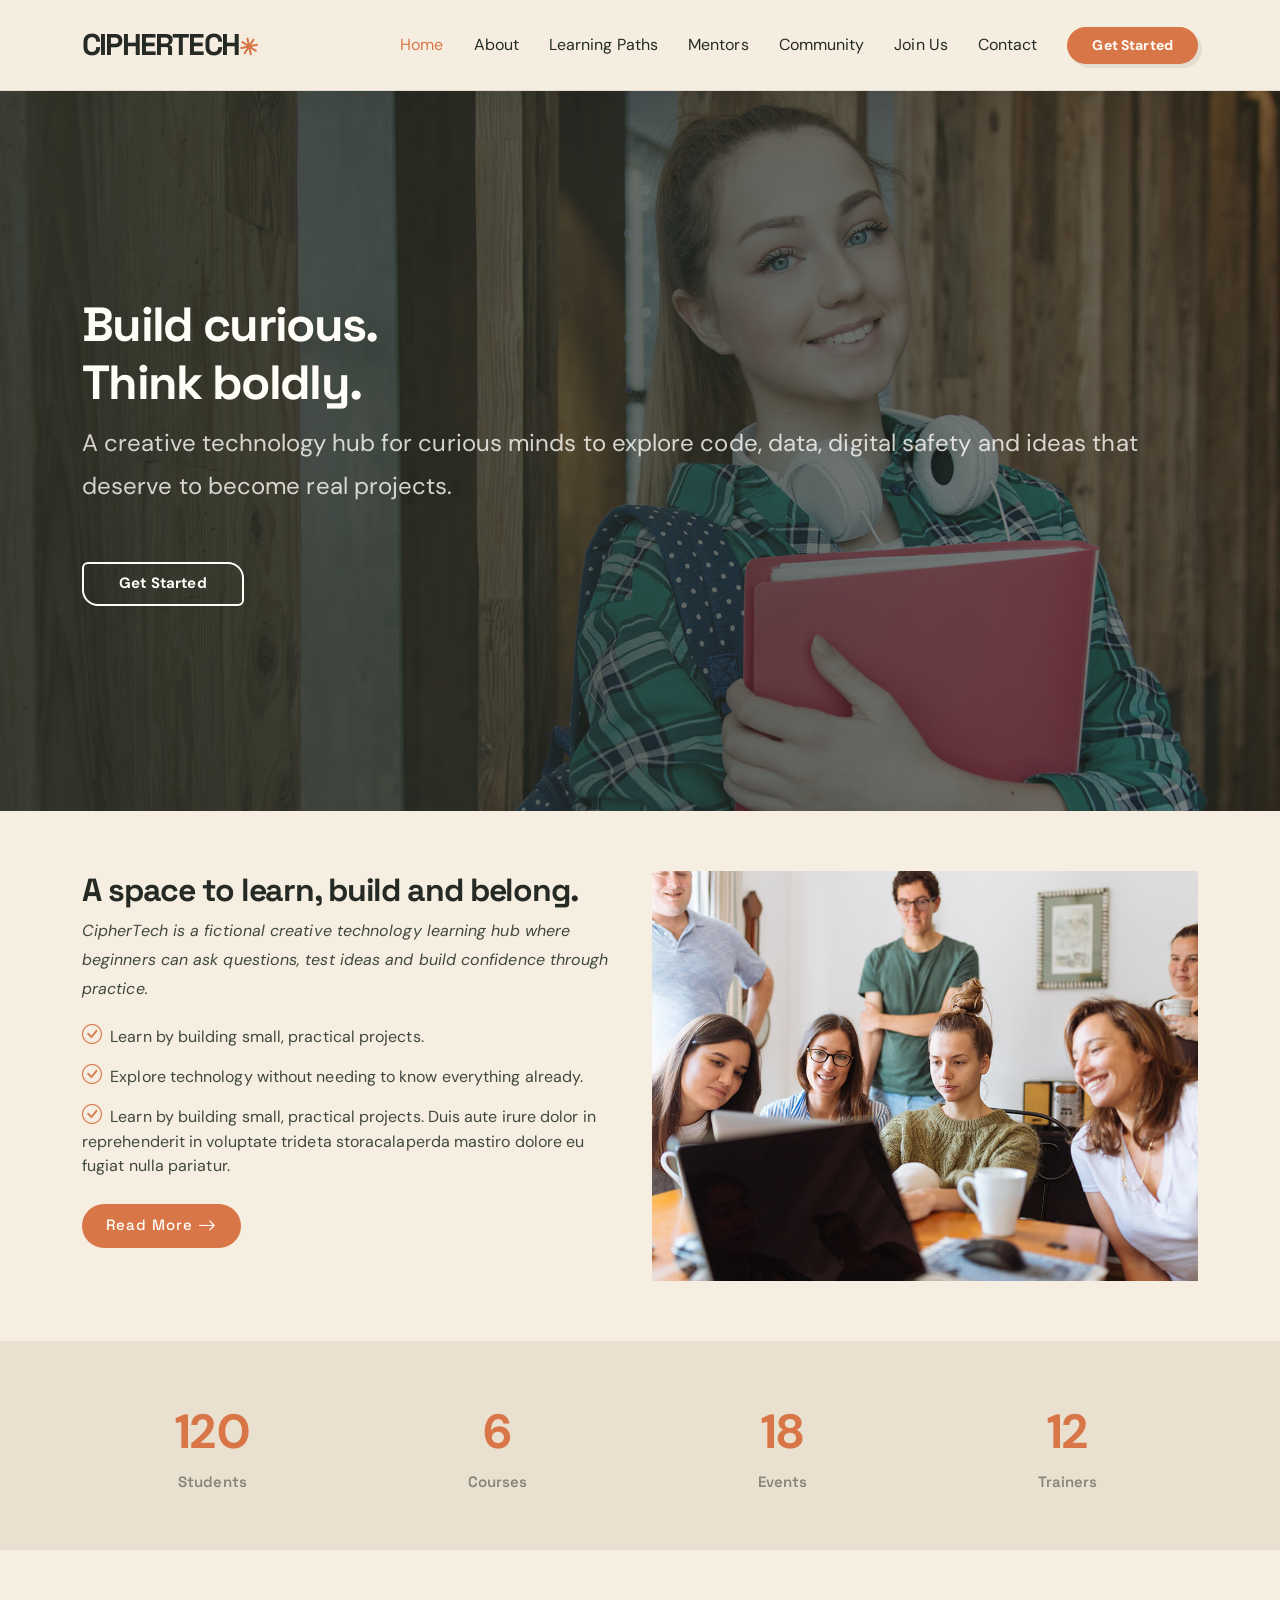
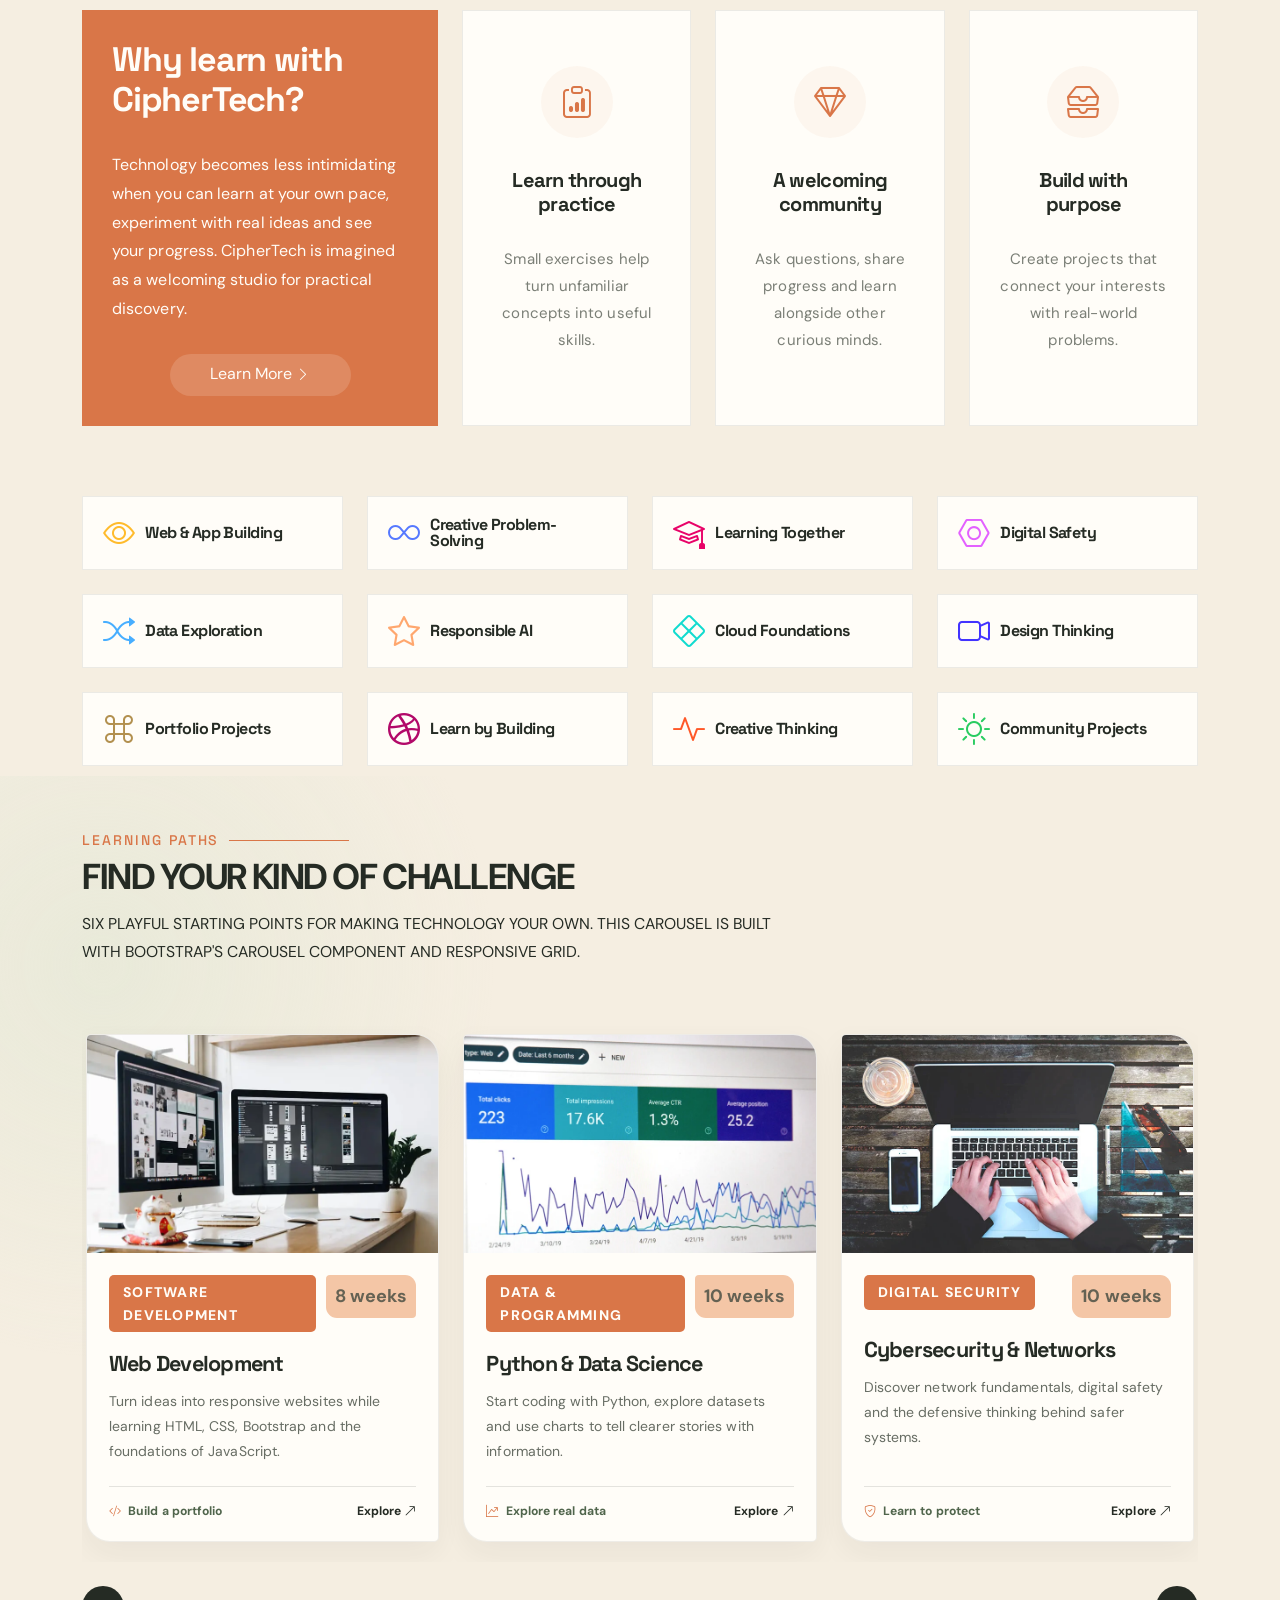
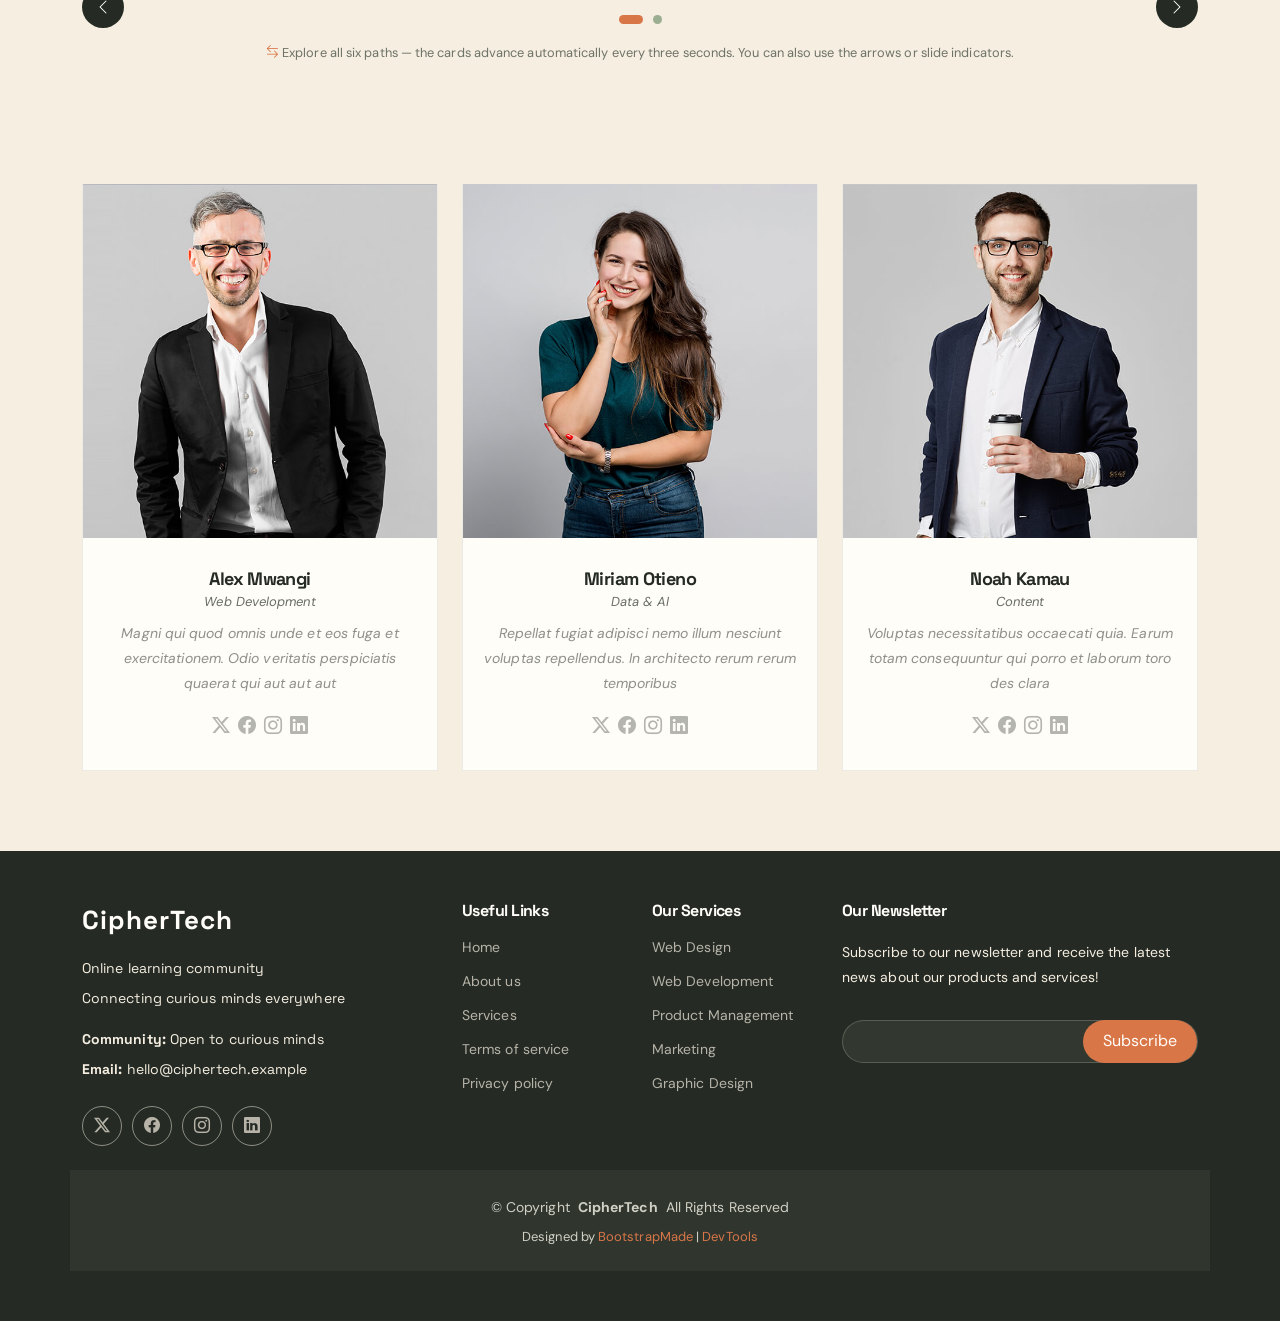
<file: index.html>
<!DOCTYPE html>
<html lang="en">

<head>
  <meta charset="utf-8">
  <meta content="width=device-width, initial-scale=1.0" name="viewport">
  <title>CipherTech | Creative Technology Hub</title>
  <meta name="description" content="A creative technology learning hub for curious minds to explore software, data, cybersecurity, cloud and digital design.">
  <meta name="keywords" content="CipherTech, creative technology, learning, Bootstrap, web development">

  <!-- Favicons -->
  <link href="assets/img/favicon.png" rel="icon">
  <link href="assets/img/apple-touch-icon.png" rel="apple-touch-icon">

  <!-- Fonts -->
  <link href="https://fonts.googleapis.com" rel="preconnect">
  <link href="https://fonts.gstatic.com" rel="preconnect" crossorigin>
  <link href="https://fonts.googleapis.com/css2?family=DM+Sans:wght@400;500;600;700&family=Space+Grotesk:wght@400;500;600;700&display=swap" rel="stylesheet">

  <!-- Vendor CSS Files -->
  <link href="assets/vendor/bootstrap/css/bootstrap.min.css" rel="stylesheet">
  <link href="assets/vendor/bootstrap-icons/bootstrap-icons.css" rel="stylesheet">
  <link href="assets/vendor/aos/aos.css" rel="stylesheet">
  <link href="assets/vendor/glightbox/css/glightbox.min.css" rel="stylesheet">
  <link href="assets/vendor/swiper/swiper-bundle.min.css" rel="stylesheet">

  <!-- Main CSS File -->
  <link href="assets/css/main.css" rel="stylesheet">
  <link href="assets/css/ciphertech-custom.css" rel="stylesheet">

  <!-- =======================================================
  * Template Name: Mentor
  * Template URL: https://bootstrapmade.com/mentor-free-education-bootstrap-theme/
  * Updated: Jul 07 2025 with Bootstrap v5.3.7
  * Author: BootstrapMade.com
  * License: https://bootstrapmade.com/license/
  ======================================================== -->
</head>

<body class="index-page">

  <header id="header" class="header d-flex align-items-center sticky-top">
    <div class="container-fluid container-xl position-relative d-flex align-items-center">

      <a href="index.html" class="logo d-flex align-items-center me-auto">
        <!-- Uncomment the line below if you also wish to use an image logo -->
        <!-- <img src="assets/img/logo.webp" alt=""> -->
        <h1 class="sitename">CipherTech</h1>
      </a>

      <nav id="navmenu" class="navmenu">
        <ul>
          <li><a href="index.html" class="active">Home<br></a></li>
          <li><a href="about.html">About</a></li>
          <li><a href="courses.html">Learning Paths</a></li>
          <li><a href="trainers.html">Mentors</a></li>
          <li><a href="events.html">Community</a></li>
          <li><a href="pricing.html">Join Us</a></li>
          
          <li><a href="contact.html">Contact</a></li>
        </ul>
        <i class="mobile-nav-toggle d-xl-none bi bi-list"></i>
      </nav>

      <a class="btn-getstarted" href="courses.html">Get Started</a>

    </div>
  </header>

  <main class="main">

    <!-- Hero Section -->
    <section id="hero" class="hero section dark-background">

      <img src="assets/img/hero-bg.jpg" alt="" data-aos="fade-in">

      <div class="container">
        <h2 data-aos="fade-up" data-aos-delay="100">Build curious.<br>Think boldly.</h2>
        <p data-aos="fade-up" data-aos-delay="200">A creative technology hub for curious minds to explore code, data, digital safety and ideas that deserve to become real projects.</p>
        <div class="d-flex mt-4" data-aos="fade-up" data-aos-delay="300">
          <a href="courses.html" class="btn-get-started">Get Started</a>
        </div>
      </div>

    </section><!-- /Hero Section -->

    <!-- About Section -->
    <section id="about" class="about section">

      <div class="container">

        <div class="row gy-4">

          <div class="col-lg-6 order-1 order-lg-2" data-aos="fade-up" data-aos-delay="100">
            <img src="assets/img/about.jpg" class="img-fluid" alt="">
          </div>

          <div class="col-lg-6 order-2 order-lg-1 content" data-aos="fade-up" data-aos-delay="200">
            <h3>A space to learn, build and belong.</h3>
            <p class="fst-italic">
              CipherTech is a fictional creative technology learning hub where beginners can ask questions, test ideas and build confidence through practice.
            </p>
            <ul>
              <li><i class="bi bi-check-circle"></i> <span>Learn by building small, practical projects.</span></li>
              <li><i class="bi bi-check-circle"></i> <span>Explore technology without needing to know everything already.</span></li>
              <li><i class="bi bi-check-circle"></i> <span>Learn by building small, practical projects. Duis aute irure dolor in reprehenderit in voluptate trideta storacalaperda mastiro dolore eu fugiat nulla pariatur.</span></li>
            </ul>
            <a href="#" class="read-more"><span>Read More</span><i class="bi bi-arrow-right"></i></a>
          </div>

        </div>

      </div>

    </section><!-- /About Section -->

    <!-- Counts Section: fictional example figures for this student project -->
    <section id="counts" class="section counts light-background">

      <div class="container" data-aos="fade-up" data-aos-delay="100">

        <div class="row gy-4">

          <div class="col-lg-3 col-md-6">
            <div class="stats-item text-center w-100 h-100">
              <span data-purecounter-start="0" data-purecounter-end="120" data-purecounter-duration="1" class="purecounter"></span>
              <p>Students</p>
            </div>
          </div><!-- End Stats Item -->

          <div class="col-lg-3 col-md-6">
            <div class="stats-item text-center w-100 h-100">
              <span data-purecounter-start="0" data-purecounter-end="6" data-purecounter-duration="1" class="purecounter"></span>
              <p>Courses</p>
            </div>
          </div><!-- End Stats Item -->

          <div class="col-lg-3 col-md-6">
            <div class="stats-item text-center w-100 h-100">
              <span data-purecounter-start="0" data-purecounter-end="18" data-purecounter-duration="1" class="purecounter"></span>
              <p>Events</p>
            </div>
          </div><!-- End Stats Item -->

          <div class="col-lg-3 col-md-6">
            <div class="stats-item text-center w-100 h-100">
              <span data-purecounter-start="0" data-purecounter-end="12" data-purecounter-duration="1" class="purecounter"></span>
              <p>Trainers</p>
            </div>
          </div><!-- End Stats Item -->

        </div>

      </div>

    </section><!-- /Counts Section -->

    <!-- Why Us Section -->
    <section id="why-us" class="section why-us">

      <div class="container">

        <div class="row gy-4">

          <div class="col-lg-4" data-aos="fade-up" data-aos-delay="100">
            <div class="why-box">
              <h3>Why learn with CipherTech?</h3>
              <p>
                Technology becomes less intimidating when you can learn at your own pace, experiment with real ideas and see your progress. CipherTech is imagined as a welcoming studio for practical discovery.
              </p>
              <div class="text-center">
                <a href="about.html" class="more-btn"><span>Learn More</span> <i class="bi bi-chevron-right"></i></a>
              </div>
            </div>
          </div><!-- End Why Box -->

          <div class="col-lg-8 d-flex align-items-stretch">
            <div class="row gy-4" data-aos="fade-up" data-aos-delay="200">

              <div class="col-xl-4">
                <div class="icon-box d-flex flex-column justify-content-center align-items-center">
                  <i class="bi bi-clipboard-data"></i>
                  <h4>Learn through practice</h4>
                  <p>Small exercises help turn unfamiliar concepts into useful skills.</p>
                </div>
              </div><!-- End Icon Box -->

              <div class="col-xl-4" data-aos="fade-up" data-aos-delay="300">
                <div class="icon-box d-flex flex-column justify-content-center align-items-center">
                  <i class="bi bi-gem"></i>
                  <h4>A welcoming community</h4>
                  <p>Ask questions, share progress and learn alongside other curious minds.</p>
                </div>
              </div><!-- End Icon Box -->

              <div class="col-xl-4" data-aos="fade-up" data-aos-delay="400">
                <div class="icon-box d-flex flex-column justify-content-center align-items-center">
                  <i class="bi bi-inboxes"></i>
                  <h4>Build with purpose</h4>
                  <p>Create projects that connect your interests with real-world problems.</p>
                </div>
              </div><!-- End Icon Box -->

            </div>
          </div>

        </div>

      </div>

    </section><!-- /Why Us Section -->

    <!-- Features Section -->
    <section id="features" class="features section">

      <div class="container">

        <div class="row gy-4">

          <div class="col-lg-3 col-md-4" data-aos="fade-up" data-aos-delay="100">
            <div class="features-item">
              <i class="bi bi-eye" style="color: #ffbb2c;"></i>
              <h3><a href="" class="stretched-link">Web & App Building</a></h3>
            </div>
          </div><!-- End Feature Item -->

          <div class="col-lg-3 col-md-4" data-aos="fade-up" data-aos-delay="200">
            <div class="features-item">
              <i class="bi bi-infinity" style="color: #5578ff;"></i>
              <h3><a href="" class="stretched-link">Creative Problem-Solving</a></h3>
            </div>
          </div><!-- End Feature Item -->

          <div class="col-lg-3 col-md-4" data-aos="fade-up" data-aos-delay="300">
            <div class="features-item">
              <i class="bi bi-mortarboard" style="color: #e80368;"></i>
              <h3><a href="" class="stretched-link">Learning Together</a></h3>
            </div>
          </div><!-- End Feature Item -->

          <div class="col-lg-3 col-md-4" data-aos="fade-up" data-aos-delay="400">
            <div class="features-item">
              <i class="bi bi-nut" style="color: #e361ff;"></i>
              <h3><a href="" class="stretched-link">Digital Safety</a></h3>
            </div>
          </div><!-- End Feature Item -->

          <div class="col-lg-3 col-md-4" data-aos="fade-up" data-aos-delay="500">
            <div class="features-item">
              <i class="bi bi-shuffle" style="color: #47aeff;"></i>
              <h3><a href="" class="stretched-link">Data Exploration</a></h3>
            </div>
          </div><!-- End Feature Item -->

          <div class="col-lg-3 col-md-4" data-aos="fade-up" data-aos-delay="600">
            <div class="features-item">
              <i class="bi bi-star" style="color: #ffa76e;"></i>
              <h3><a href="" class="stretched-link">Responsible AI</a></h3>
            </div>
          </div><!-- End Feature Item -->

          <div class="col-lg-3 col-md-4" data-aos="fade-up" data-aos-delay="700">
            <div class="features-item">
              <i class="bi bi-x-diamond" style="color: #11dbcf;"></i>
              <h3><a href="" class="stretched-link">Cloud Foundations</a></h3>
            </div>
          </div><!-- End Feature Item -->

          <div class="col-lg-3 col-md-4" data-aos="fade-up" data-aos-delay="800">
            <div class="features-item">
              <i class="bi bi-camera-video" style="color: #4233ff;"></i>
              <h3><a href="" class="stretched-link">Design Thinking</a></h3>
            </div>
          </div><!-- End Feature Item -->

          <div class="col-lg-3 col-md-4" data-aos="fade-up" data-aos-delay="900">
            <div class="features-item">
              <i class="bi bi-command" style="color: #b2904f;"></i>
              <h3><a href="" class="stretched-link">Portfolio Projects</a></h3>
            </div>
          </div><!-- End Feature Item -->

          <div class="col-lg-3 col-md-4" data-aos="fade-up" data-aos-delay="1000">
            <div class="features-item">
              <i class="bi bi-dribbble" style="color: #b20969;"></i>
              <h3><a href="" class="stretched-link">Learn by Building</a></h3>
            </div>
          </div><!-- End Feature Item -->

          <div class="col-lg-3 col-md-4" data-aos="fade-up" data-aos-delay="1100">
            <div class="features-item">
              <i class="bi bi-activity" style="color: #ff5828;"></i>
              <h3><a href="" class="stretched-link">Creative Thinking</a></h3>
            </div>
          </div><!-- End Feature Item -->

          <div class="col-lg-3 col-md-4" data-aos="fade-up" data-aos-delay="1200">
            <div class="features-item">
              <i class="bi bi-brightness-high" style="color: #29cc61;"></i>
              <h3><a href="" class="stretched-link">Community Projects</a></h3>
            </div>
          </div><!-- End Feature Item -->

        </div>

      </div>

    </section><!-- /Features Section -->

    <!-- CipherTech Learning Paths: Bootstrap Carousel -->
    <section id="courses" class="courses section cipher-learning-section">
      <div class="container section-title" data-aos="fade-up">
        <h2>Learning Paths</h2>
        <p>Find your kind of challenge</p>
        <p class="cipher-section-intro">Six playful starting points for making technology your own. This carousel is built with Bootstrap's carousel component and responsive grid.</p>
      </div>
      <div class="container">
        <div id="learningPathCarousel" class="carousel slide ciphertech-carousel" data-bs-ride="carousel" data-bs-interval="3000" data-bs-pause="hover" data-bs-touch="true" aria-label="CipherTech learning path cards">
          <div class="carousel-indicators">
            <button type="button" data-bs-target="#learningPathCarousel" data-bs-slide-to="0" class="active" aria-current="true" aria-label="Show learning paths one through three"></button>
            <button type="button" data-bs-target="#learningPathCarousel" data-bs-slide-to="1" aria-label="Show learning paths four through six"></button>
          </div>
          <div class="carousel-inner">
            <div class="carousel-item active">
              <div class="row justify-content-center g-4">
          <div class="col-12 col-md-6 col-lg-4 d-flex align-items-stretch" data-aos="fade-up" data-aos-delay="80">
            <article class="course-item cipher-course-card h-100">
              <img src="assets/img/course/course-1.webp" class="img-fluid" alt="A learner working on a website design" loading="lazy">
              <div class="course-content">
                <div class="d-flex justify-content-between align-items-center mb-3 course-card-meta">
                  <p class="category">SOFTWARE DEVELOPMENT</p>
                  <p class="price">8 weeks</p>
                </div>
                <h3><a href="course-details.html">Web Development</a></h3>
                <p class="description">Turn ideas into responsive websites while learning HTML, CSS, Bootstrap and the foundations of JavaScript.</p>
                <div class="cipher-course-bottom">
                  <span><i class="bi bi-code-slash" aria-hidden="true"></i> Build a portfolio</span>
                  <a href="course-details.html" aria-label="View the learning outline for Web Development">Explore <i class="bi bi-arrow-up-right" aria-hidden="true"></i></a>
                </div>
              </div>
            </article>
          </div>
          <div class="col-12 col-md-6 col-lg-4 d-flex align-items-stretch" data-aos="fade-up" data-aos-delay="160">
            <article class="course-item cipher-course-card h-100">
              <img src="assets/img/course/course-2.webp" class="img-fluid" alt="A collaborative digital learning session" loading="lazy">
              <div class="course-content">
                <div class="d-flex justify-content-between align-items-center mb-3 course-card-meta">
                  <p class="category">DATA & PROGRAMMING</p>
                  <p class="price">10 weeks</p>
                </div>
                <h3><a href="course-details.html">Python & Data Science</a></h3>
                <p class="description">Start coding with Python, explore datasets and use charts to tell clearer stories with information.</p>
                <div class="cipher-course-bottom">
                  <span><i class="bi bi-graph-up-arrow" aria-hidden="true"></i> Explore real data</span>
                  <a href="course-details.html" aria-label="View the learning outline for Python & Data Science">Explore <i class="bi bi-arrow-up-right" aria-hidden="true"></i></a>
                </div>
              </div>
            </article>
          </div>
          <div class="col-12 col-md-6 col-lg-4 d-flex align-items-stretch" data-aos="fade-up" data-aos-delay="240">
            <article class="course-item cipher-course-card h-100">
              <img src="assets/img/course/course-3.webp" class="img-fluid" alt="Creative work in a digital learning environment" loading="lazy">
              <div class="course-content">
                <div class="d-flex justify-content-between align-items-center mb-3 course-card-meta">
                  <p class="category">DIGITAL SECURITY</p>
                  <p class="price">10 weeks</p>
                </div>
                <h3><a href="course-details.html">Cybersecurity & Networks</a></h3>
                <p class="description">Discover network fundamentals, digital safety and the defensive thinking behind safer systems.</p>
                <div class="cipher-course-bottom">
                  <span><i class="bi bi-shield-check" aria-hidden="true"></i> Learn to protect</span>
                  <a href="course-details.html" aria-label="View the learning outline for Cybersecurity & Networks">Explore <i class="bi bi-arrow-up-right" aria-hidden="true"></i></a>
                </div>
              </div>
            </article>
          </div>
              </div>
            </div>
            <div class="carousel-item">
              <div class="row justify-content-center g-4">
          <div class="col-12 col-md-6 col-lg-4 d-flex align-items-stretch" data-aos="fade-up" data-aos-delay="80">
            <article class="course-item cipher-course-card h-100">
              <img src="assets/img/course/course-details-1.webp" class="img-fluid" alt="A technology course workspace" loading="lazy">
              <div class="course-content">
                <div class="d-flex justify-content-between align-items-center mb-3 course-card-meta">
                  <p class="category">INTELLIGENT SYSTEMS</p>
                  <p class="price">12 weeks</p>
                </div>
                <h3><a href="course-details.html">AI & Machine Learning</a></h3>
                <p class="description">Get an introduction to data-driven models, pattern recognition and responsible applications of AI.</p>
                <div class="cipher-course-bottom">
                  <span><i class="bi bi-stars" aria-hidden="true"></i> Experiment with models</span>
                  <a href="course-details.html" aria-label="View the learning outline for AI & Machine Learning">Explore <i class="bi bi-arrow-up-right" aria-hidden="true"></i></a>
                </div>
              </div>
            </article>
          </div>
          <div class="col-12 col-md-6 col-lg-4 d-flex align-items-stretch" data-aos="fade-up" data-aos-delay="160">
            <article class="course-item cipher-course-card h-100">
              <img src="assets/img/illustration/illustration-10.webp" class="img-fluid" alt="Illustration for cloud and digital systems learning" loading="lazy">
              <div class="course-content">
                <div class="d-flex justify-content-between align-items-center mb-3 course-card-meta">
                  <p class="category">CLOUD & INFRASTRUCTURE</p>
                  <p class="price">8 weeks</p>
                </div>
                <h3><a href="course-details.html">Cloud & DevOps</a></h3>
                <p class="description">Understand cloud concepts, version control and the workflow used to deliver applications reliably.</p>
                <div class="cipher-course-bottom">
                  <span><i class="bi bi-cloud-arrow-up" aria-hidden="true"></i> Deploy an idea</span>
                  <a href="course-details.html" aria-label="View the learning outline for Cloud & DevOps">Explore <i class="bi bi-arrow-up-right" aria-hidden="true"></i></a>
                </div>
              </div>
            </article>
          </div>
          <div class="col-12 col-md-6 col-lg-4 d-flex align-items-stretch" data-aos="fade-up" data-aos-delay="240">
            <article class="course-item cipher-course-card h-100">
              <img src="assets/img/illustration/illustration-11.webp" class="img-fluid" alt="Illustration for user experience and creative technology" loading="lazy">
              <div class="course-content">
                <div class="d-flex justify-content-between align-items-center mb-3 course-card-meta">
                  <p class="category">DESIGN & CREATIVITY</p>
                  <p class="price">6 weeks</p>
                </div>
                <h3><a href="course-details.html">UI/UX & Creative Technology</a></h3>
                <p class="description">Combine visual thinking, wireframes and prototypes to design digital experiences people enjoy using.</p>
                <div class="cipher-course-bottom">
                  <span><i class="bi bi-palette" aria-hidden="true"></i> Design with purpose</span>
                  <a href="course-details.html" aria-label="View the learning outline for UI/UX & Creative Technology">Explore <i class="bi bi-arrow-up-right" aria-hidden="true"></i></a>
                </div>
              </div>
            </article>
          </div>
              </div>
            </div>
          </div>
          <button class="carousel-control-prev cipher-carousel-control" type="button" data-bs-target="#learningPathCarousel" data-bs-slide="prev">
            <span class="carousel-control-prev-icon" aria-hidden="true"></span>
            <span class="visually-hidden">Previous learning paths</span>
          </button>
          <button class="carousel-control-next cipher-carousel-control" type="button" data-bs-target="#learningPathCarousel" data-bs-slide="next">
            <span class="carousel-control-next-icon" aria-hidden="true"></span>
            <span class="visually-hidden">Next learning paths</span>
          </button>
        </div>
        <p class="cipher-carousel-note"><i class="bi bi-arrow-left-right" aria-hidden="true"></i> Explore all six paths — the cards advance automatically every three seconds. You can also use the arrows or slide indicators.</p>
      </div>
    </section><!-- /CipherTech Learning Paths -->

    <!-- Trainers Index Section -->
    <section id="trainers-index" class="section trainers-index">

      <div class="container">

        <div class="row">

          <div class="col-lg-4 col-md-6 d-flex" data-aos="fade-up" data-aos-delay="100">
            <div class="member">
              <img src="assets/img/trainers/trainer-1.jpg" class="img-fluid" alt="">
              <div class="member-content">
                <h4>Alex Mwangi</h4>
                <span>Web Development</span>
                <p>
                  Magni qui quod omnis unde et eos fuga et exercitationem. Odio veritatis perspiciatis quaerat qui aut aut aut
                </p>
                <div class="social">
                  <a href=""><i class="bi bi-twitter-x"></i></a>
                  <a href=""><i class="bi bi-facebook"></i></a>
                  <a href=""><i class="bi bi-instagram"></i></a>
                  <a href=""><i class="bi bi-linkedin"></i></a>
                </div>
              </div>
            </div>
          </div><!-- End Team Member -->

          <div class="col-lg-4 col-md-6 d-flex" data-aos="fade-up" data-aos-delay="200">
            <div class="member">
              <img src="assets/img/trainers/trainer-2.jpg" class="img-fluid" alt="">
              <div class="member-content">
                <h4>Miriam Otieno</h4>
                <span>Data & AI</span>
                <p>
                  Repellat fugiat adipisci nemo illum nesciunt voluptas repellendus. In architecto rerum rerum temporibus
                </p>
                <div class="social">
                  <a href=""><i class="bi bi-twitter-x"></i></a>
                  <a href=""><i class="bi bi-facebook"></i></a>
                  <a href=""><i class="bi bi-instagram"></i></a>
                  <a href=""><i class="bi bi-linkedin"></i></a>
                </div>
              </div>
            </div>
          </div><!-- End Team Member -->

          <div class="col-lg-4 col-md-6 d-flex" data-aos="fade-up" data-aos-delay="300">
            <div class="member">
              <img src="assets/img/trainers/trainer-3.jpg" class="img-fluid" alt="">
              <div class="member-content">
                <h4>Noah Kamau</h4>
                <span>Content</span>
                <p>
                  Voluptas necessitatibus occaecati quia. Earum totam consequuntur qui porro et laborum toro des clara
                </p>
                <div class="social">
                  <a href=""><i class="bi bi-twitter-x"></i></a>
                  <a href=""><i class="bi bi-facebook"></i></a>
                  <a href=""><i class="bi bi-instagram"></i></a>
                  <a href=""><i class="bi bi-linkedin"></i></a>
                </div>
              </div>
            </div>
          </div><!-- End Team Member -->

        </div>

      </div>

    </section><!-- /Trainers Index Section -->

  </main>

  <footer id="footer" class="footer position-relative light-background">

    <div class="container footer-top">
      <div class="row gy-4">
        <div class="col-lg-4 col-md-6 footer-about">
          <a href="index.html" class="logo d-flex align-items-center">
            <span class="sitename">CipherTech</span>
          </a>
          <div class="footer-contact pt-3">
            <p>Online learning community</p>
            <p>Connecting curious minds everywhere</p>
            <p class="mt-3"><strong>Community:</strong> <span>Open to curious minds</span></p>
            <p><strong>Email:</strong> <span>hello@ciphertech.example</span></p>
          </div>
          <div class="social-links d-flex mt-4">
            <a href=""><i class="bi bi-twitter-x"></i></a>
            <a href=""><i class="bi bi-facebook"></i></a>
            <a href=""><i class="bi bi-instagram"></i></a>
            <a href=""><i class="bi bi-linkedin"></i></a>
          </div>
        </div>

        <div class="col-lg-2 col-md-3 footer-links">
          <h4>Useful Links</h4>
          <ul>
            <li><a href="#">Home</a></li>
            <li><a href="#">About us</a></li>
            <li><a href="#">Services</a></li>
            <li><a href="#">Terms of service</a></li>
            <li><a href="#">Privacy policy</a></li>
          </ul>
        </div>

        <div class="col-lg-2 col-md-3 footer-links">
          <h4>Our Services</h4>
          <ul>
            <li><a href="#">Web Design</a></li>
            <li><a href="#">Web Development</a></li>
            <li><a href="#">Product Management</a></li>
            <li><a href="#">Marketing</a></li>
            <li><a href="#">Graphic Design</a></li>
          </ul>
        </div>

        <div class="col-lg-4 col-md-12 footer-newsletter">
          <h4>Our Newsletter</h4>
          <p>Subscribe to our newsletter and receive the latest news about our products and services!</p>
          <form action="forms/newsletter.php" method="post" class="php-email-form">
            <div class="newsletter-form"><input type="email" name="email"><input type="submit" value="Subscribe"></div>
            <div class="loading">Loading</div>
            <div class="error-message"></div>
            <div class="sent-message">Your subscription request has been sent. Thank you!</div>
          </form>
        </div>

      </div>
    </div>

    <div class="container copyright text-center mt-4">
      <p>© <span>Copyright</span> <strong class="px-1 sitename">CipherTech</strong> <span>All Rights Reserved</span></p>
      <div class="credits">
        <!-- All the links in the footer should remain intact. -->
        <!-- You can delete the links only if you've purchased the pro version. -->
        <!-- Licensing information: https://bootstrapmade.com/license/ -->
        <!-- Purchase the pro version with working PHP/AJAX contact form: [buy-url] -->
        Designed by <a href="https://bootstrapmade.com/">BootstrapMade</a> | <a href="https://bootstrapmade.com/tools/">DevTools</a>
      </div>
    </div>

  </footer>

  <!-- Scroll Top -->
  <a href="#" id="scroll-top" class="scroll-top d-flex align-items-center justify-content-center"><i class="bi bi-arrow-up-short"></i></a>

  <!-- Preloader -->
  <div id="preloader"></div>

  <!-- Vendor JS Files -->
  <script src="assets/vendor/bootstrap/js/bootstrap.bundle.min.js"></script>
  <script src="assets/vendor/php-email-form/validate.js"></script>
  <script src="assets/vendor/aos/aos.js"></script>
  <script src="assets/vendor/glightbox/js/glightbox.min.js"></script>
  <script src="assets/vendor/purecounter/purecounter_vanilla.js"></script>
  <script src="assets/vendor/swiper/swiper-bundle.min.js"></script>

  <!-- Main JS File -->
  <script src="assets/js/main.js"></script>

</body>

</html>
</file>
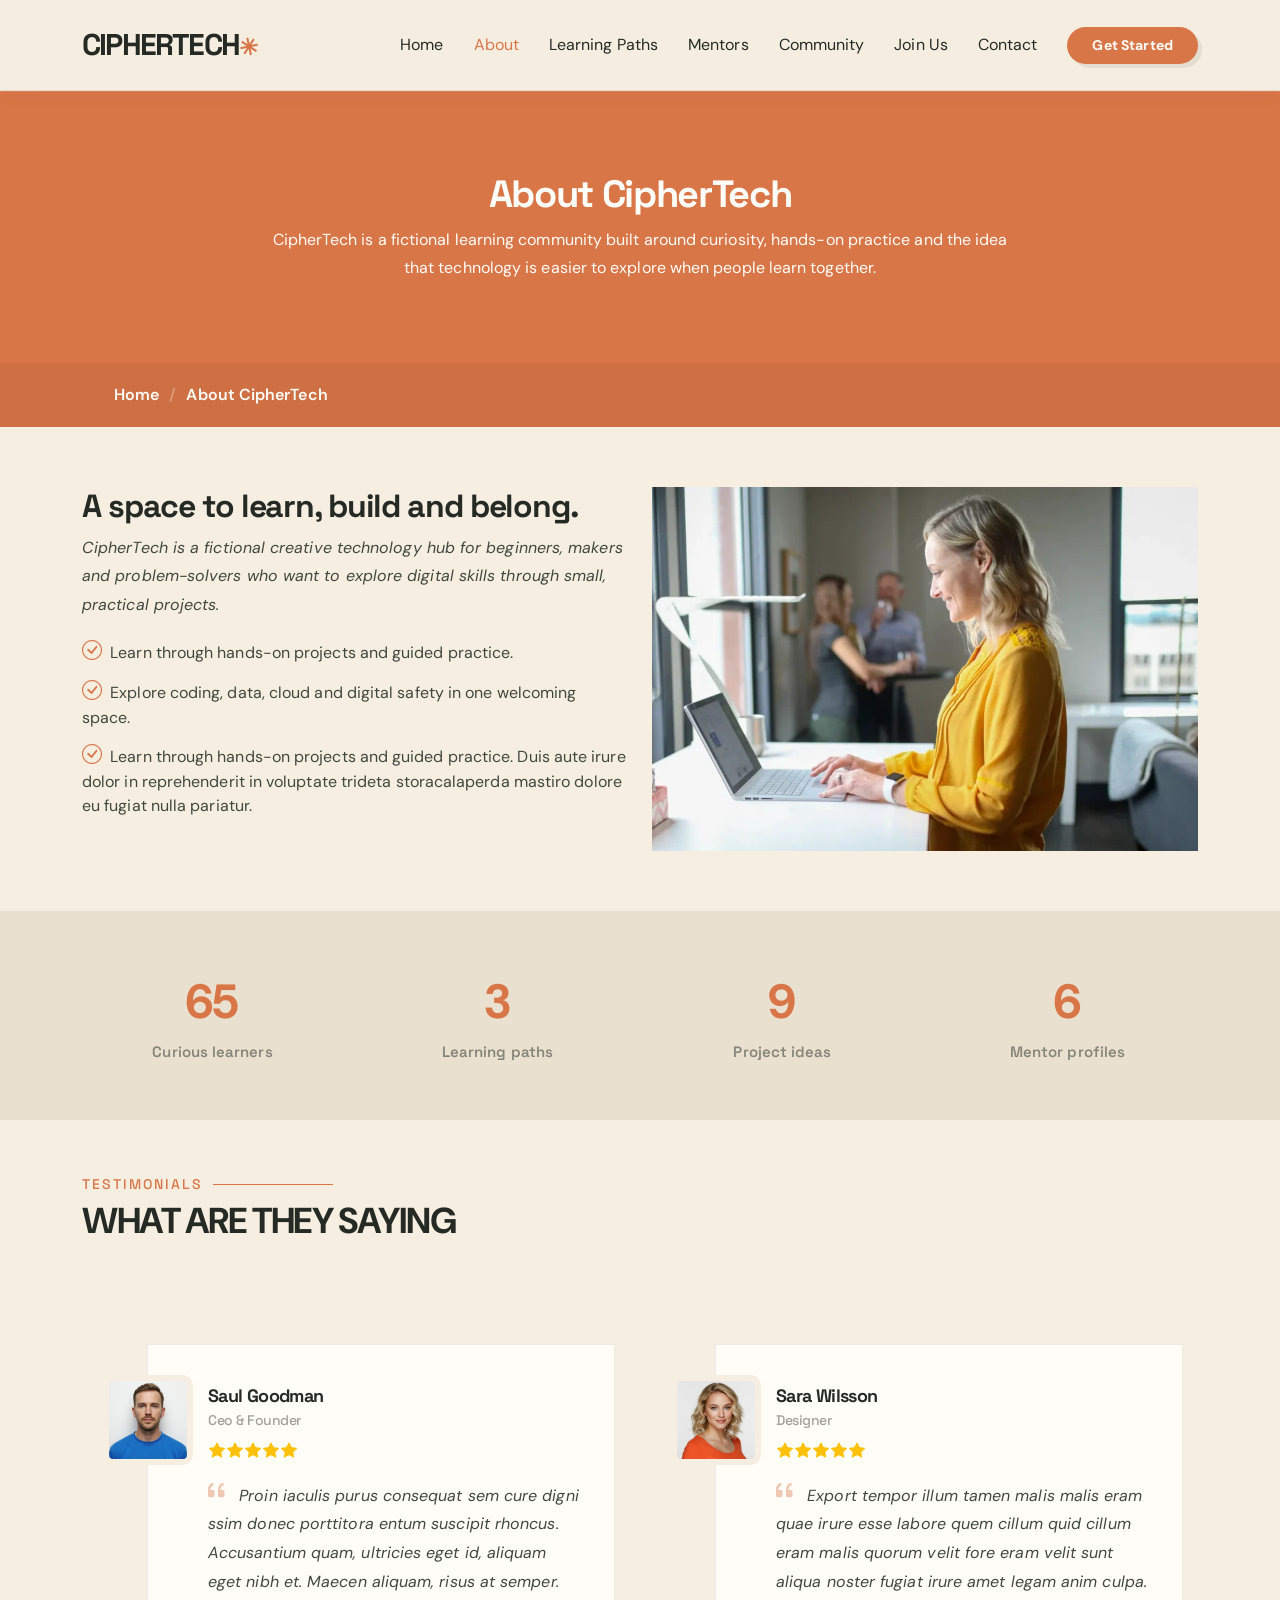
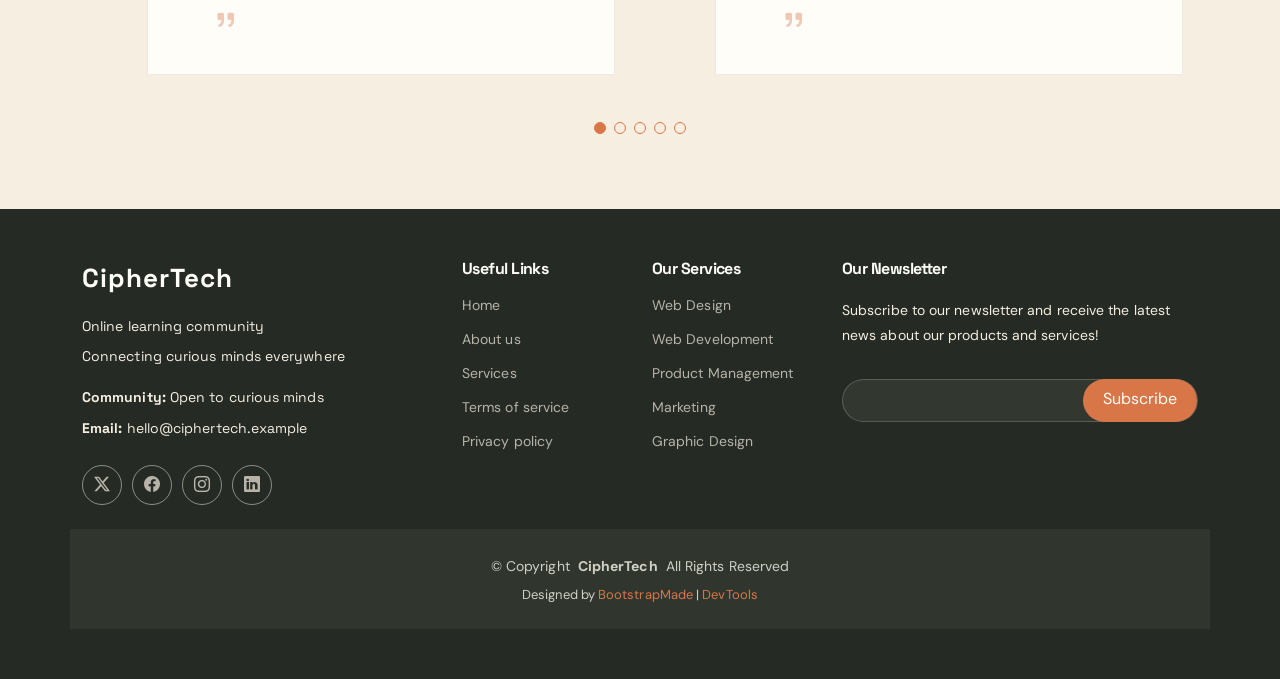
<file: about.html>
<!DOCTYPE html>
<html lang="en">

<head>
  <meta charset="utf-8">
  <meta content="width=device-width, initial-scale=1.0" name="viewport">
  <title>About CipherTech | Creative Technology Hub</title>
  <meta name="description" content="Learn about CipherTech, a fictional creative technology hub built around curiosity, practical learning and collaboration.">
  <meta name="keywords" content="CipherTech, creative technology, learning, Bootstrap, web development">

  <!-- Favicons -->
  <link href="assets/img/favicon.png" rel="icon">
  <link href="assets/img/apple-touch-icon.png" rel="apple-touch-icon">

  <!-- Fonts -->
  <link href="https://fonts.googleapis.com" rel="preconnect">
  <link href="https://fonts.gstatic.com" rel="preconnect" crossorigin>
  <link href="https://fonts.googleapis.com/css2?family=DM+Sans:wght@400;500;600;700&family=Space+Grotesk:wght@400;500;600;700&display=swap" rel="stylesheet">

  <!-- Vendor CSS Files -->
  <link href="assets/vendor/bootstrap/css/bootstrap.min.css" rel="stylesheet">
  <link href="assets/vendor/bootstrap-icons/bootstrap-icons.css" rel="stylesheet">
  <link href="assets/vendor/aos/aos.css" rel="stylesheet">
  <link href="assets/vendor/glightbox/css/glightbox.min.css" rel="stylesheet">
  <link href="assets/vendor/swiper/swiper-bundle.min.css" rel="stylesheet">

  <!-- Main CSS File -->
  <link href="assets/css/main.css" rel="stylesheet">
  <link href="assets/css/ciphertech-custom.css" rel="stylesheet">

  <!-- =======================================================
  * Template Name: Mentor
  * Template URL: https://bootstrapmade.com/mentor-free-education-bootstrap-theme/
  * Updated: Jul 07 2025 with Bootstrap v5.3.7
  * Author: BootstrapMade.com
  * License: https://bootstrapmade.com/license/
  ======================================================== -->
</head>

<body class="about-page">

  <header id="header" class="header d-flex align-items-center sticky-top">
    <div class="container-fluid container-xl position-relative d-flex align-items-center">

      <a href="index.html" class="logo d-flex align-items-center me-auto">
        <!-- Uncomment the line below if you also wish to use an image logo -->
        <!-- <img src="assets/img/logo.webp" alt=""> -->
        <h1 class="sitename">CipherTech</h1>
      </a>

      <nav id="navmenu" class="navmenu">
        <ul>
          <li><a href="index.html">Home<br></a></li>
          <li><a href="about.html" class="active">About</a></li>
          <li><a href="courses.html">Learning Paths</a></li>
          <li><a href="trainers.html">Mentors</a></li>
          <li><a href="events.html">Community</a></li>
          <li><a href="pricing.html">Join Us</a></li>
          
          <li><a href="contact.html">Contact</a></li>
        </ul>
        <i class="mobile-nav-toggle d-xl-none bi bi-list"></i>
      </nav>

      <a class="btn-getstarted" href="courses.html">Get Started</a>

    </div>
  </header>

  <main class="main">

    <!-- Page Title -->
    <div class="page-title" data-aos="fade">
      <div class="heading">
        <div class="container">
          <div class="row d-flex justify-content-center text-center">
            <div class="col-lg-8">
              <h1>About CipherTech</h1>
              <p class="mb-0">CipherTech is a fictional learning community built around curiosity, hands-on practice and the idea that technology is easier to explore when people learn together.</p>
            </div>
          </div>
        </div>
      </div>
      <nav class="breadcrumbs">
        <div class="container">
          <ol>
            <li><a href="index.html">Home</a></li>
            <li class="current">About CipherTech</li>
          </ol>
        </div>
      </nav>
    </div><!-- End Page Title -->

    <!-- About Us Section -->
    <section id="about-us" class="section about-us">

      <div class="container">

        <div class="row gy-4">

          <div class="col-lg-6 order-1 order-lg-2" data-aos="fade-up" data-aos-delay="100">
            <img src="assets/img/about/about-1.webp" class="img-fluid" alt="">
          </div>

          <div class="col-lg-6 order-2 order-lg-1 content" data-aos="fade-up" data-aos-delay="200">
            <h3>A space to learn, build and belong.</h3>
            <p class="fst-italic">
              CipherTech is a fictional creative technology hub for beginners, makers and problem-solvers who want to explore digital skills through small, practical projects.
            </p>
            <ul>
              <li><i class="bi bi-check-circle"></i> <span>Learn through hands-on projects and guided practice.</span></li>
              <li><i class="bi bi-check-circle"></i> <span>Explore coding, data, cloud and digital safety in one welcoming space.</span></li>
              <li><i class="bi bi-check-circle"></i> <span>Learn through hands-on projects and guided practice. Duis aute irure dolor in reprehenderit in voluptate trideta storacalaperda mastiro dolore eu fugiat nulla pariatur.</span></li>
            </ul>
          </div>

        </div>

      </div>

    </section><!-- /About Us Section -->

    <!-- Counts Section -->
    <section id="counts" class="section counts light-background">

      <div class="container" data-aos="fade-up" data-aos-delay="100">

        <div class="row gy-4">

          <div class="col-lg-3 col-md-6">
            <div class="stats-item text-center w-100 h-100">
              <span data-purecounter-start="0" data-purecounter-end="120" data-purecounter-duration="1" class="purecounter"></span>
              <p>Curious learners</p>
            </div>
          </div><!-- End Stats Item -->

          <div class="col-lg-3 col-md-6">
            <div class="stats-item text-center w-100 h-100">
              <span data-purecounter-start="0" data-purecounter-end="6" data-purecounter-duration="1" class="purecounter"></span>
              <p>Learning paths</p>
            </div>
          </div><!-- End Stats Item -->

          <div class="col-lg-3 col-md-6">
            <div class="stats-item text-center w-100 h-100">
              <span data-purecounter-start="0" data-purecounter-end="18" data-purecounter-duration="1" class="purecounter"></span>
              <p>Project ideas</p>
            </div>
          </div><!-- End Stats Item -->

          <div class="col-lg-3 col-md-6">
            <div class="stats-item text-center w-100 h-100">
              <span data-purecounter-start="0" data-purecounter-end="12" data-purecounter-duration="1" class="purecounter"></span>
              <p>Mentor profiles</p>
            </div>
          </div><!-- End Stats Item -->

        </div>

      </div>

    </section><!-- /Counts Section -->

    <!-- Testimonials Section -->
    <section id="testimonials" class="testimonials section">

      <!-- Section Title -->
      <div class="container section-title" data-aos="fade-up">
        <h2>Testimonials</h2>
        <p>What are they saying</p>
      </div><!-- End Section Title -->

      <div class="container" data-aos="fade-up" data-aos-delay="100">

        <div class="swiper init-swiper">
          <script type="application/json" class="swiper-config">
            {
              "loop": true,
              "speed": 600,
              "autoplay": {
                "delay": 5000
              },
              "slidesPerView": "auto",
              "pagination": {
                "el": ".swiper-pagination",
                "type": "bullets",
                "clickable": true
              },
              "breakpoints": {
                "320": {
                  "slidesPerView": 1,
                  "spaceBetween": 40
                },
                "1200": {
                  "slidesPerView": 2,
                  "spaceBetween": 20
                }
              }
            }
          </script>
          <div class="swiper-wrapper">

            <div class="swiper-slide">
              <div class="testimonial-wrap">
                <div class="testimonial-item">
                  <img src="assets/img/person/person-m-9.webp" class="testimonial-img" alt="">
                  <h3>Saul Goodman</h3>
                  <h4>Ceo &amp; Founder</h4>
                  <div class="stars">
                    <i class="bi bi-star-fill"></i><i class="bi bi-star-fill"></i><i class="bi bi-star-fill"></i><i class="bi bi-star-fill"></i><i class="bi bi-star-fill"></i>
                  </div>
                  <p>
                    <i class="bi bi-quote quote-icon-left"></i>
                    <span>Proin iaculis purus consequat sem cure digni ssim donec porttitora entum suscipit rhoncus. Accusantium quam, ultricies eget id, aliquam eget nibh et. Maecen aliquam, risus at semper.</span>
                    <i class="bi bi-quote quote-icon-right"></i>
                  </p>
                </div>
              </div>
            </div><!-- End testimonial item -->

            <div class="swiper-slide">
              <div class="testimonial-wrap">
                <div class="testimonial-item">
                  <img src="assets/img/person/person-f-5.webp" class="testimonial-img" alt="">
                  <h3>Sara Wilsson</h3>
                  <h4>Designer</h4>
                  <div class="stars">
                    <i class="bi bi-star-fill"></i><i class="bi bi-star-fill"></i><i class="bi bi-star-fill"></i><i class="bi bi-star-fill"></i><i class="bi bi-star-fill"></i>
                  </div>
                  <p>
                    <i class="bi bi-quote quote-icon-left"></i>
                    <span>Export tempor illum tamen malis malis eram quae irure esse labore quem cillum quid cillum eram malis quorum velit fore eram velit sunt aliqua noster fugiat irure amet legam anim culpa.</span>
                    <i class="bi bi-quote quote-icon-right"></i>
                  </p>
                </div>
              </div>
            </div><!-- End testimonial item -->

            <div class="swiper-slide">
              <div class="testimonial-wrap">
                <div class="testimonial-item">
                  <img src="assets/img/person/person-f-12.webp" class="testimonial-img" alt="">
                  <h3>Jena Karlis</h3>
                  <h4>Store Owner</h4>
                  <div class="stars">
                    <i class="bi bi-star-fill"></i><i class="bi bi-star-fill"></i><i class="bi bi-star-fill"></i><i class="bi bi-star-fill"></i><i class="bi bi-star-fill"></i>
                  </div>
                  <p>
                    <i class="bi bi-quote quote-icon-left"></i>
                    <span>Enim nisi quem export duis labore cillum quae magna enim sint quorum nulla quem veniam duis minim tempor labore quem eram duis noster aute amet eram fore quis sint minim.</span>
                    <i class="bi bi-quote quote-icon-right"></i>
                  </p>
                </div>
              </div>
            </div><!-- End testimonial item -->

            <div class="swiper-slide">
              <div class="testimonial-wrap">
                <div class="testimonial-item">
                  <img src="assets/img/person/person-m-12.webp" class="testimonial-img" alt="">
                  <h3>Matt Brandon</h3>
                  <h4>Freelancer</h4>
                  <div class="stars">
                    <i class="bi bi-star-fill"></i><i class="bi bi-star-fill"></i><i class="bi bi-star-fill"></i><i class="bi bi-star-fill"></i><i class="bi bi-star-fill"></i>
                  </div>
                  <p>
                    <i class="bi bi-quote quote-icon-left"></i>
                    <span>Fugiat enim eram quae cillum dolore dolor amet nulla culpa multos export minim fugiat minim velit minim dolor enim duis veniam ipsum anim magna sunt elit fore quem dolore labore illum veniam.</span>
                    <i class="bi bi-quote quote-icon-right"></i>
                  </p>
                </div>
              </div>
            </div><!-- End testimonial item -->

            <div class="swiper-slide">
              <div class="testimonial-wrap">
                <div class="testimonial-item">
                  <img src="assets/img/person/person-m-13.webp" class="testimonial-img" alt="">
                  <h3>John Larson</h3>
                  <h4>Entrepreneur</h4>
                  <div class="stars">
                    <i class="bi bi-star-fill"></i><i class="bi bi-star-fill"></i><i class="bi bi-star-fill"></i><i class="bi bi-star-fill"></i><i class="bi bi-star-fill"></i>
                  </div>
                  <p>
                    <i class="bi bi-quote quote-icon-left"></i>
                    <span>Quis quorum aliqua sint quem legam fore sunt eram irure aliqua veniam tempor noster veniam enim culpa labore duis sunt culpa nulla illum cillum fugiat legam esse veniam culpa fore nisi cillum quid.</span>
                    <i class="bi bi-quote quote-icon-right"></i>
                  </p>
                </div>
              </div>
            </div><!-- End testimonial item -->

          </div>
          <div class="swiper-pagination"></div>
        </div>

      </div>

    </section><!-- /Testimonials Section -->

  </main>

  <footer id="footer" class="footer position-relative light-background">

    <div class="container footer-top">
      <div class="row gy-4">
        <div class="col-lg-4 col-md-6 footer-about">
          <a href="index.html" class="logo d-flex align-items-center">
            <span class="sitename">CipherTech</span>
          </a>
          <div class="footer-contact pt-3">
            <p>Online learning community</p>
            <p>Connecting curious minds everywhere</p>
            <p class="mt-3"><strong>Community:</strong> <span>Open to curious minds</span></p>
            <p><strong>Email:</strong> <span>hello@ciphertech.example</span></p>
          </div>
          <div class="social-links d-flex mt-4">
            <a href=""><i class="bi bi-twitter-x"></i></a>
            <a href=""><i class="bi bi-facebook"></i></a>
            <a href=""><i class="bi bi-instagram"></i></a>
            <a href=""><i class="bi bi-linkedin"></i></a>
          </div>
        </div>

        <div class="col-lg-2 col-md-3 footer-links">
          <h4>Useful Links</h4>
          <ul>
            <li><a href="#">Home</a></li>
            <li><a href="#">About us</a></li>
            <li><a href="#">Services</a></li>
            <li><a href="#">Terms of service</a></li>
            <li><a href="#">Privacy policy</a></li>
          </ul>
        </div>

        <div class="col-lg-2 col-md-3 footer-links">
          <h4>Our Services</h4>
          <ul>
            <li><a href="#">Web Design</a></li>
            <li><a href="#">Web Development</a></li>
            <li><a href="#">Product Management</a></li>
            <li><a href="#">Marketing</a></li>
            <li><a href="#">Graphic Design</a></li>
          </ul>
        </div>

        <div class="col-lg-4 col-md-12 footer-newsletter">
          <h4>Our Newsletter</h4>
          <p>Subscribe to our newsletter and receive the latest news about our products and services!</p>
          <form action="forms/newsletter.php" method="post" class="php-email-form">
            <div class="newsletter-form"><input type="email" name="email"><input type="submit" value="Subscribe"></div>
            <div class="loading">Loading</div>
            <div class="error-message"></div>
            <div class="sent-message">Your subscription request has been sent. Thank you!</div>
          </form>
        </div>

      </div>
    </div>

    <div class="container copyright text-center mt-4">
      <p>© <span>Copyright</span> <strong class="px-1 sitename">CipherTech</strong> <span>All Rights Reserved</span></p>
      <div class="credits">
        <!-- All the links in the footer should remain intact. -->
        <!-- You can delete the links only if you've purchased the pro version. -->
        <!-- Licensing information: https://bootstrapmade.com/license/ -->
        <!-- Purchase the pro version with working PHP/AJAX contact form: [buy-url] -->
        Designed by <a href="https://bootstrapmade.com/">BootstrapMade</a> | <a href="https://bootstrapmade.com/tools/">DevTools</a>
      </div>
    </div>

  </footer>

  <!-- Scroll Top -->
  <a href="#" id="scroll-top" class="scroll-top d-flex align-items-center justify-content-center"><i class="bi bi-arrow-up-short"></i></a>

  <!-- Preloader -->
  <div id="preloader"></div>

  <!-- Vendor JS Files -->
  <script src="assets/vendor/bootstrap/js/bootstrap.bundle.min.js"></script>
  <script src="assets/vendor/php-email-form/validate.js"></script>
  <script src="assets/vendor/aos/aos.js"></script>
  <script src="assets/vendor/glightbox/js/glightbox.min.js"></script>
  <script src="assets/vendor/purecounter/purecounter_vanilla.js"></script>
  <script src="assets/vendor/swiper/swiper-bundle.min.js"></script>

  <!-- Main JS File -->
  <script src="assets/js/main.js"></script>

</body>

</html>
</file>
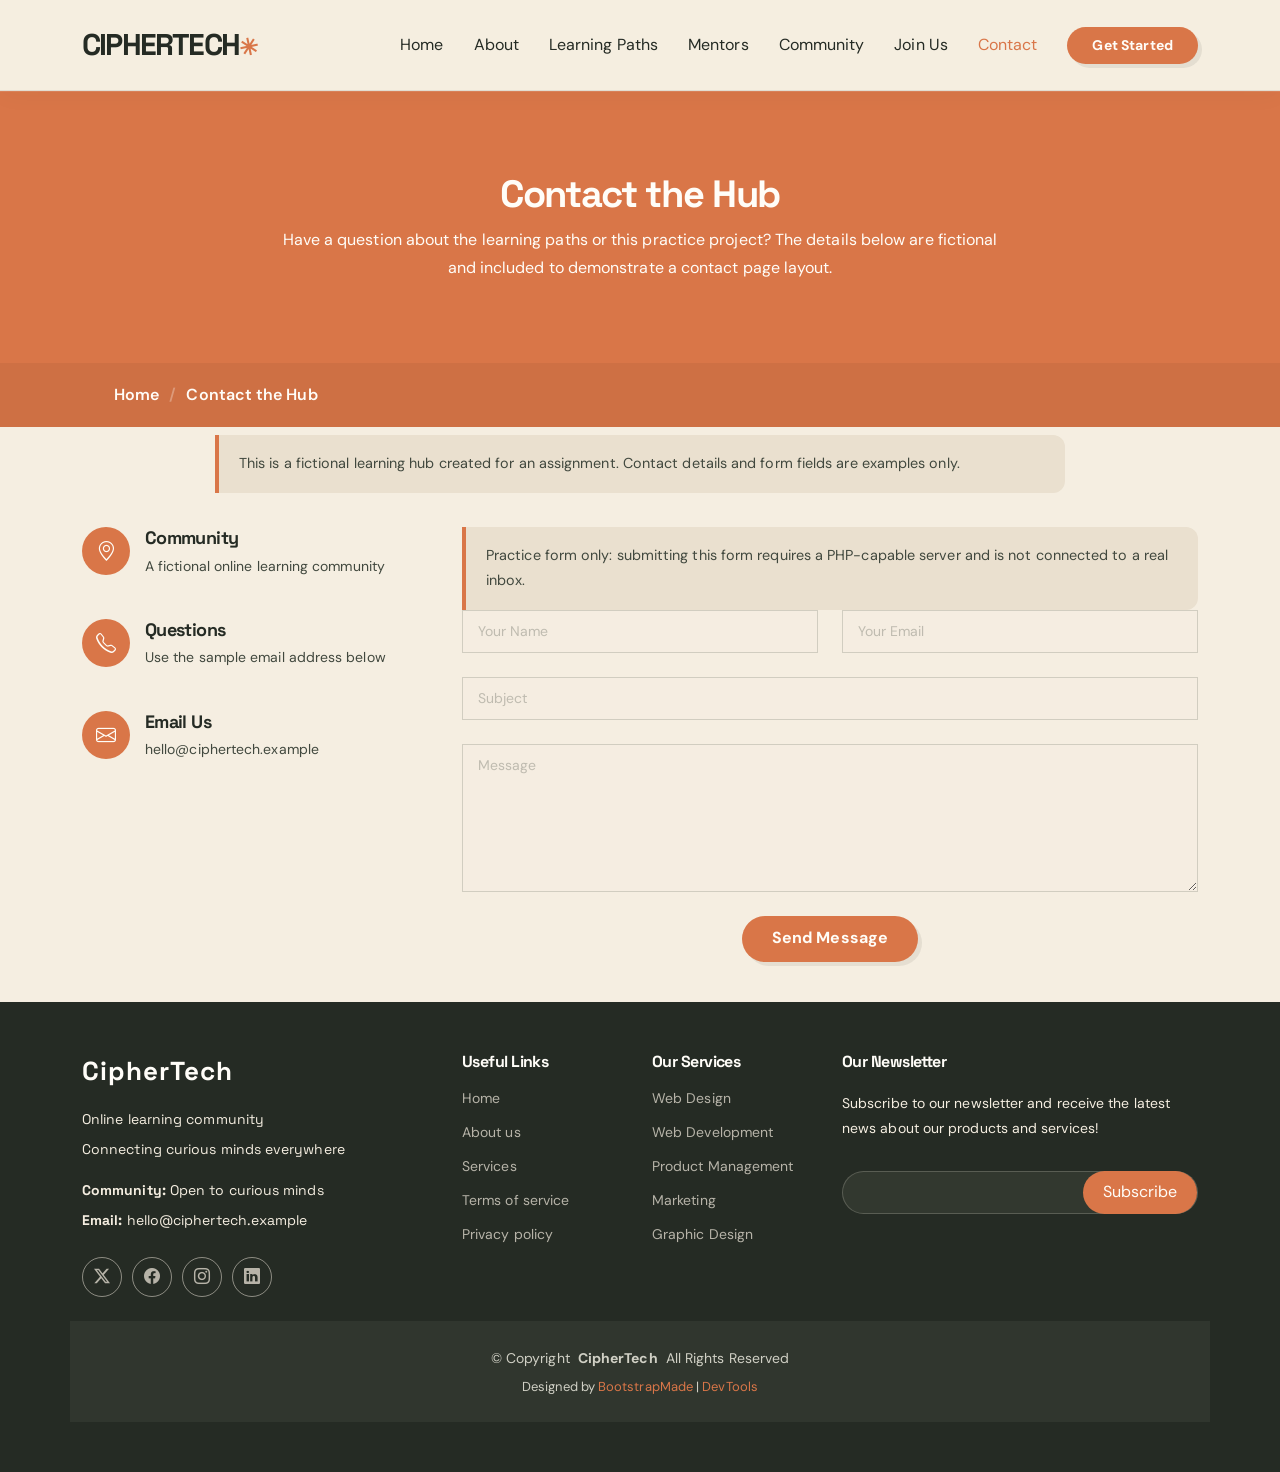
<file: contact.html>
<!DOCTYPE html>
<html lang="en">

<head>
  <meta charset="utf-8">
  <meta content="width=device-width, initial-scale=1.0" name="viewport">
  <title>Contact CipherTech | Creative Technology Hub</title>
  <meta name="description" content="Find contact information for the fictional CipherTech creative technology learning hub.">
  <meta name="keywords" content="CipherTech, creative technology, learning, Bootstrap, web development">

  <!-- Favicons -->
  <link href="assets/img/favicon.png" rel="icon">
  <link href="assets/img/apple-touch-icon.png" rel="apple-touch-icon">

  <!-- Fonts -->
  <link href="https://fonts.googleapis.com" rel="preconnect">
  <link href="https://fonts.gstatic.com" rel="preconnect" crossorigin>
  <link href="https://fonts.googleapis.com/css2?family=DM+Sans:wght@400;500;600;700&family=Space+Grotesk:wght@400;500;600;700&display=swap" rel="stylesheet">

  <!-- Vendor CSS Files -->
  <link href="assets/vendor/bootstrap/css/bootstrap.min.css" rel="stylesheet">
  <link href="assets/vendor/bootstrap-icons/bootstrap-icons.css" rel="stylesheet">
  <link href="assets/vendor/aos/aos.css" rel="stylesheet">
  <link href="assets/vendor/glightbox/css/glightbox.min.css" rel="stylesheet">
  <link href="assets/vendor/swiper/swiper-bundle.min.css" rel="stylesheet">

  <!-- Main CSS File -->
  <link href="assets/css/main.css" rel="stylesheet">
  <link href="assets/css/ciphertech-custom.css" rel="stylesheet">

  <!-- =======================================================
  * Template Name: Mentor
  * Template URL: https://bootstrapmade.com/mentor-free-education-bootstrap-theme/
  * Updated: Jul 07 2025 with Bootstrap v5.3.7
  * Author: BootstrapMade.com
  * License: https://bootstrapmade.com/license/
  ======================================================== -->
</head>

<body class="contact-page">

  <header id="header" class="header d-flex align-items-center sticky-top">
    <div class="container-fluid container-xl position-relative d-flex align-items-center">

      <a href="index.html" class="logo d-flex align-items-center me-auto">
        <!-- Uncomment the line below if you also wish to use an image logo -->
        <!-- <img src="assets/img/logo.webp" alt=""> -->
        <h1 class="sitename">CipherTech</h1>
      </a>

      <nav id="navmenu" class="navmenu">
        <ul>
          <li><a href="index.html">Home<br></a></li>
          <li><a href="about.html">About</a></li>
          <li><a href="courses.html">Learning Paths</a></li>
          <li><a href="trainers.html">Mentors</a></li>
          <li><a href="events.html">Community</a></li>
          <li><a href="pricing.html">Join Us</a></li>
          
          <li><a href="contact.html" class="active">Contact</a></li>
        </ul>
        <i class="mobile-nav-toggle d-xl-none bi bi-list"></i>
      </nav>

      <a class="btn-getstarted" href="courses.html">Get Started</a>

    </div>
  </header>

  <main class="main">

    <!-- Page Title -->
    <div class="page-title" data-aos="fade">
      <div class="heading">
        <div class="container">
          <div class="row d-flex justify-content-center text-center">
            <div class="col-lg-8">
              <h1>Contact the Hub</h1>
              <p class="mb-0">Have a question about the learning paths or this practice project? The details below are fictional and included to demonstrate a contact page layout.</p>
            </div>
          </div>
        </div>
      </div>
      <nav class="breadcrumbs">
        <div class="container">
          <ol>
            <li><a href="index.html">Home</a></li>
            <li class="current">Contact the Hub</li>
          </ol>
        </div>
      </nav>
    </div><!-- End Page Title -->

    <!-- Contact Section -->
    <section id="contact" class="contact section">

      <div class="container cipher-contact-intro"><p>This is a fictional learning hub created for an assignment. Contact details and form fields are examples only.</p></div>



      <div class="container" data-aos="fade-up" data-aos-delay="100">

        <div class="row gy-4">

          <div class="col-lg-4">
            <div class="info-item d-flex" data-aos="fade-up" data-aos-delay="300">
              <i class="bi bi-geo-alt flex-shrink-0"></i>
              <div>
                <h3>Community</h3>
                <p>A fictional online learning community</p>
              </div>
            </div><!-- End Info Item -->

            <div class="info-item d-flex" data-aos="fade-up" data-aos-delay="400">
              <i class="bi bi-telephone flex-shrink-0"></i>
              <div>
                <h3>Questions</h3>
                <p>Use the sample email address below</p>
              </div>
            </div><!-- End Info Item -->

            <div class="info-item d-flex" data-aos="fade-up" data-aos-delay="500">
              <i class="bi bi-envelope flex-shrink-0"></i>
              <div>
                <h3>Email Us</h3>
                <p>hello@ciphertech.example</p>
              </div>
            </div><!-- End Info Item -->

          </div>

          <div class="col-lg-8">
            <form action="forms/contact.php" method="post" class="php-email-form" data-aos="fade-up" data-aos-delay="200">
              <p class="cipher-form-note">Practice form only: submitting this form requires a PHP-capable server and is not connected to a real inbox.</p>
              <div class="row gy-4">

                <div class="col-md-6">
                  <input type="text" name="name" class="form-control" placeholder="Your Name" required="">
                </div>

                <div class="col-md-6 ">
                  <input type="email" class="form-control" name="email" placeholder="Your Email" required="">
                </div>

                <div class="col-md-12">
                  <input type="text" class="form-control" name="subject" placeholder="Subject" required="">
                </div>

                <div class="col-md-12">
                  <textarea class="form-control" name="message" rows="6" placeholder="Message" required=""></textarea>
                </div>

                <div class="col-md-12 text-center">
                  <div class="loading">Loading</div>
                  <div class="error-message"></div>
                  <div class="sent-message">Your message has been sent. Thank you!</div>

                  <button type="submit">Send Message</button>
                </div>

              </div>
            </form>
          </div><!-- End Contact Form -->

        </div>

      </div>

    </section><!-- /Contact Section -->

  </main>

  <footer id="footer" class="footer position-relative light-background">

    <div class="container footer-top">
      <div class="row gy-4">
        <div class="col-lg-4 col-md-6 footer-about">
          <a href="index.html" class="logo d-flex align-items-center">
            <span class="sitename">CipherTech</span>
          </a>
          <div class="footer-contact pt-3">
            <p>Online learning community</p>
            <p>Connecting curious minds everywhere</p>
            <p class="mt-3"><strong>Community:</strong> <span>Open to curious minds</span></p>
            <p><strong>Email:</strong> <span>hello@ciphertech.example</span></p>
          </div>
          <div class="social-links d-flex mt-4">
            <a href=""><i class="bi bi-twitter-x"></i></a>
            <a href=""><i class="bi bi-facebook"></i></a>
            <a href=""><i class="bi bi-instagram"></i></a>
            <a href=""><i class="bi bi-linkedin"></i></a>
          </div>
        </div>

        <div class="col-lg-2 col-md-3 footer-links">
          <h4>Useful Links</h4>
          <ul>
            <li><a href="#">Home</a></li>
            <li><a href="#">About us</a></li>
            <li><a href="#">Services</a></li>
            <li><a href="#">Terms of service</a></li>
            <li><a href="#">Privacy policy</a></li>
          </ul>
        </div>

        <div class="col-lg-2 col-md-3 footer-links">
          <h4>Our Services</h4>
          <ul>
            <li><a href="#">Web Design</a></li>
            <li><a href="#">Web Development</a></li>
            <li><a href="#">Product Management</a></li>
            <li><a href="#">Marketing</a></li>
            <li><a href="#">Graphic Design</a></li>
          </ul>
        </div>

        <div class="col-lg-4 col-md-12 footer-newsletter">
          <h4>Our Newsletter</h4>
          <p>Subscribe to our newsletter and receive the latest news about our products and services!</p>
          <form action="forms/newsletter.php" method="post" class="php-email-form">
            <div class="newsletter-form"><input type="email" name="email"><input type="submit" value="Subscribe"></div>
            <div class="loading">Loading</div>
            <div class="error-message"></div>
            <div class="sent-message">Your subscription request has been sent. Thank you!</div>
          </form>
        </div>

      </div>
    </div>

    <div class="container copyright text-center mt-4">
      <p>© <span>Copyright</span> <strong class="px-1 sitename">CipherTech</strong> <span>All Rights Reserved</span></p>
      <div class="credits">
        <!-- All the links in the footer should remain intact. -->
        <!-- You can delete the links only if you've purchased the pro version. -->
        <!-- Licensing information: https://bootstrapmade.com/license/ -->
        <!-- Purchase the pro version with working PHP/AJAX contact form: [buy-url] -->
        Designed by <a href="https://bootstrapmade.com/">BootstrapMade</a> | <a href="https://bootstrapmade.com/tools/">DevTools</a>
      </div>
    </div>

  </footer>

  <!-- Scroll Top -->
  <a href="#" id="scroll-top" class="scroll-top d-flex align-items-center justify-content-center"><i class="bi bi-arrow-up-short"></i></a>

  <!-- Preloader -->
  <div id="preloader"></div>

  <!-- Vendor JS Files -->
  <script src="assets/vendor/bootstrap/js/bootstrap.bundle.min.js"></script>
  <script src="assets/vendor/php-email-form/validate.js"></script>
  <script src="assets/vendor/aos/aos.js"></script>
  <script src="assets/vendor/glightbox/js/glightbox.min.js"></script>
  <script src="assets/vendor/purecounter/purecounter_vanilla.js"></script>
  <script src="assets/vendor/swiper/swiper-bundle.min.js"></script>

  <!-- Main JS File -->
  <script src="assets/js/main.js"></script>

</body>

</html>
</file>
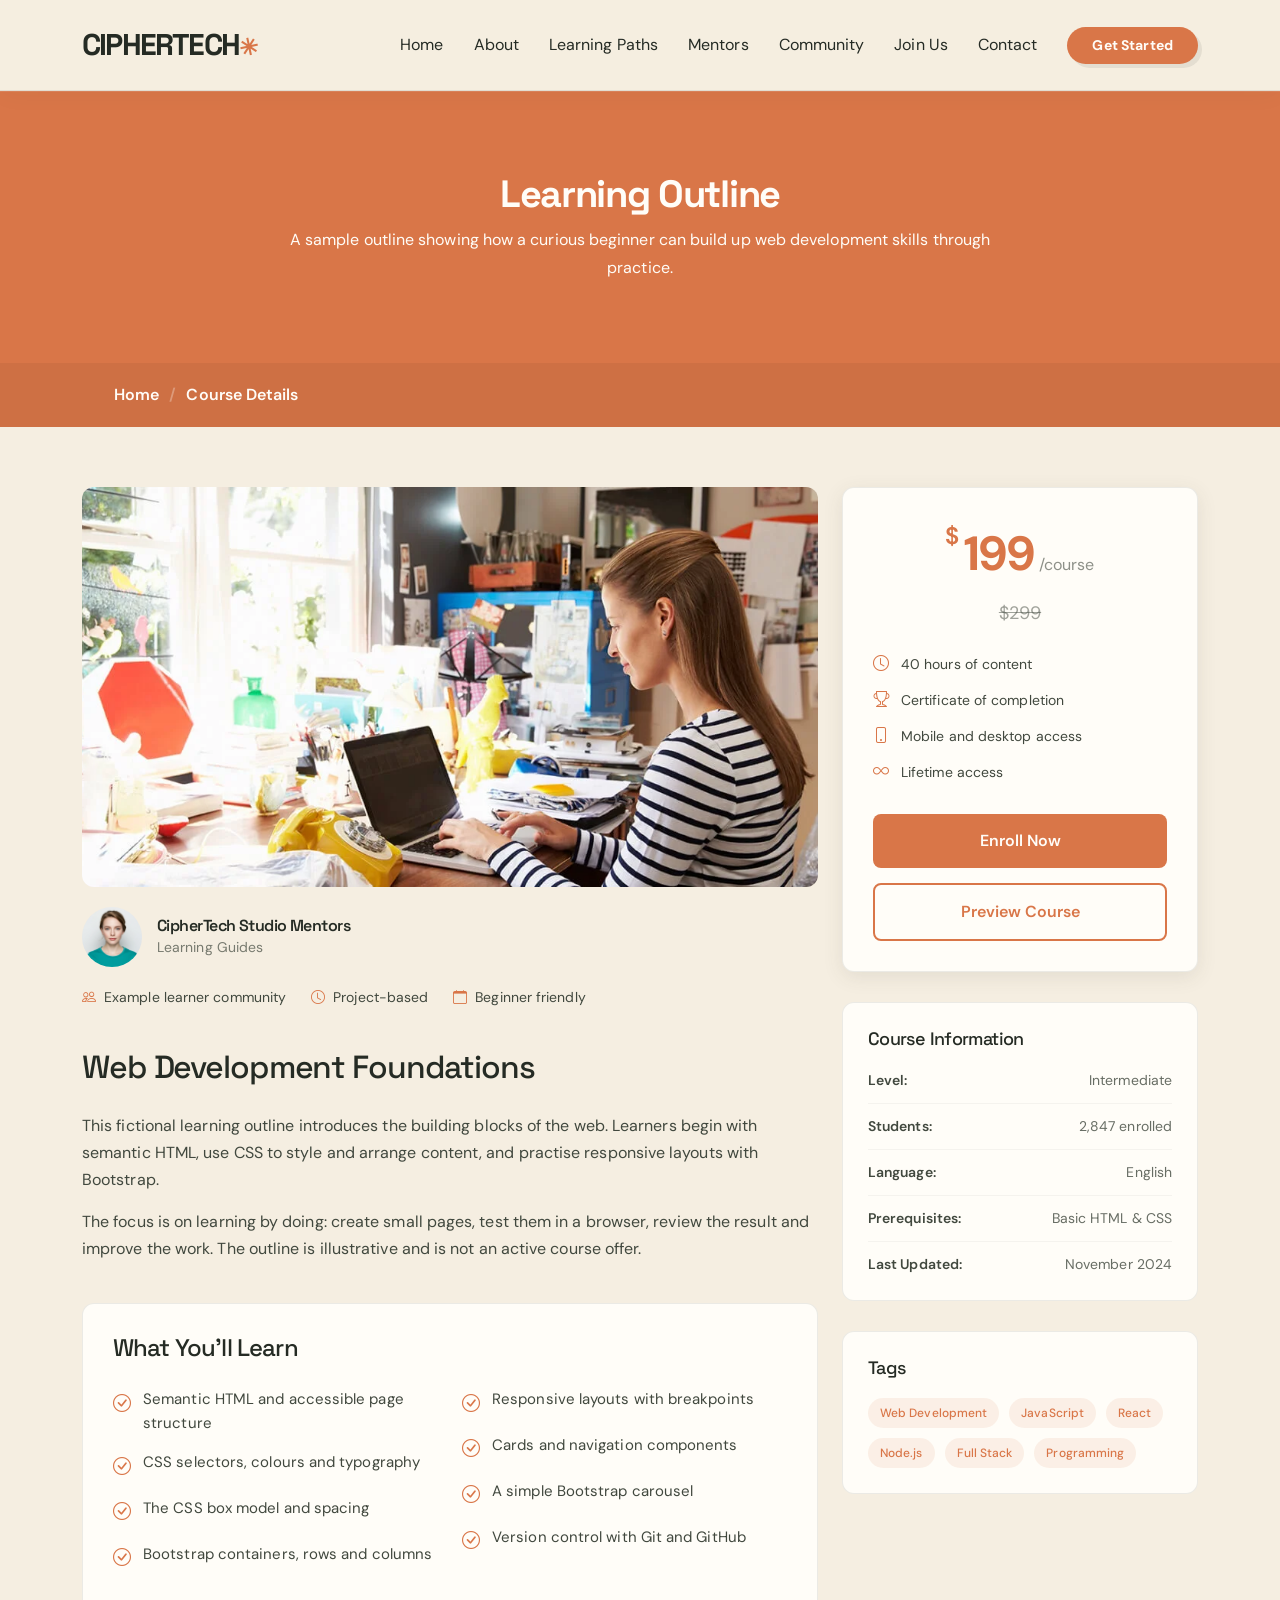
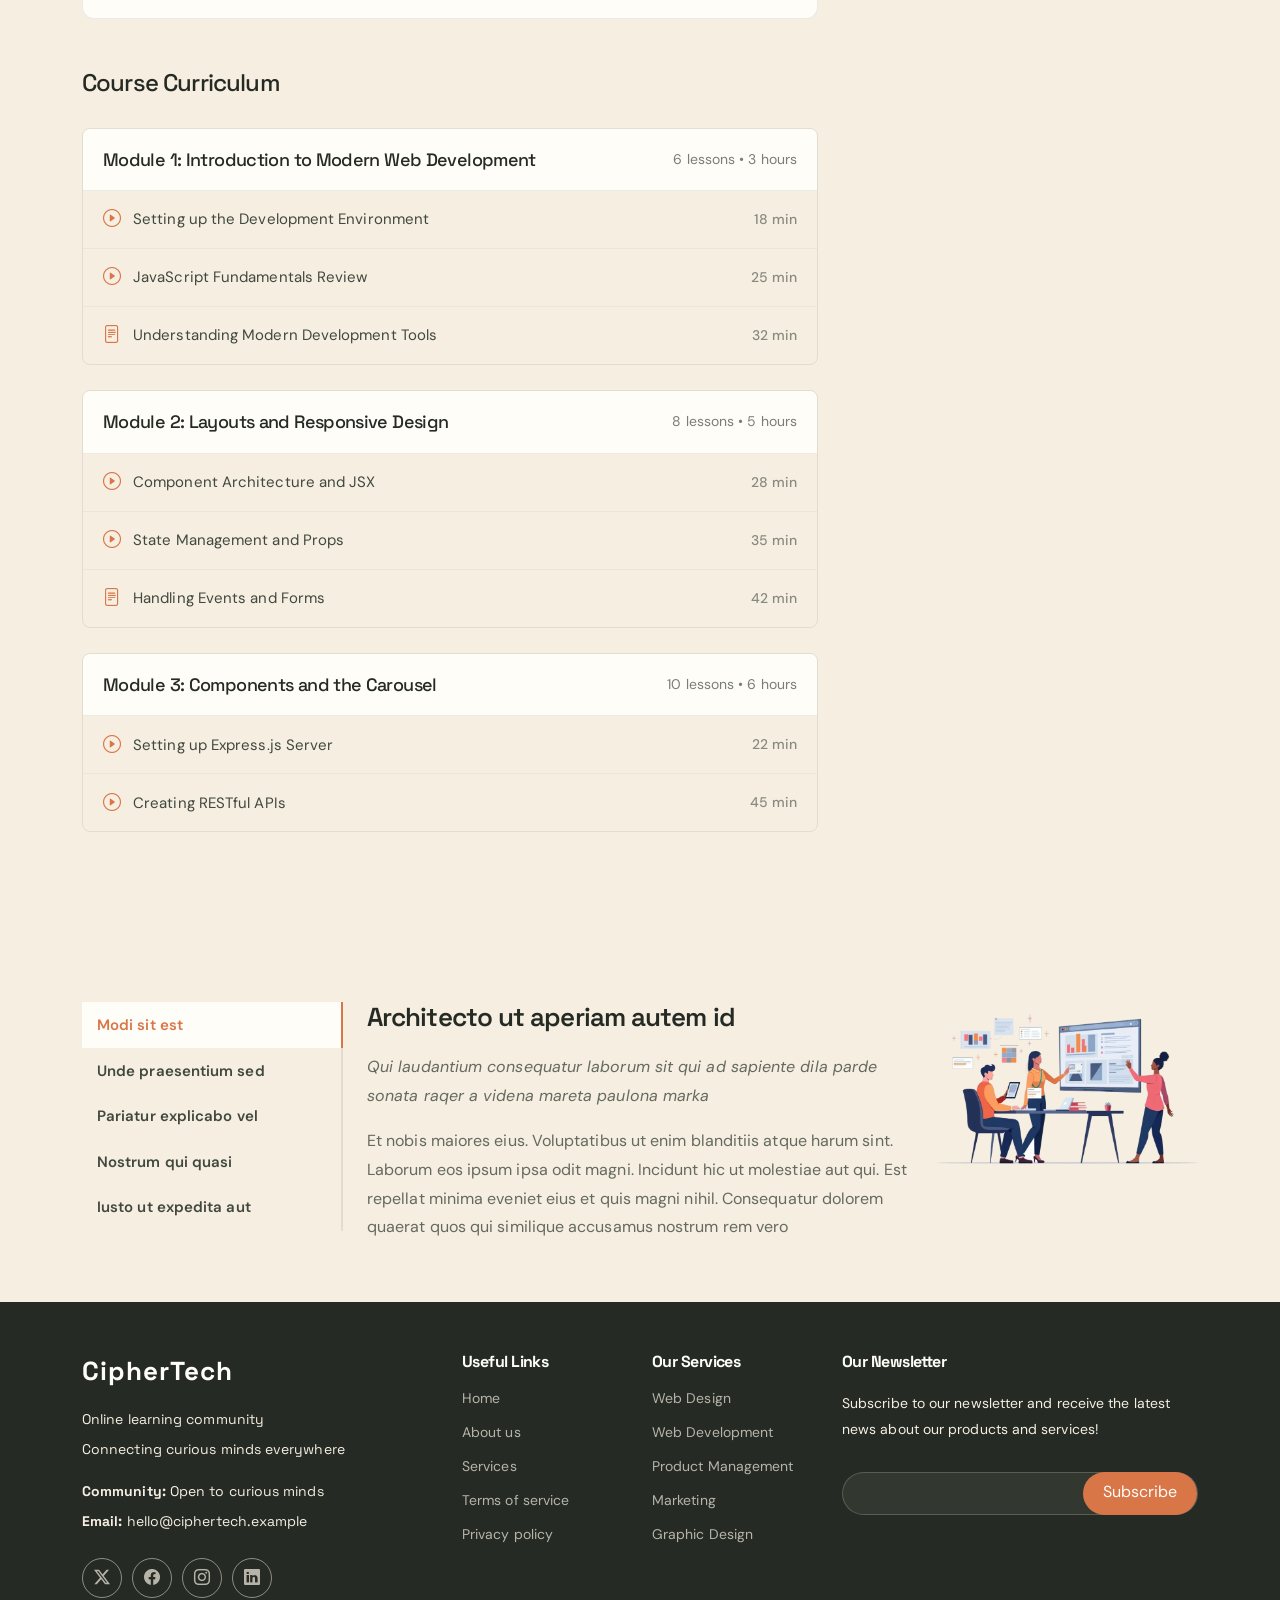
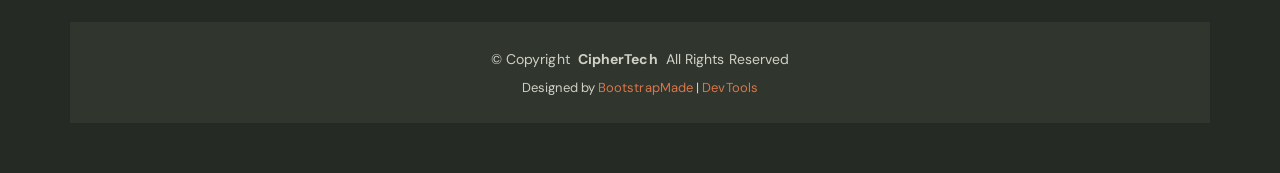
<file: course-details.html>
<!DOCTYPE html>
<html lang="en">

<head>
  <meta charset="utf-8">
  <meta content="width=device-width, initial-scale=1.0" name="viewport">
  <title>Learning Outline | CipherTech</title>
  <meta name="description" content="An example learning outline for a fictional CipherTech web development pathway.">
  <meta name="keywords" content="CipherTech, creative technology, learning, Bootstrap, web development">

  <!-- Favicons -->
  <link href="assets/img/favicon.png" rel="icon">
  <link href="assets/img/apple-touch-icon.png" rel="apple-touch-icon">

  <!-- Fonts -->
  <link href="https://fonts.googleapis.com" rel="preconnect">
  <link href="https://fonts.gstatic.com" rel="preconnect" crossorigin>
  <link href="https://fonts.googleapis.com/css2?family=DM+Sans:wght@400;500;600;700&family=Space+Grotesk:wght@400;500;600;700&display=swap" rel="stylesheet">

  <!-- Vendor CSS Files -->
  <link href="assets/vendor/bootstrap/css/bootstrap.min.css" rel="stylesheet">
  <link href="assets/vendor/bootstrap-icons/bootstrap-icons.css" rel="stylesheet">
  <link href="assets/vendor/aos/aos.css" rel="stylesheet">
  <link href="assets/vendor/glightbox/css/glightbox.min.css" rel="stylesheet">
  <link href="assets/vendor/swiper/swiper-bundle.min.css" rel="stylesheet">

  <!-- Main CSS File -->
  <link href="assets/css/main.css" rel="stylesheet">
  <link href="assets/css/ciphertech-custom.css" rel="stylesheet">

  <!-- =======================================================
  * Template Name: Mentor
  * Template URL: https://bootstrapmade.com/mentor-free-education-bootstrap-theme/
  * Updated: Jul 07 2025 with Bootstrap v5.3.7
  * Author: BootstrapMade.com
  * License: https://bootstrapmade.com/license/
  ======================================================== -->
</head>

<body class="course-details-page">

  <header id="header" class="header d-flex align-items-center sticky-top">
    <div class="container-fluid container-xl position-relative d-flex align-items-center">

      <a href="index.html" class="logo d-flex align-items-center me-auto">
        <!-- Uncomment the line below if you also wish to use an image logo -->
        <!-- <img src="assets/img/logo.webp" alt=""> -->
        <h1 class="sitename">CipherTech</h1>
      </a>

      <nav id="navmenu" class="navmenu">
        <ul>
          <li><a href="index.html">Home<br></a></li>
          <li><a href="about.html">About</a></li>
          <li><a href="courses.html">Learning Paths</a></li>
          <li><a href="trainers.html">Mentors</a></li>
          <li><a href="events.html">Community</a></li>
          <li><a href="pricing.html">Join Us</a></li>
          
          <li><a href="contact.html">Contact</a></li>
        </ul>
        <i class="mobile-nav-toggle d-xl-none bi bi-list"></i>
      </nav>

      <a class="btn-getstarted" href="courses.html">Get Started</a>

    </div>
  </header>

  <main class="main">

    <!-- Page Title -->
    <div class="page-title" data-aos="fade">
      <div class="heading">
        <div class="container">
          <div class="row d-flex justify-content-center text-center">
            <div class="col-lg-8">
              <h1>Learning Outline</h1>
              <p class="mb-0">A sample outline showing how a curious beginner can build up web development skills through practice.</p>
            </div>
          </div>
        </div>
      </div>
      <nav class="breadcrumbs">
        <div class="container">
          <ol>
            <li><a href="index.html">Home</a></li>
            <li class="current">Course Details</li>
          </ol>
        </div>
      </nav>
    </div><!-- End Page Title -->

    <!-- Course Details Section -->
    <section id="course-details" class="course-details section">

      <div class="container" data-aos="fade-up" data-aos-delay="100">

        <div class="row">
          <div class="col-lg-8">

            <!-- Course Header -->
            <div class="course-header" data-aos="fade-up" data-aos-delay="200">
              <div class="course-image">
                <img src="assets/img/course/course-details-1.webp" alt="Course Image" class="img-fluid">
              </div>
              <div class="course-meta">
                <div class="instructor">
                  <img src="assets/img/person/person-f-3.webp" alt="Instructor" class="instructor-avatar">
                  <div class="instructor-info">
                    <h6>CipherTech Studio Mentors</h6>
                    <span>Learning Guides</span>
                  </div>
                </div>
                <div class="course-stats">
                  <div class="stat-item">
                    <i class="bi bi-people"></i>
                    <span>Example learner community</span>
                  </div>
                  <div class="stat-item">
                    <i class="bi bi-clock"></i>
                    <span>Project-based</span>
                  </div>
                  <div class="stat-item">
                    <i class="bi bi-calendar"></i>
                    <span>Beginner friendly</span>
                  </div>
                </div>
              </div>
            </div><!-- End Course Header -->

            <!-- Course Content -->
            <div class="course-content" data-aos="fade-up" data-aos-delay="300">
              <h2>Web Development Foundations</h2>

              <div class="course-description">
                <p>This fictional learning outline introduces the building blocks of the web. Learners begin with semantic HTML, use CSS to style and arrange content, and practise responsive layouts with Bootstrap.</p>

                <p>The focus is on learning by doing: create small pages, test them in a browser, review the result and improve the work. The outline is illustrative and is not an active course offer.</p>
              </div>

              <div class="what-you-learn">
                <h3>What You'll Learn</h3>
                <div class="row">
                  <div class="col-md-6">
                    <ul class="learn-list">
                      <li><i class="bi bi-check-circle"></i>Semantic HTML and accessible page structure</li>
                      <li><i class="bi bi-check-circle"></i>CSS selectors, colours and typography</li>
                      <li><i class="bi bi-check-circle"></i>The CSS box model and spacing</li>
                      <li><i class="bi bi-check-circle"></i>Bootstrap containers, rows and columns</li>
                    </ul>
                  </div>
                  <div class="col-md-6">
                    <ul class="learn-list">
                      <li><i class="bi bi-check-circle"></i>Responsive layouts with breakpoints</li>
                      <li><i class="bi bi-check-circle"></i>Cards and navigation components</li>
                      <li><i class="bi bi-check-circle"></i>A simple Bootstrap carousel</li>
                      <li><i class="bi bi-check-circle"></i>Version control with Git and GitHub</li>
                    </ul>
                  </div>
                </div>
              </div>

            </div><!-- End Course Content -->

            <!-- Course Curriculum -->
            <div class="course-curriculum" data-aos="fade-up" data-aos-delay="400">
              <h3>Course Curriculum</h3>

              <div class="curriculum-section">
                <div class="section-header">
                  <h4>Module 1: Introduction to Modern Web Development</h4>
                  <span class="lessons-count">6 lessons • 3 hours</span>
                </div>
                <div class="lessons">
                  <div class="lesson-item">
                    <div class="lesson-info">
                      <i class="bi bi-play-circle"></i>
                      <span>Setting up the Development Environment</span>
                    </div>
                    <span class="lesson-duration">18 min</span>
                  </div>
                  <div class="lesson-item">
                    <div class="lesson-info">
                      <i class="bi bi-play-circle"></i>
                      <span>JavaScript Fundamentals Review</span>
                    </div>
                    <span class="lesson-duration">25 min</span>
                  </div>
                  <div class="lesson-item">
                    <div class="lesson-info">
                      <i class="bi bi-file-text"></i>
                      <span>Understanding Modern Development Tools</span>
                    </div>
                    <span class="lesson-duration">32 min</span>
                  </div>
                </div>
              </div>

              <div class="curriculum-section">
                <div class="section-header">
                  <h4>Module 2: Layouts and Responsive Design</h4>
                  <span class="lessons-count">8 lessons • 5 hours</span>
                </div>
                <div class="lessons">
                  <div class="lesson-item">
                    <div class="lesson-info">
                      <i class="bi bi-play-circle"></i>
                      <span>Component Architecture and JSX</span>
                    </div>
                    <span class="lesson-duration">28 min</span>
                  </div>
                  <div class="lesson-item">
                    <div class="lesson-info">
                      <i class="bi bi-play-circle"></i>
                      <span>State Management and Props</span>
                    </div>
                    <span class="lesson-duration">35 min</span>
                  </div>
                  <div class="lesson-item">
                    <div class="lesson-info">
                      <i class="bi bi-file-text"></i>
                      <span>Handling Events and Forms</span>
                    </div>
                    <span class="lesson-duration">42 min</span>
                  </div>
                </div>
              </div>

              <div class="curriculum-section">
                <div class="section-header">
                  <h4>Module 3: Components and the Carousel</h4>
                  <span class="lessons-count">10 lessons • 6 hours</span>
                </div>
                <div class="lessons">
                  <div class="lesson-item">
                    <div class="lesson-info">
                      <i class="bi bi-play-circle"></i>
                      <span>Setting up Express.js Server</span>
                    </div>
                    <span class="lesson-duration">22 min</span>
                  </div>
                  <div class="lesson-item">
                    <div class="lesson-info">
                      <i class="bi bi-play-circle"></i>
                      <span>Creating RESTful APIs</span>
                    </div>
                    <span class="lesson-duration">45 min</span>
                  </div>
                </div>
              </div>

            </div><!-- End Course Curriculum -->

          </div>

          <div class="col-lg-4">

            <!-- Course Sidebar -->
            <div class="course-sidebar" data-aos="fade-up" data-aos-delay="200">

              <!-- Pricing Card -->
              <div class="pricing-card">
                <div class="price">
                  <span class="currency">$</span>
                  <span class="amount">199</span>
                  <span class="period">/course</span>
                </div>
                <div class="original-price">$299</div>

                <div class="course-features">
                  <div class="feature">
                    <i class="bi bi-clock"></i>
                    <span>40 hours of content</span>
                  </div>
                  <div class="feature">
                    <i class="bi bi-trophy"></i>
                    <span>Certificate of completion</span>
                  </div>
                  <div class="feature">
                    <i class="bi bi-phone"></i>
                    <span>Mobile and desktop access</span>
                  </div>
                  <div class="feature">
                    <i class="bi bi-infinity"></i>
                    <span>Lifetime access</span>
                  </div>
                </div>

                <button class="btn-enroll">Enroll Now</button>
                <button class="btn-preview">Preview Course</button>
              </div><!-- End Pricing Card -->

              <!-- Course Info -->
              <div class="course-info-card">
                <h4>Course Information</h4>
                <div class="info-item">
                  <span class="label">Level:</span>
                  <span class="value">Intermediate</span>
                </div>
                <div class="info-item">
                  <span class="label">Students:</span>
                  <span class="value">2,847 enrolled</span>
                </div>
                <div class="info-item">
                  <span class="label">Language:</span>
                  <span class="value">English</span>
                </div>
                <div class="info-item">
                  <span class="label">Prerequisites:</span>
                  <span class="value">Basic HTML &amp; CSS</span>
                </div>
                <div class="info-item">
                  <span class="label">Last Updated:</span>
                  <span class="value">November 2024</span>
                </div>
              </div><!-- End Course Info -->

              <!-- Tags -->
              <div class="course-tags">
                <h4>Tags</h4>
                <div class="tags-list">
                  <span class="tag">Web Development</span>
                  <span class="tag">JavaScript</span>
                  <span class="tag">React</span>
                  <span class="tag">Node.js</span>
                  <span class="tag">Full Stack</span>
                  <span class="tag">Programming</span>
                </div>
              </div><!-- End Tags -->

            </div><!-- End Course Sidebar -->

          </div>

        </div>

      </div>

    </section><!-- /Course Details Section -->

    <!-- Tabs Section -->
    <section id="tabs" class="tabs section">

      <div class="container" data-aos="fade-up" data-aos-delay="100">

        <div class="row">
          <div class="col-lg-3">
            <ul class="nav nav-tabs flex-column">
              <li class="nav-item">
                <a class="nav-link active show" data-bs-toggle="tab" href="#tab-1">Modi sit est</a>
              </li>
              <li class="nav-item">
                <a class="nav-link" data-bs-toggle="tab" href="#tab-2">Unde praesentium sed</a>
              </li>
              <li class="nav-item">
                <a class="nav-link" data-bs-toggle="tab" href="#tab-3">Pariatur explicabo vel</a>
              </li>
              <li class="nav-item">
                <a class="nav-link" data-bs-toggle="tab" href="#tab-4">Nostrum qui quasi</a>
              </li>
              <li class="nav-item">
                <a class="nav-link" data-bs-toggle="tab" href="#tab-5">Iusto ut expedita aut</a>
              </li>
            </ul>
          </div>
          <div class="col-lg-9 mt-4 mt-lg-0">
            <div class="tab-content">
              <div class="tab-pane active show" id="tab-1">
                <div class="row">
                  <div class="col-lg-8 details order-2 order-lg-1">
                    <h3>Architecto ut aperiam autem id</h3>
                    <p class="fst-italic">Qui laudantium consequatur laborum sit qui ad sapiente dila parde sonata raqer a videna mareta paulona marka</p>
                    <p>Et nobis maiores eius. Voluptatibus ut enim blanditiis atque harum sint. Laborum eos ipsum ipsa odit magni. Incidunt hic ut molestiae aut qui. Est repellat minima eveniet eius et quis magni nihil. Consequatur dolorem quaerat quos qui similique accusamus nostrum rem vero</p>
                  </div>
                  <div class="col-lg-4 text-center order-1 order-lg-2">
                    <img src="assets/img/illustration/illustration-13.webp" alt="" class="img-fluid">
                  </div>
                </div>
              </div>
              <div class="tab-pane" id="tab-2">
                <div class="row">
                  <div class="col-lg-8 details order-2 order-lg-1">
                    <h3>Et blanditiis nemo veritatis excepturi</h3>
                    <p class="fst-italic">Qui laudantium consequatur laborum sit qui ad sapiente dila parde sonata raqer a videna mareta paulona marka</p>
                    <p>Ea ipsum voluptatem consequatur quis est. Illum error ullam omnis quia et reiciendis sunt sunt est. Non aliquid repellendus itaque accusamus eius et velit ipsa voluptates. Optio nesciunt eaque beatae accusamus lerode pakto madirna desera vafle de nideran pal</p>
                  </div>
                  <div class="col-lg-4 text-center order-1 order-lg-2">
                    <img src="assets/img/illustration/illustration-11.webp" alt="" class="img-fluid">
                  </div>
                </div>
              </div>
              <div class="tab-pane" id="tab-3">
                <div class="row">
                  <div class="col-lg-8 details order-2 order-lg-1">
                    <h3>Impedit facilis occaecati odio neque aperiam sit</h3>
                    <p class="fst-italic">Eos voluptatibus quo. Odio similique illum id quidem non enim fuga. Qui natus non sunt dicta dolor et. In asperiores velit quaerat perferendis aut</p>
                    <p>Iure officiis odit rerum. Harum sequi eum illum corrupti culpa veritatis quisquam. Neque necessitatibus illo rerum eum ut. Commodi ipsam minima molestiae sed laboriosam a iste odio. Earum odit nesciunt fugiat sit ullam. Soluta et harum voluptatem optio quae</p>
                  </div>
                  <div class="col-lg-4 text-center order-1 order-lg-2">
                    <img src="assets/img/illustration/illustration-14.webp" alt="" class="img-fluid">
                  </div>
                </div>
              </div>
              <div class="tab-pane" id="tab-4">
                <div class="row">
                  <div class="col-lg-8 details order-2 order-lg-1">
                    <h3>Fuga dolores inventore laboriosam ut est accusamus laboriosam dolore</h3>
                    <p class="fst-italic">Totam aperiam accusamus. Repellat consequuntur iure voluptas iure porro quis delectus</p>
                    <p>Eaque consequuntur consequuntur libero expedita in voluptas. Nostrum ipsam necessitatibus aliquam fugiat debitis quis velit. Eum ex maxime error in consequatur corporis atque. Eligendi asperiores sed qui veritatis aperiam quia a laborum inventore</p>
                  </div>
                  <div class="col-lg-4 text-center order-1 order-lg-2">
                    <img src="assets/img/illustration/illustration-12.webp" alt="" class="img-fluid">
                  </div>
                </div>
              </div>
              <div class="tab-pane" id="tab-5">
                <div class="row">
                  <div class="col-lg-8 details order-2 order-lg-1">
                    <h3>Est eveniet ipsam sindera pad rone matrelat sando reda</h3>
                    <p class="fst-italic">Omnis blanditiis saepe eos autem qui sunt debitis porro quia.</p>
                    <p>Exercitationem nostrum omnis. Ut reiciendis repudiandae minus. Omnis recusandae ut non quam ut quod eius qui. Ipsum quia odit vero atque qui quibusdam amet. Occaecati sed est sint aut vitae molestiae voluptate vel</p>
                  </div>
                  <div class="col-lg-4 text-center order-1 order-lg-2">
                    <img src="assets/img/illustration/illustration-10.webp" alt="" class="img-fluid">
                  </div>
                </div>
              </div>
            </div>
          </div>
        </div>

      </div>

    </section><!-- /Tabs Section -->

  </main>

  <footer id="footer" class="footer position-relative light-background">

    <div class="container footer-top">
      <div class="row gy-4">
        <div class="col-lg-4 col-md-6 footer-about">
          <a href="index.html" class="logo d-flex align-items-center">
            <span class="sitename">CipherTech</span>
          </a>
          <div class="footer-contact pt-3">
            <p>Online learning community</p>
            <p>Connecting curious minds everywhere</p>
            <p class="mt-3"><strong>Community:</strong> <span>Open to curious minds</span></p>
            <p><strong>Email:</strong> <span>hello@ciphertech.example</span></p>
          </div>
          <div class="social-links d-flex mt-4">
            <a href=""><i class="bi bi-twitter-x"></i></a>
            <a href=""><i class="bi bi-facebook"></i></a>
            <a href=""><i class="bi bi-instagram"></i></a>
            <a href=""><i class="bi bi-linkedin"></i></a>
          </div>
        </div>

        <div class="col-lg-2 col-md-3 footer-links">
          <h4>Useful Links</h4>
          <ul>
            <li><a href="#">Home</a></li>
            <li><a href="#">About us</a></li>
            <li><a href="#">Services</a></li>
            <li><a href="#">Terms of service</a></li>
            <li><a href="#">Privacy policy</a></li>
          </ul>
        </div>

        <div class="col-lg-2 col-md-3 footer-links">
          <h4>Our Services</h4>
          <ul>
            <li><a href="#">Web Design</a></li>
            <li><a href="#">Web Development</a></li>
            <li><a href="#">Product Management</a></li>
            <li><a href="#">Marketing</a></li>
            <li><a href="#">Graphic Design</a></li>
          </ul>
        </div>

        <div class="col-lg-4 col-md-12 footer-newsletter">
          <h4>Our Newsletter</h4>
          <p>Subscribe to our newsletter and receive the latest news about our products and services!</p>
          <form action="forms/newsletter.php" method="post" class="php-email-form">
            <div class="newsletter-form"><input type="email" name="email"><input type="submit" value="Subscribe"></div>
            <div class="loading">Loading</div>
            <div class="error-message"></div>
            <div class="sent-message">Your subscription request has been sent. Thank you!</div>
          </form>
        </div>

      </div>
    </div>

    <div class="container copyright text-center mt-4">
      <p>© <span>Copyright</span> <strong class="px-1 sitename">CipherTech</strong> <span>All Rights Reserved</span></p>
      <div class="credits">
        <!-- All the links in the footer should remain intact. -->
        <!-- You can delete the links only if you've purchased the pro version. -->
        <!-- Licensing information: https://bootstrapmade.com/license/ -->
        <!-- Purchase the pro version with working PHP/AJAX contact form: [buy-url] -->
        Designed by <a href="https://bootstrapmade.com/">BootstrapMade</a> | <a href="https://bootstrapmade.com/tools/">DevTools</a>
      </div>
    </div>

  </footer>

  <!-- Scroll Top -->
  <a href="#" id="scroll-top" class="scroll-top d-flex align-items-center justify-content-center"><i class="bi bi-arrow-up-short"></i></a>

  <!-- Preloader -->
  <div id="preloader"></div>

  <!-- Vendor JS Files -->
  <script src="assets/vendor/bootstrap/js/bootstrap.bundle.min.js"></script>
  <script src="assets/vendor/php-email-form/validate.js"></script>
  <script src="assets/vendor/aos/aos.js"></script>
  <script src="assets/vendor/glightbox/js/glightbox.min.js"></script>
  <script src="assets/vendor/purecounter/purecounter_vanilla.js"></script>
  <script src="assets/vendor/swiper/swiper-bundle.min.js"></script>

  <!-- Main JS File -->
  <script src="assets/js/main.js"></script>

</body>

</html>
</file>
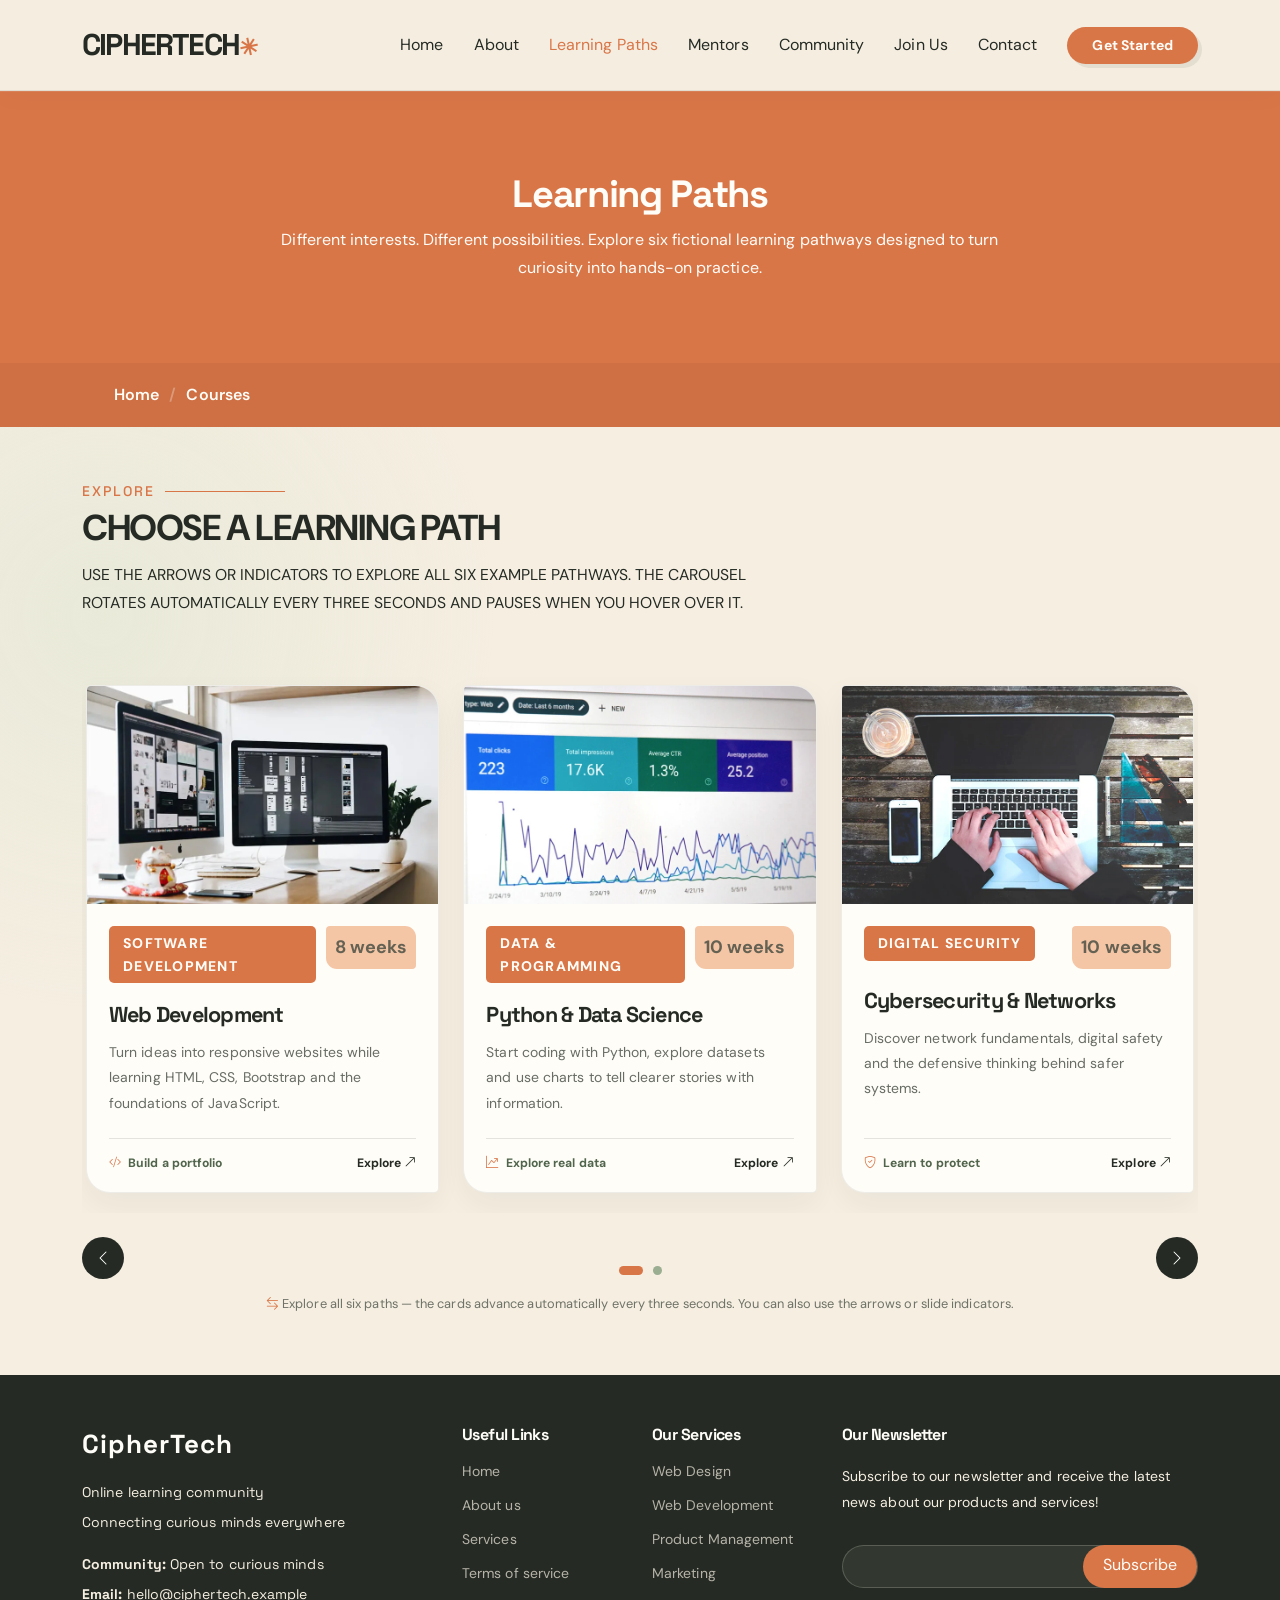
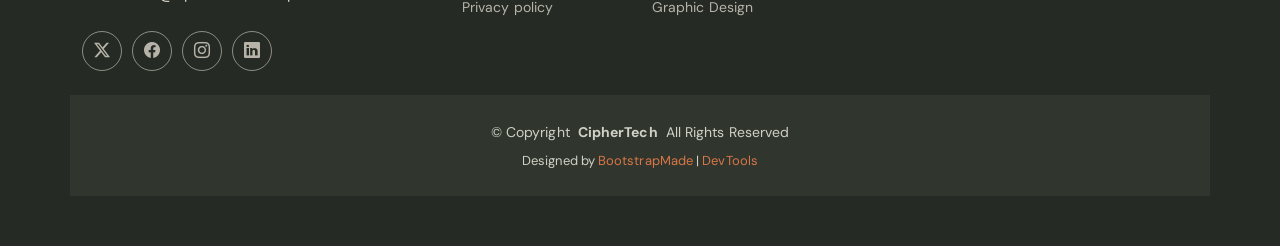
<file: courses.html>
<!DOCTYPE html>
<html lang="en">

<head>
  <meta charset="utf-8">
  <meta content="width=device-width, initial-scale=1.0" name="viewport">
  <title>Learning Paths | CipherTech</title>
  <meta name="description" content="Explore six fictional learning pathways in web development, data, cybersecurity, AI, cloud and creative technology.">
  <meta name="keywords" content="CipherTech, creative technology, learning, Bootstrap, web development">

  <!-- Favicons -->
  <link href="assets/img/favicon.png" rel="icon">
  <link href="assets/img/apple-touch-icon.png" rel="apple-touch-icon">

  <!-- Fonts -->
  <link href="https://fonts.googleapis.com" rel="preconnect">
  <link href="https://fonts.gstatic.com" rel="preconnect" crossorigin>
  <link href="https://fonts.googleapis.com/css2?family=DM+Sans:wght@400;500;600;700&family=Space+Grotesk:wght@400;500;600;700&display=swap" rel="stylesheet">

  <!-- Vendor CSS Files -->
  <link href="assets/vendor/bootstrap/css/bootstrap.min.css" rel="stylesheet">
  <link href="assets/vendor/bootstrap-icons/bootstrap-icons.css" rel="stylesheet">
  <link href="assets/vendor/aos/aos.css" rel="stylesheet">
  <link href="assets/vendor/glightbox/css/glightbox.min.css" rel="stylesheet">
  <link href="assets/vendor/swiper/swiper-bundle.min.css" rel="stylesheet">

  <!-- Main CSS File -->
  <link href="assets/css/main.css" rel="stylesheet">
  <link href="assets/css/ciphertech-custom.css" rel="stylesheet">

  <!-- =======================================================
  * Template Name: Mentor
  * Template URL: https://bootstrapmade.com/mentor-free-education-bootstrap-theme/
  * Updated: Jul 07 2025 with Bootstrap v5.3.7
  * Author: BootstrapMade.com
  * License: https://bootstrapmade.com/license/
  ======================================================== -->
</head>

<body class="courses-page">

  <header id="header" class="header d-flex align-items-center sticky-top">
    <div class="container-fluid container-xl position-relative d-flex align-items-center">

      <a href="index.html" class="logo d-flex align-items-center me-auto">
        <!-- Uncomment the line below if you also wish to use an image logo -->
        <!-- <img src="assets/img/logo.webp" alt=""> -->
        <h1 class="sitename">CipherTech</h1>
      </a>

      <nav id="navmenu" class="navmenu">
        <ul>
          <li><a href="index.html">Home<br></a></li>
          <li><a href="about.html">About</a></li>
          <li><a href="courses.html" class="active">Learning Paths</a></li>
          <li><a href="trainers.html">Mentors</a></li>
          <li><a href="events.html">Community</a></li>
          <li><a href="pricing.html">Join Us</a></li>
          
          <li><a href="contact.html">Contact</a></li>
        </ul>
        <i class="mobile-nav-toggle d-xl-none bi bi-list"></i>
      </nav>

      <a class="btn-getstarted" href="courses.html">Get Started</a>

    </div>
  </header>

  <main class="main">

    <!-- Page Title -->
    <div class="page-title" data-aos="fade">
      <div class="heading">
        <div class="container">
          <div class="row d-flex justify-content-center text-center">
            <div class="col-lg-8">
              <h1>Learning Paths</h1>
              <p class="mb-0">Different interests. Different possibilities. Explore six fictional learning pathways designed to turn curiosity into hands-on practice.</p>
            </div>
          </div>
        </div>
      </div>
      <nav class="breadcrumbs">
        <div class="container">
          <ol>
            <li><a href="index.html">Home</a></li>
            <li class="current">Courses</li>
          </ol>
        </div>
      </nav>
    </div><!-- End Page Title -->

    <!-- CipherTech Learning Paths: Bootstrap Carousel -->
    <section id="courses" class="courses section cipher-learning-section">
      <div class="container section-title" data-aos="fade-up">
        <h2>Explore</h2>
        <p>Choose a learning path</p>
        <p class="cipher-section-intro">Use the arrows or indicators to explore all six example pathways. The carousel rotates automatically every three seconds and pauses when you hover over it.</p>
      </div>
      <div class="container">
        <div id="learningPathCarousel" class="carousel slide ciphertech-carousel" data-bs-ride="carousel" data-bs-interval="3000" data-bs-pause="hover" data-bs-touch="true" aria-label="CipherTech learning path cards">
          <div class="carousel-indicators">
            <button type="button" data-bs-target="#learningPathCarousel" data-bs-slide-to="0" class="active" aria-current="true" aria-label="Show learning paths one through three"></button>
            <button type="button" data-bs-target="#learningPathCarousel" data-bs-slide-to="1" aria-label="Show learning paths four through six"></button>
          </div>
          <div class="carousel-inner">
            <div class="carousel-item active">
              <div class="row justify-content-center g-4">
          <div class="col-12 col-md-6 col-lg-4 d-flex align-items-stretch" data-aos="fade-up" data-aos-delay="80">
            <article class="course-item cipher-course-card h-100">
              <img src="assets/img/course/course-1.webp" class="img-fluid" alt="A learner working on a website design" loading="lazy">
              <div class="course-content">
                <div class="d-flex justify-content-between align-items-center mb-3 course-card-meta">
                  <p class="category">SOFTWARE DEVELOPMENT</p>
                  <p class="price">8 weeks</p>
                </div>
                <h3><a href="course-details.html">Web Development</a></h3>
                <p class="description">Turn ideas into responsive websites while learning HTML, CSS, Bootstrap and the foundations of JavaScript.</p>
                <div class="cipher-course-bottom">
                  <span><i class="bi bi-code-slash" aria-hidden="true"></i> Build a portfolio</span>
                  <a href="course-details.html" aria-label="View the learning outline for Web Development">Explore <i class="bi bi-arrow-up-right" aria-hidden="true"></i></a>
                </div>
              </div>
            </article>
          </div>
          <div class="col-12 col-md-6 col-lg-4 d-flex align-items-stretch" data-aos="fade-up" data-aos-delay="160">
            <article class="course-item cipher-course-card h-100">
              <img src="assets/img/course/course-2.webp" class="img-fluid" alt="A collaborative digital learning session" loading="lazy">
              <div class="course-content">
                <div class="d-flex justify-content-between align-items-center mb-3 course-card-meta">
                  <p class="category">DATA & PROGRAMMING</p>
                  <p class="price">10 weeks</p>
                </div>
                <h3><a href="course-details.html">Python & Data Science</a></h3>
                <p class="description">Start coding with Python, explore datasets and use charts to tell clearer stories with information.</p>
                <div class="cipher-course-bottom">
                  <span><i class="bi bi-graph-up-arrow" aria-hidden="true"></i> Explore real data</span>
                  <a href="course-details.html" aria-label="View the learning outline for Python & Data Science">Explore <i class="bi bi-arrow-up-right" aria-hidden="true"></i></a>
                </div>
              </div>
            </article>
          </div>
          <div class="col-12 col-md-6 col-lg-4 d-flex align-items-stretch" data-aos="fade-up" data-aos-delay="240">
            <article class="course-item cipher-course-card h-100">
              <img src="assets/img/course/course-3.webp" class="img-fluid" alt="Creative work in a digital learning environment" loading="lazy">
              <div class="course-content">
                <div class="d-flex justify-content-between align-items-center mb-3 course-card-meta">
                  <p class="category">DIGITAL SECURITY</p>
                  <p class="price">10 weeks</p>
                </div>
                <h3><a href="course-details.html">Cybersecurity & Networks</a></h3>
                <p class="description">Discover network fundamentals, digital safety and the defensive thinking behind safer systems.</p>
                <div class="cipher-course-bottom">
                  <span><i class="bi bi-shield-check" aria-hidden="true"></i> Learn to protect</span>
                  <a href="course-details.html" aria-label="View the learning outline for Cybersecurity & Networks">Explore <i class="bi bi-arrow-up-right" aria-hidden="true"></i></a>
                </div>
              </div>
            </article>
          </div>
              </div>
            </div>
            <div class="carousel-item">
              <div class="row justify-content-center g-4">
          <div class="col-12 col-md-6 col-lg-4 d-flex align-items-stretch" data-aos="fade-up" data-aos-delay="80">
            <article class="course-item cipher-course-card h-100">
              <img src="assets/img/course/course-details-1.webp" class="img-fluid" alt="A technology course workspace" loading="lazy">
              <div class="course-content">
                <div class="d-flex justify-content-between align-items-center mb-3 course-card-meta">
                  <p class="category">INTELLIGENT SYSTEMS</p>
                  <p class="price">12 weeks</p>
                </div>
                <h3><a href="course-details.html">AI & Machine Learning</a></h3>
                <p class="description">Get an introduction to data-driven models, pattern recognition and responsible applications of AI.</p>
                <div class="cipher-course-bottom">
                  <span><i class="bi bi-stars" aria-hidden="true"></i> Experiment with models</span>
                  <a href="course-details.html" aria-label="View the learning outline for AI & Machine Learning">Explore <i class="bi bi-arrow-up-right" aria-hidden="true"></i></a>
                </div>
              </div>
            </article>
          </div>
          <div class="col-12 col-md-6 col-lg-4 d-flex align-items-stretch" data-aos="fade-up" data-aos-delay="160">
            <article class="course-item cipher-course-card h-100">
              <img src="assets/img/illustration/illustration-10.webp" class="img-fluid" alt="Illustration for cloud and digital systems learning" loading="lazy">
              <div class="course-content">
                <div class="d-flex justify-content-between align-items-center mb-3 course-card-meta">
                  <p class="category">CLOUD & INFRASTRUCTURE</p>
                  <p class="price">8 weeks</p>
                </div>
                <h3><a href="course-details.html">Cloud & DevOps</a></h3>
                <p class="description">Understand cloud concepts, version control and the workflow used to deliver applications reliably.</p>
                <div class="cipher-course-bottom">
                  <span><i class="bi bi-cloud-arrow-up" aria-hidden="true"></i> Deploy an idea</span>
                  <a href="course-details.html" aria-label="View the learning outline for Cloud & DevOps">Explore <i class="bi bi-arrow-up-right" aria-hidden="true"></i></a>
                </div>
              </div>
            </article>
          </div>
          <div class="col-12 col-md-6 col-lg-4 d-flex align-items-stretch" data-aos="fade-up" data-aos-delay="240">
            <article class="course-item cipher-course-card h-100">
              <img src="assets/img/illustration/illustration-11.webp" class="img-fluid" alt="Illustration for user experience and creative technology" loading="lazy">
              <div class="course-content">
                <div class="d-flex justify-content-between align-items-center mb-3 course-card-meta">
                  <p class="category">DESIGN & CREATIVITY</p>
                  <p class="price">6 weeks</p>
                </div>
                <h3><a href="course-details.html">UI/UX & Creative Technology</a></h3>
                <p class="description">Combine visual thinking, wireframes and prototypes to design digital experiences people enjoy using.</p>
                <div class="cipher-course-bottom">
                  <span><i class="bi bi-palette" aria-hidden="true"></i> Design with purpose</span>
                  <a href="course-details.html" aria-label="View the learning outline for UI/UX & Creative Technology">Explore <i class="bi bi-arrow-up-right" aria-hidden="true"></i></a>
                </div>
              </div>
            </article>
          </div>
              </div>
            </div>
          </div>
          <button class="carousel-control-prev cipher-carousel-control" type="button" data-bs-target="#learningPathCarousel" data-bs-slide="prev">
            <span class="carousel-control-prev-icon" aria-hidden="true"></span>
            <span class="visually-hidden">Previous learning paths</span>
          </button>
          <button class="carousel-control-next cipher-carousel-control" type="button" data-bs-target="#learningPathCarousel" data-bs-slide="next">
            <span class="carousel-control-next-icon" aria-hidden="true"></span>
            <span class="visually-hidden">Next learning paths</span>
          </button>
        </div>
        <p class="cipher-carousel-note"><i class="bi bi-arrow-left-right" aria-hidden="true"></i> Explore all six paths — the cards advance automatically every three seconds. You can also use the arrows or slide indicators.</p>
      </div>
    </section><!-- /CipherTech Learning Paths -->

  </main>

  <footer id="footer" class="footer position-relative light-background">

    <div class="container footer-top">
      <div class="row gy-4">
        <div class="col-lg-4 col-md-6 footer-about">
          <a href="index.html" class="logo d-flex align-items-center">
            <span class="sitename">CipherTech</span>
          </a>
          <div class="footer-contact pt-3">
            <p>Online learning community</p>
            <p>Connecting curious minds everywhere</p>
            <p class="mt-3"><strong>Community:</strong> <span>Open to curious minds</span></p>
            <p><strong>Email:</strong> <span>hello@ciphertech.example</span></p>
          </div>
          <div class="social-links d-flex mt-4">
            <a href=""><i class="bi bi-twitter-x"></i></a>
            <a href=""><i class="bi bi-facebook"></i></a>
            <a href=""><i class="bi bi-instagram"></i></a>
            <a href=""><i class="bi bi-linkedin"></i></a>
          </div>
        </div>

        <div class="col-lg-2 col-md-3 footer-links">
          <h4>Useful Links</h4>
          <ul>
            <li><a href="#">Home</a></li>
            <li><a href="#">About us</a></li>
            <li><a href="#">Services</a></li>
            <li><a href="#">Terms of service</a></li>
            <li><a href="#">Privacy policy</a></li>
          </ul>
        </div>

        <div class="col-lg-2 col-md-3 footer-links">
          <h4>Our Services</h4>
          <ul>
            <li><a href="#">Web Design</a></li>
            <li><a href="#">Web Development</a></li>
            <li><a href="#">Product Management</a></li>
            <li><a href="#">Marketing</a></li>
            <li><a href="#">Graphic Design</a></li>
          </ul>
        </div>

        <div class="col-lg-4 col-md-12 footer-newsletter">
          <h4>Our Newsletter</h4>
          <p>Subscribe to our newsletter and receive the latest news about our products and services!</p>
          <form action="forms/newsletter.php" method="post" class="php-email-form">
            <div class="newsletter-form"><input type="email" name="email"><input type="submit" value="Subscribe"></div>
            <div class="loading">Loading</div>
            <div class="error-message"></div>
            <div class="sent-message">Your subscription request has been sent. Thank you!</div>
          </form>
        </div>

      </div>
    </div>

    <div class="container copyright text-center mt-4">
      <p>© <span>Copyright</span> <strong class="px-1 sitename">CipherTech</strong> <span>All Rights Reserved</span></p>
      <div class="credits">
        <!-- All the links in the footer should remain intact. -->
        <!-- You can delete the links only if you've purchased the pro version. -->
        <!-- Licensing information: https://bootstrapmade.com/license/ -->
        <!-- Purchase the pro version with working PHP/AJAX contact form: [buy-url] -->
        Designed by <a href="https://bootstrapmade.com/">BootstrapMade</a> | <a href="https://bootstrapmade.com/tools/">DevTools</a>
      </div>
    </div>

  </footer>

  <!-- Scroll Top -->
  <a href="#" id="scroll-top" class="scroll-top d-flex align-items-center justify-content-center"><i class="bi bi-arrow-up-short"></i></a>

  <!-- Preloader -->
  <div id="preloader"></div>

  <!-- Vendor JS Files -->
  <script src="assets/vendor/bootstrap/js/bootstrap.bundle.min.js"></script>
  <script src="assets/vendor/php-email-form/validate.js"></script>
  <script src="assets/vendor/aos/aos.js"></script>
  <script src="assets/vendor/glightbox/js/glightbox.min.js"></script>
  <script src="assets/vendor/purecounter/purecounter_vanilla.js"></script>
  <script src="assets/vendor/swiper/swiper-bundle.min.js"></script>

  <!-- Main JS File -->
  <script src="assets/js/main.js"></script>

</body>

</html>
</file>
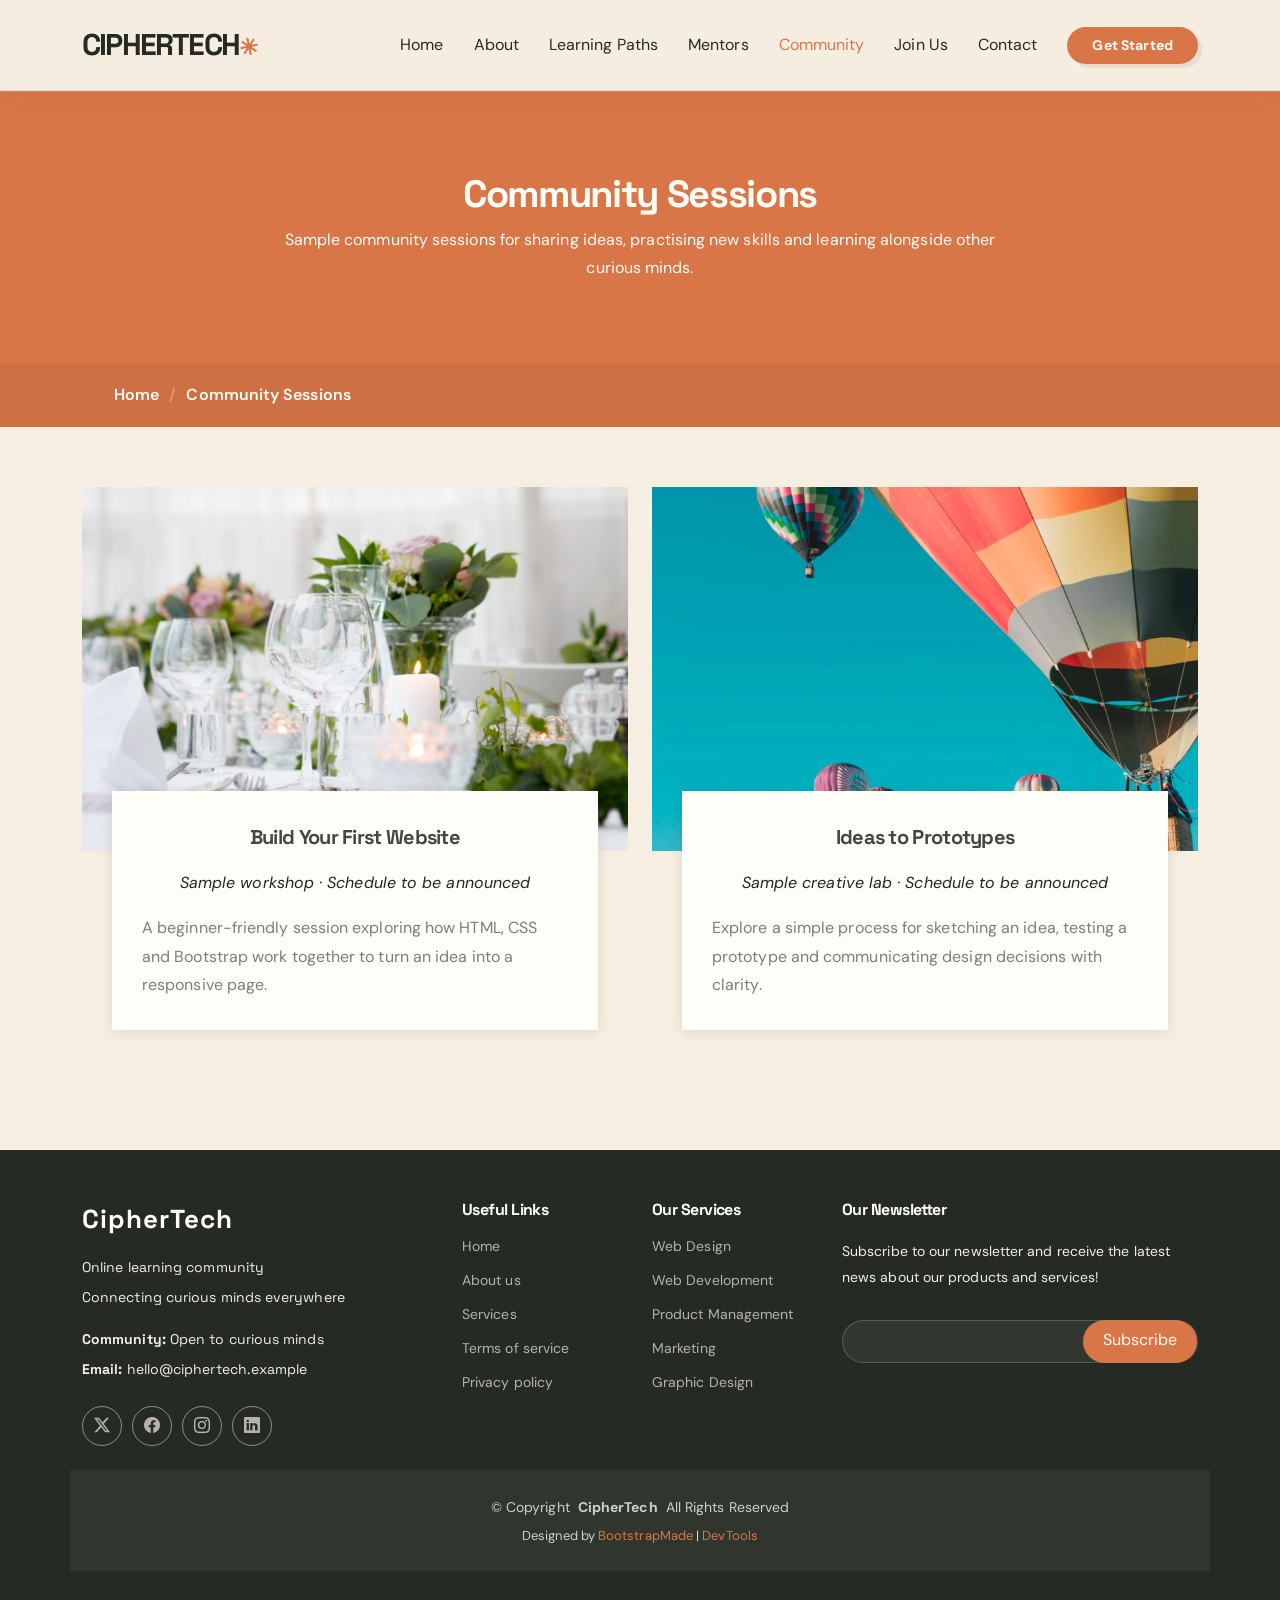
<file: events.html>
<!DOCTYPE html>
<html lang="en">

<head>
  <meta charset="utf-8">
  <meta content="width=device-width, initial-scale=1.0" name="viewport">
  <title>Community | CipherTech</title>
  <meta name="description" content="Explore sample learning events and community activities from the fictional CipherTech learning hub.">
  <meta name="keywords" content="CipherTech, creative technology, learning, Bootstrap, web development">

  <!-- Favicons -->
  <link href="assets/img/favicon.png" rel="icon">
  <link href="assets/img/apple-touch-icon.png" rel="apple-touch-icon">

  <!-- Fonts -->
  <link href="https://fonts.googleapis.com" rel="preconnect">
  <link href="https://fonts.gstatic.com" rel="preconnect" crossorigin>
  <link href="https://fonts.googleapis.com/css2?family=DM+Sans:wght@400;500;600;700&family=Space+Grotesk:wght@400;500;600;700&display=swap" rel="stylesheet">

  <!-- Vendor CSS Files -->
  <link href="assets/vendor/bootstrap/css/bootstrap.min.css" rel="stylesheet">
  <link href="assets/vendor/bootstrap-icons/bootstrap-icons.css" rel="stylesheet">
  <link href="assets/vendor/aos/aos.css" rel="stylesheet">
  <link href="assets/vendor/glightbox/css/glightbox.min.css" rel="stylesheet">
  <link href="assets/vendor/swiper/swiper-bundle.min.css" rel="stylesheet">

  <!-- Main CSS File -->
  <link href="assets/css/main.css" rel="stylesheet">
  <link href="assets/css/ciphertech-custom.css" rel="stylesheet">

  <!-- =======================================================
  * Template Name: Mentor
  * Template URL: https://bootstrapmade.com/mentor-free-education-bootstrap-theme/
  * Updated: Jul 07 2025 with Bootstrap v5.3.7
  * Author: BootstrapMade.com
  * License: https://bootstrapmade.com/license/
  ======================================================== -->
</head>

<body class="events-page">

  <header id="header" class="header d-flex align-items-center sticky-top">
    <div class="container-fluid container-xl position-relative d-flex align-items-center">

      <a href="index.html" class="logo d-flex align-items-center me-auto">
        <!-- Uncomment the line below if you also wish to use an image logo -->
        <!-- <img src="assets/img/logo.webp" alt=""> -->
        <h1 class="sitename">CipherTech</h1>
      </a>

      <nav id="navmenu" class="navmenu">
        <ul>
          <li><a href="index.html">Home<br></a></li>
          <li><a href="about.html">About</a></li>
          <li><a href="courses.html">Learning Paths</a></li>
          <li><a href="trainers.html">Mentors</a></li>
          <li><a href="events.html" class="active">Community</a></li>
          <li><a href="pricing.html">Join Us</a></li>
          
          <li><a href="contact.html">Contact</a></li>
        </ul>
        <i class="mobile-nav-toggle d-xl-none bi bi-list"></i>
      </nav>

      <a class="btn-getstarted" href="courses.html">Get Started</a>

    </div>
  </header>

  <main class="main">

    <!-- Page Title -->
    <div class="page-title" data-aos="fade">
      <div class="heading">
        <div class="container">
          <div class="row d-flex justify-content-center text-center">
            <div class="col-lg-8">
              <h1>Community Sessions</h1>
              <p class="mb-0">Sample community sessions for sharing ideas, practising new skills and learning alongside other curious minds.</p>
            </div>
          </div>
        </div>
      </div>
      <nav class="breadcrumbs">
        <div class="container">
          <ol>
            <li><a href="index.html">Home</a></li>
            <li class="current">Community Sessions</li>
          </ol>
        </div>
      </nav>
    </div><!-- End Page Title -->

    <!-- Events Section -->
    <section id="events" class="events section">

      <div class="container" data-aos="fade-up">

        <div class="row">
          <div class="col-md-6 d-flex align-items-stretch">
            <div class="card">
              <div class="card-img">
                <img src="assets/img/event/event-item-1.webp" alt="...">
              </div>
              <div class="card-body">
                <h5 class="card-title"><a href="">Build Your First Website</a></h5>
                <p class="fst-italic text-center">Sample workshop · Schedule to be announced</p>
                <p class="card-text">A beginner-friendly session exploring how HTML, CSS and Bootstrap work together to turn an idea into a responsive page.</p>
              </div>
            </div>
          </div>
          <div class="col-md-6 d-flex align-items-stretch">
            <div class="card">
              <div class="card-img">
                <img src="assets/img/event/event-item-2.webp" alt="...">
              </div>
              <div class="card-body">
                <h5 class="card-title"><a href="">Ideas to Prototypes</a></h5>
                <p class="fst-italic text-center">Sample creative lab · Schedule to be announced</p>
                <p class="card-text">Explore a simple process for sketching an idea, testing a prototype and communicating design decisions with clarity.</p>
              </div>
            </div>

          </div>
        </div>

      </div>

    </section><!-- /Events Section -->

  </main>

  <footer id="footer" class="footer position-relative light-background">

    <div class="container footer-top">
      <div class="row gy-4">
        <div class="col-lg-4 col-md-6 footer-about">
          <a href="index.html" class="logo d-flex align-items-center">
            <span class="sitename">CipherTech</span>
          </a>
          <div class="footer-contact pt-3">
            <p>Online learning community</p>
            <p>Connecting curious minds everywhere</p>
            <p class="mt-3"><strong>Community:</strong> <span>Open to curious minds</span></p>
            <p><strong>Email:</strong> <span>hello@ciphertech.example</span></p>
          </div>
          <div class="social-links d-flex mt-4">
            <a href=""><i class="bi bi-twitter-x"></i></a>
            <a href=""><i class="bi bi-facebook"></i></a>
            <a href=""><i class="bi bi-instagram"></i></a>
            <a href=""><i class="bi bi-linkedin"></i></a>
          </div>
        </div>

        <div class="col-lg-2 col-md-3 footer-links">
          <h4>Useful Links</h4>
          <ul>
            <li><a href="#">Home</a></li>
            <li><a href="#">About us</a></li>
            <li><a href="#">Services</a></li>
            <li><a href="#">Terms of service</a></li>
            <li><a href="#">Privacy policy</a></li>
          </ul>
        </div>

        <div class="col-lg-2 col-md-3 footer-links">
          <h4>Our Services</h4>
          <ul>
            <li><a href="#">Web Design</a></li>
            <li><a href="#">Web Development</a></li>
            <li><a href="#">Product Management</a></li>
            <li><a href="#">Marketing</a></li>
            <li><a href="#">Graphic Design</a></li>
          </ul>
        </div>

        <div class="col-lg-4 col-md-12 footer-newsletter">
          <h4>Our Newsletter</h4>
          <p>Subscribe to our newsletter and receive the latest news about our products and services!</p>
          <form action="forms/newsletter.php" method="post" class="php-email-form">
            <div class="newsletter-form"><input type="email" name="email"><input type="submit" value="Subscribe"></div>
            <div class="loading">Loading</div>
            <div class="error-message"></div>
            <div class="sent-message">Your subscription request has been sent. Thank you!</div>
          </form>
        </div>

      </div>
    </div>

    <div class="container copyright text-center mt-4">
      <p>© <span>Copyright</span> <strong class="px-1 sitename">CipherTech</strong> <span>All Rights Reserved</span></p>
      <div class="credits">
        <!-- All the links in the footer should remain intact. -->
        <!-- You can delete the links only if you've purchased the pro version. -->
        <!-- Licensing information: https://bootstrapmade.com/license/ -->
        <!-- Purchase the pro version with working PHP/AJAX contact form: [buy-url] -->
        Designed by <a href="https://bootstrapmade.com/">BootstrapMade</a> | <a href="https://bootstrapmade.com/tools/">DevTools</a>
      </div>
    </div>

  </footer>

  <!-- Scroll Top -->
  <a href="#" id="scroll-top" class="scroll-top d-flex align-items-center justify-content-center"><i class="bi bi-arrow-up-short"></i></a>

  <!-- Preloader -->
  <div id="preloader"></div>

  <!-- Vendor JS Files -->
  <script src="assets/vendor/bootstrap/js/bootstrap.bundle.min.js"></script>
  <script src="assets/vendor/php-email-form/validate.js"></script>
  <script src="assets/vendor/aos/aos.js"></script>
  <script src="assets/vendor/glightbox/js/glightbox.min.js"></script>
  <script src="assets/vendor/purecounter/purecounter_vanilla.js"></script>
  <script src="assets/vendor/swiper/swiper-bundle.min.js"></script>

  <!-- Main JS File -->
  <script src="assets/js/main.js"></script>

</body>

</html>
</file>
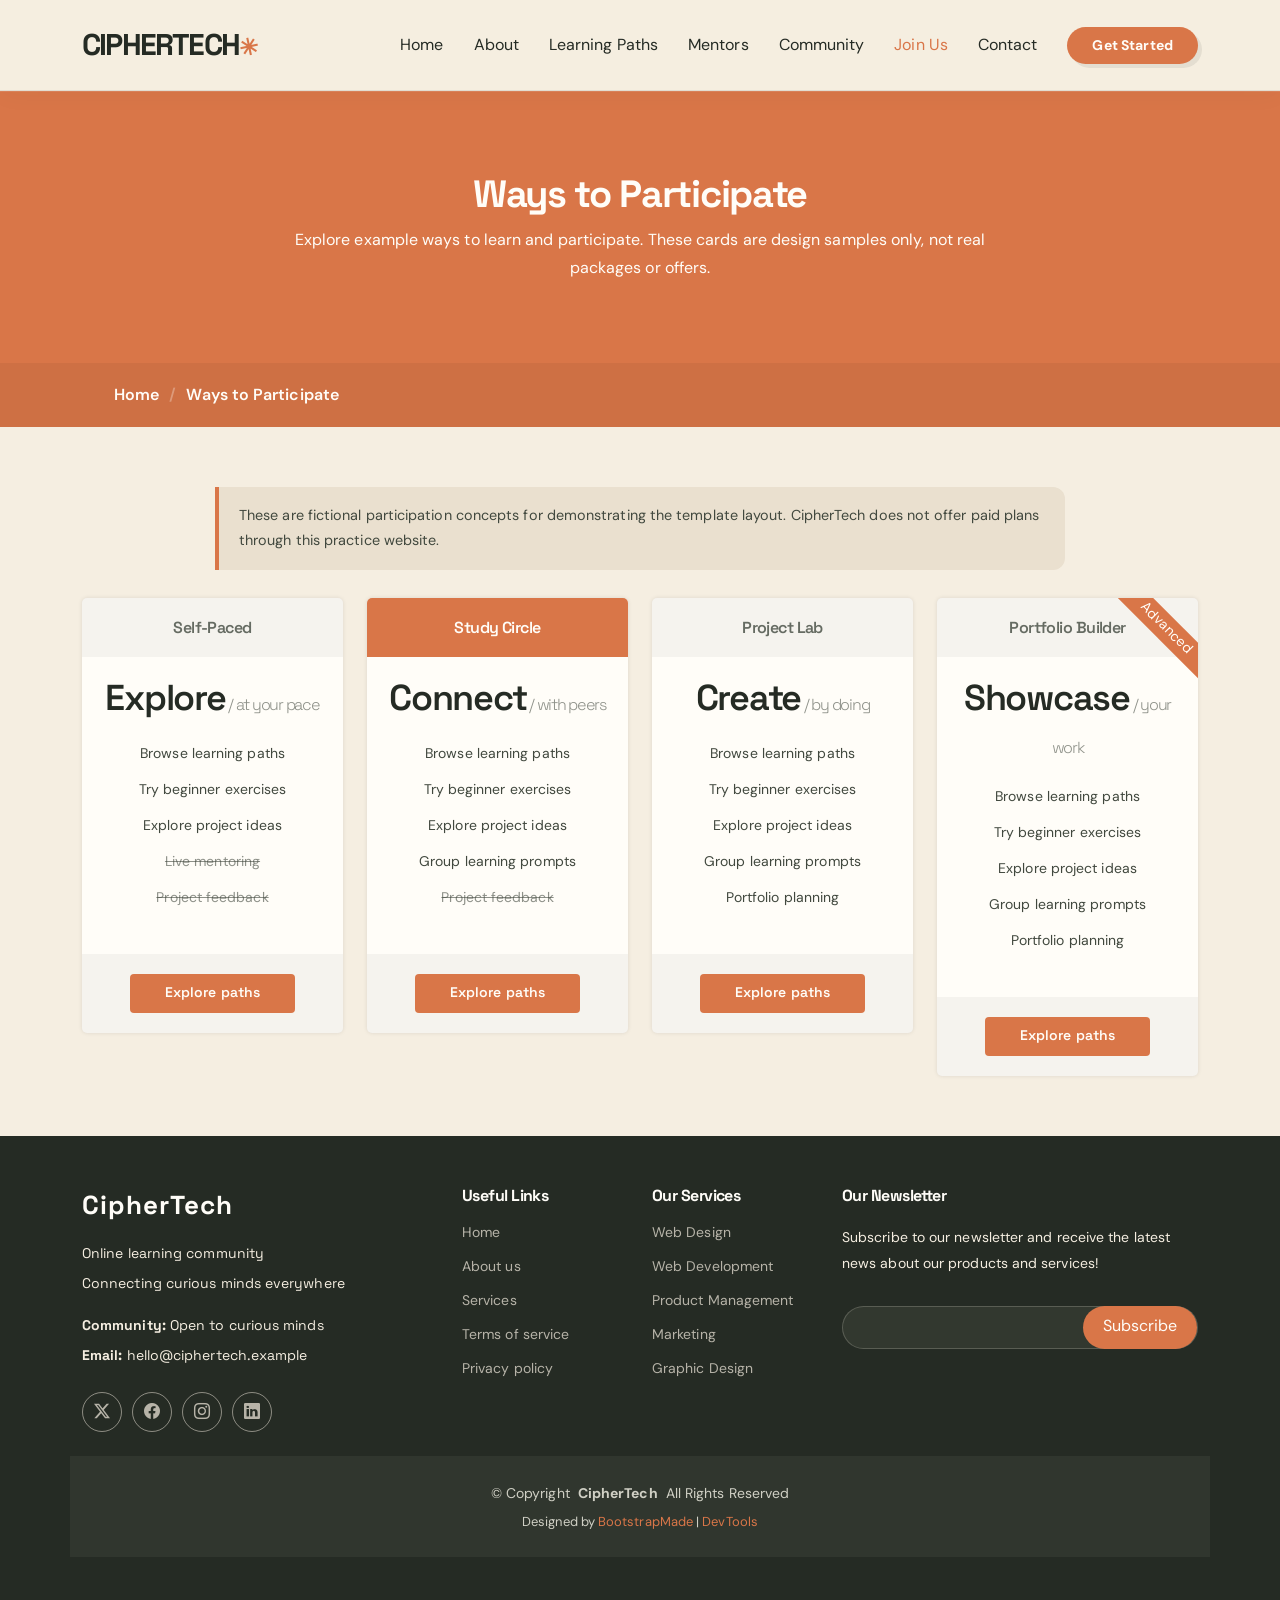
<file: pricing.html>
<!DOCTYPE html>
<html lang="en">

<head>
  <meta charset="utf-8">
  <meta content="width=device-width, initial-scale=1.0" name="viewport">
  <title>Join the Hub | CipherTech</title>
  <meta name="description" content="Explore sample learning options for the fictional CipherTech creative technology hub.">
  <meta name="keywords" content="CipherTech, creative technology, learning, Bootstrap, web development">

  <!-- Favicons -->
  <link href="assets/img/favicon.png" rel="icon">
  <link href="assets/img/apple-touch-icon.png" rel="apple-touch-icon">

  <!-- Fonts -->
  <link href="https://fonts.googleapis.com" rel="preconnect">
  <link href="https://fonts.gstatic.com" rel="preconnect" crossorigin>
  <link href="https://fonts.googleapis.com/css2?family=DM+Sans:wght@400;500;600;700&family=Space+Grotesk:wght@400;500;600;700&display=swap" rel="stylesheet">

  <!-- Vendor CSS Files -->
  <link href="assets/vendor/bootstrap/css/bootstrap.min.css" rel="stylesheet">
  <link href="assets/vendor/bootstrap-icons/bootstrap-icons.css" rel="stylesheet">
  <link href="assets/vendor/aos/aos.css" rel="stylesheet">
  <link href="assets/vendor/glightbox/css/glightbox.min.css" rel="stylesheet">
  <link href="assets/vendor/swiper/swiper-bundle.min.css" rel="stylesheet">

  <!-- Main CSS File -->
  <link href="assets/css/main.css" rel="stylesheet">
  <link href="assets/css/ciphertech-custom.css" rel="stylesheet">

  <!-- =======================================================
  * Template Name: Mentor
  * Template URL: https://bootstrapmade.com/mentor-free-education-bootstrap-theme/
  * Updated: Jul 07 2025 with Bootstrap v5.3.7
  * Author: BootstrapMade.com
  * License: https://bootstrapmade.com/license/
  ======================================================== -->
</head>

<body class="pricing-page">

  <header id="header" class="header d-flex align-items-center sticky-top">
    <div class="container-fluid container-xl position-relative d-flex align-items-center">

      <a href="index.html" class="logo d-flex align-items-center me-auto">
        <!-- Uncomment the line below if you also wish to use an image logo -->
        <!-- <img src="assets/img/logo.webp" alt=""> -->
        <h1 class="sitename">CipherTech</h1>
      </a>

      <nav id="navmenu" class="navmenu">
        <ul>
          <li><a href="index.html">Home<br></a></li>
          <li><a href="about.html">About</a></li>
          <li><a href="courses.html">Learning Paths</a></li>
          <li><a href="trainers.html">Mentors</a></li>
          <li><a href="events.html">Community</a></li>
          <li><a href="pricing.html" class="active">Join Us</a></li>
          
          <li><a href="contact.html">Contact</a></li>
        </ul>
        <i class="mobile-nav-toggle d-xl-none bi bi-list"></i>
      </nav>

      <a class="btn-getstarted" href="courses.html">Get Started</a>

    </div>
  </header>

  <main class="main">

    <!-- Page Title -->
    <div class="page-title" data-aos="fade">
      <div class="heading">
        <div class="container">
          <div class="row d-flex justify-content-center text-center">
            <div class="col-lg-8">
              <h1>Ways to Participate</h1>
              <p class="mb-0">Explore example ways to learn and participate. These cards are design samples only, not real packages or offers.</p>
            </div>
          </div>
        </div>
      </div>
      <nav class="breadcrumbs">
        <div class="container">
          <ol>
            <li><a href="index.html">Home</a></li>
            <li class="current">Ways to Participate</li>
          </ol>
        </div>
      </nav>
    </div><!-- End Page Title -->

    <!-- Pricing Section -->
    <section id="pricing" class="pricing section">

      <div class="container">

        <p class="cipher-pricing-note">These are fictional participation concepts for demonstrating the template layout. CipherTech does not offer paid plans through this practice website.</p>

        <div class="row gy-3">

          <div class="col-xl-3 col-lg-6" data-aos="fade-up" data-aos-delay="100">
            <div class="pricing-item">
              <h3>Self-Paced</h3>
              <h4>Explore<span> / at your pace</span></h4>
              <ul>
                <li>Browse learning paths</li>
                <li>Try beginner exercises</li>
                <li>Explore project ideas</li>
                <li class="na">Live mentoring</li>
                <li class="na">Project feedback</li>
              </ul>
              <div class="btn-wrap">
                <a href="courses.html" class="btn-buy">Explore paths</a>
              </div>
            </div>
          </div><!-- End Pricing Item -->

          <div class="col-xl-3 col-lg-6" data-aos="fade-up" data-aos-delay="200">
            <div class="pricing-item featured">
              <h3>Study Circle</h3>
              <h4>Connect<span> / with peers</span></h4>
              <ul>
                <li>Browse learning paths</li>
                <li>Try beginner exercises</li>
                <li>Explore project ideas</li>
                <li>Group learning prompts</li>
                <li class="na">Project feedback</li>
              </ul>
              <div class="btn-wrap">
                <a href="courses.html" class="btn-buy">Explore paths</a>
              </div>
            </div>
          </div><!-- End Pricing Item -->

          <div class="col-xl-3 col-lg-6" data-aos="fade-up" data-aos-delay="400">
            <div class="pricing-item">
              <h3>Project Lab</h3>
              <h4>Create<span> / by doing</span></h4>
              <ul>
                <li>Browse learning paths</li>
                <li>Try beginner exercises</li>
                <li>Explore project ideas</li>
                <li>Group learning prompts</li>
                <li>Portfolio planning</li>
              </ul>
              <div class="btn-wrap">
                <a href="courses.html" class="btn-buy">Explore paths</a>
              </div>
            </div>
          </div><!-- End Pricing Item -->

          <div class="col-xl-3 col-lg-6" data-aos="fade-up" data-aos-delay="400">
            <div class="pricing-item">
              <span class="advanced">Advanced</span>
              <h3>Portfolio Builder</h3>
              <h4>Showcase<span> / your work</span></h4>
              <ul>
                <li>Browse learning paths</li>
                <li>Try beginner exercises</li>
                <li>Explore project ideas</li>
                <li>Group learning prompts</li>
                <li>Portfolio planning</li>
              </ul>
              <div class="btn-wrap">
                <a href="courses.html" class="btn-buy">Explore paths</a>
              </div>
            </div>
          </div><!-- End Pricing Item -->

        </div>

      </div>

    </section><!-- /Pricing Section -->

  </main>

  <footer id="footer" class="footer position-relative light-background">

    <div class="container footer-top">
      <div class="row gy-4">
        <div class="col-lg-4 col-md-6 footer-about">
          <a href="index.html" class="logo d-flex align-items-center">
            <span class="sitename">CipherTech</span>
          </a>
          <div class="footer-contact pt-3">
            <p>Online learning community</p>
            <p>Connecting curious minds everywhere</p>
            <p class="mt-3"><strong>Community:</strong> <span>Open to curious minds</span></p>
            <p><strong>Email:</strong> <span>hello@ciphertech.example</span></p>
          </div>
          <div class="social-links d-flex mt-4">
            <a href=""><i class="bi bi-twitter-x"></i></a>
            <a href=""><i class="bi bi-facebook"></i></a>
            <a href=""><i class="bi bi-instagram"></i></a>
            <a href=""><i class="bi bi-linkedin"></i></a>
          </div>
        </div>

        <div class="col-lg-2 col-md-3 footer-links">
          <h4>Useful Links</h4>
          <ul>
            <li><a href="#">Home</a></li>
            <li><a href="#">About us</a></li>
            <li><a href="#">Services</a></li>
            <li><a href="#">Terms of service</a></li>
            <li><a href="#">Privacy policy</a></li>
          </ul>
        </div>

        <div class="col-lg-2 col-md-3 footer-links">
          <h4>Our Services</h4>
          <ul>
            <li><a href="#">Web Design</a></li>
            <li><a href="#">Web Development</a></li>
            <li><a href="#">Product Management</a></li>
            <li><a href="#">Marketing</a></li>
            <li><a href="#">Graphic Design</a></li>
          </ul>
        </div>

        <div class="col-lg-4 col-md-12 footer-newsletter">
          <h4>Our Newsletter</h4>
          <p>Subscribe to our newsletter and receive the latest news about our products and services!</p>
          <form action="forms/newsletter.php" method="post" class="php-email-form">
            <div class="newsletter-form"><input type="email" name="email"><input type="submit" value="Subscribe"></div>
            <div class="loading">Loading</div>
            <div class="error-message"></div>
            <div class="sent-message">Your subscription request has been sent. Thank you!</div>
          </form>
        </div>

      </div>
    </div>

    <div class="container copyright text-center mt-4">
      <p>© <span>Copyright</span> <strong class="px-1 sitename">CipherTech</strong> <span>All Rights Reserved</span></p>
      <div class="credits">
        <!-- All the links in the footer should remain intact. -->
        <!-- You can delete the links only if you've purchased the pro version. -->
        <!-- Licensing information: https://bootstrapmade.com/license/ -->
        <!-- Purchase the pro version with working PHP/AJAX contact form: [buy-url] -->
        Designed by <a href="https://bootstrapmade.com/">BootstrapMade</a> | <a href="https://bootstrapmade.com/tools/">DevTools</a>
      </div>
    </div>

  </footer>

  <!-- Scroll Top -->
  <a href="#" id="scroll-top" class="scroll-top d-flex align-items-center justify-content-center"><i class="bi bi-arrow-up-short"></i></a>

  <!-- Preloader -->
  <div id="preloader"></div>

  <!-- Vendor JS Files -->
  <script src="assets/vendor/bootstrap/js/bootstrap.bundle.min.js"></script>
  <script src="assets/vendor/php-email-form/validate.js"></script>
  <script src="assets/vendor/aos/aos.js"></script>
  <script src="assets/vendor/glightbox/js/glightbox.min.js"></script>
  <script src="assets/vendor/purecounter/purecounter_vanilla.js"></script>
  <script src="assets/vendor/swiper/swiper-bundle.min.js"></script>

  <!-- Main JS File -->
  <script src="assets/js/main.js"></script>

</body>

</html>
</file>
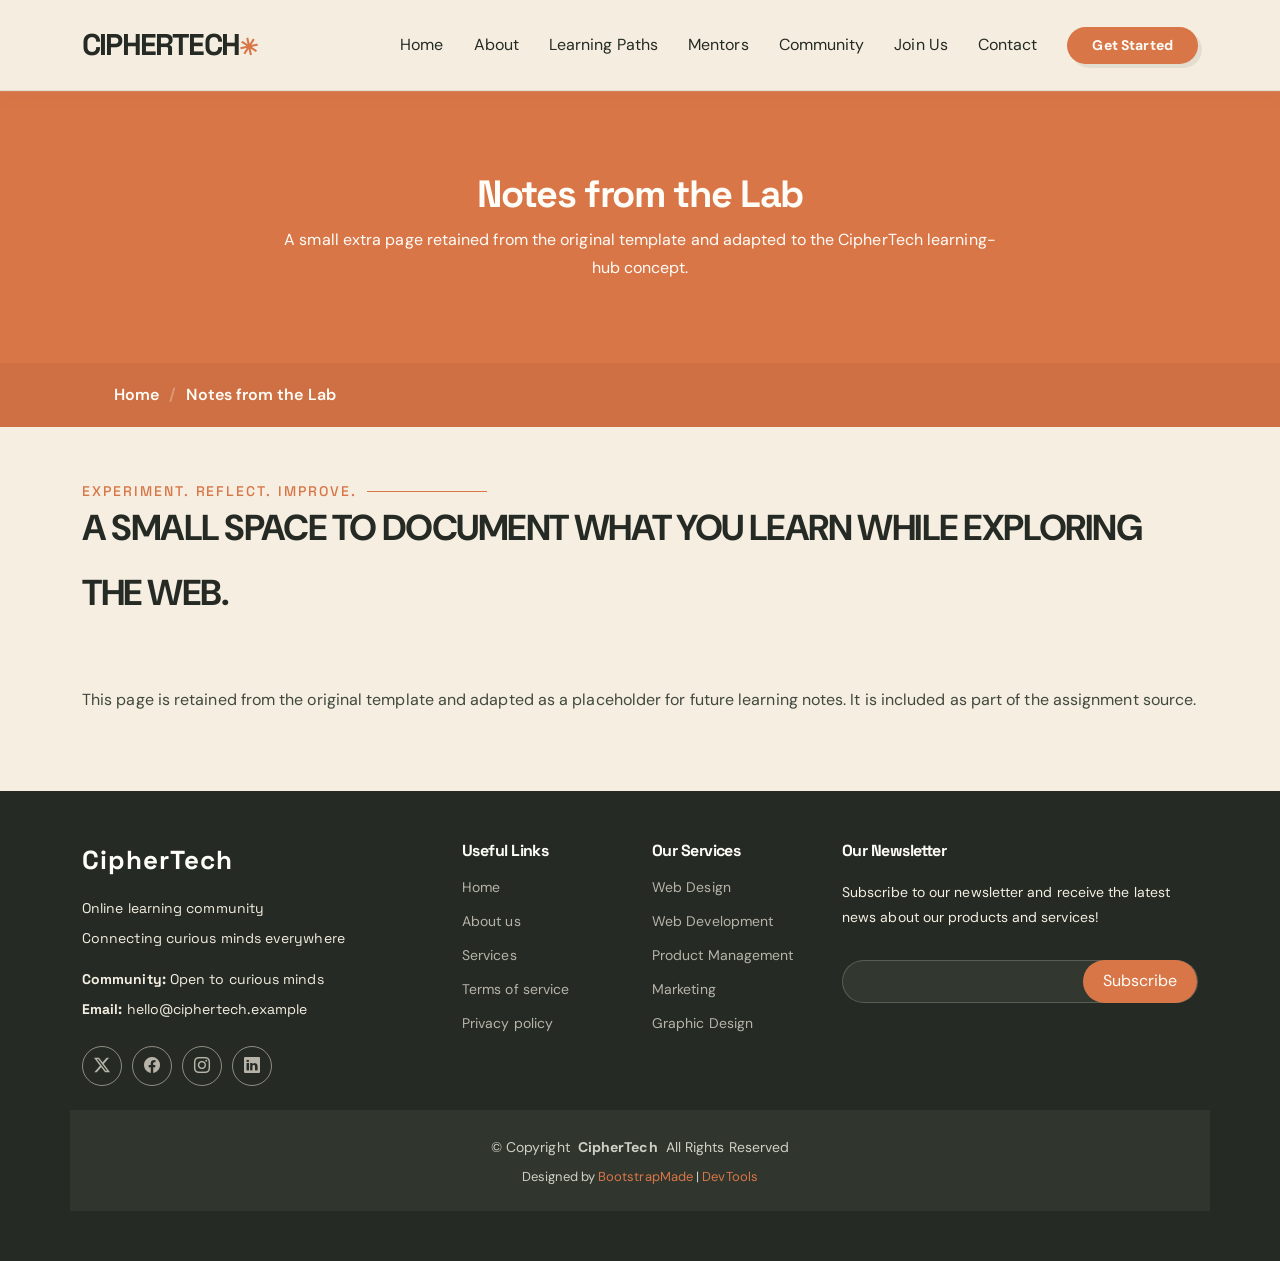
<file: starter-page.html>
<!DOCTYPE html>
<html lang="en">

<head>
  <meta charset="utf-8">
  <meta content="width=device-width, initial-scale=1.0" name="viewport">
  <title>Starter Page | CipherTech</title>
  <meta name="description" content="A starter page included in the customized CipherTech learning hub template.">
  <meta name="keywords" content="CipherTech, creative technology, learning, Bootstrap, web development">

  <!-- Favicons -->
  <link href="assets/img/favicon.png" rel="icon">
  <link href="assets/img/apple-touch-icon.png" rel="apple-touch-icon">

  <!-- Fonts -->
  <link href="https://fonts.googleapis.com" rel="preconnect">
  <link href="https://fonts.gstatic.com" rel="preconnect" crossorigin>
  <link href="https://fonts.googleapis.com/css2?family=DM+Sans:wght@400;500;600;700&family=Space+Grotesk:wght@400;500;600;700&display=swap" rel="stylesheet">

  <!-- Vendor CSS Files -->
  <link href="assets/vendor/bootstrap/css/bootstrap.min.css" rel="stylesheet">
  <link href="assets/vendor/bootstrap-icons/bootstrap-icons.css" rel="stylesheet">
  <link href="assets/vendor/aos/aos.css" rel="stylesheet">
  <link href="assets/vendor/glightbox/css/glightbox.min.css" rel="stylesheet">
  <link href="assets/vendor/swiper/swiper-bundle.min.css" rel="stylesheet">

  <!-- Main CSS File -->
  <link href="assets/css/main.css" rel="stylesheet">
  <link href="assets/css/ciphertech-custom.css" rel="stylesheet">

  <!-- =======================================================
  * Template Name: Mentor
  * Template URL: https://bootstrapmade.com/mentor-free-education-bootstrap-theme/
  * Updated: Jul 07 2025 with Bootstrap v5.3.7
  * Author: BootstrapMade.com
  * License: https://bootstrapmade.com/license/
  ======================================================== -->
</head>

<body class="starter-page-page">

  <header id="header" class="header d-flex align-items-center sticky-top">
    <div class="container-fluid container-xl position-relative d-flex align-items-center">

      <a href="index.html" class="logo d-flex align-items-center me-auto">
        <!-- Uncomment the line below if you also wish to use an image logo -->
        <!-- <img src="assets/img/logo.webp" alt=""> -->
        <h1 class="sitename">CipherTech</h1>
      </a>

      <nav id="navmenu" class="navmenu">
        <ul>
          <li><a href="index.html">Home<br></a></li>
          <li><a href="about.html">About</a></li>
          <li><a href="courses.html">Learning Paths</a></li>
          <li><a href="trainers.html">Mentors</a></li>
          <li><a href="events.html">Community</a></li>
          <li><a href="pricing.html">Join Us</a></li>
          
          <li><a href="contact.html">Contact</a></li>
        </ul>
        <i class="mobile-nav-toggle d-xl-none bi bi-list"></i>
      </nav>

      <a class="btn-getstarted" href="courses.html">Get Started</a>

    </div>
  </header>

  <main class="main">

    <!-- Page Title -->
    <div class="page-title" data-aos="fade">
      <div class="heading">
        <div class="container">
          <div class="row d-flex justify-content-center text-center">
            <div class="col-lg-8">
              <h1>Notes from the Lab</h1>
              <p class="mb-0">A small extra page retained from the original template and adapted to the CipherTech learning-hub concept.</p>
            </div>
          </div>
        </div>
      </div>
      <nav class="breadcrumbs">
        <div class="container">
          <ol>
            <li><a href="index.html">Home</a></li>
            <li class="current">Notes from the Lab</li>
          </ol>
        </div>
      </nav>
    </div><!-- End Page Title -->

    <!-- Starter Section Section -->
    <section id="starter-section" class="starter-section section">

      <!-- Section Title -->
      <div class="container section-title" data-aos="fade-up">
        <h2>Experiment. Reflect. Improve.</h2>
        <p>A small space to document what you learn while exploring the web.</p>
      </div><!-- End Section Title -->

      <div class="container" data-aos="fade-up">
        <p>This page is retained from the original template and adapted as a placeholder for future learning notes. It is included as part of the assignment source.</p>
      </div>

    </section><!-- /Starter Section Section -->

  </main>

  <footer id="footer" class="footer position-relative light-background">

    <div class="container footer-top">
      <div class="row gy-4">
        <div class="col-lg-4 col-md-6 footer-about">
          <a href="index.html" class="logo d-flex align-items-center">
            <span class="sitename">CipherTech</span>
          </a>
          <div class="footer-contact pt-3">
            <p>Online learning community</p>
            <p>Connecting curious minds everywhere</p>
            <p class="mt-3"><strong>Community:</strong> <span>Open to curious minds</span></p>
            <p><strong>Email:</strong> <span>hello@ciphertech.example</span></p>
          </div>
          <div class="social-links d-flex mt-4">
            <a href=""><i class="bi bi-twitter-x"></i></a>
            <a href=""><i class="bi bi-facebook"></i></a>
            <a href=""><i class="bi bi-instagram"></i></a>
            <a href=""><i class="bi bi-linkedin"></i></a>
          </div>
        </div>

        <div class="col-lg-2 col-md-3 footer-links">
          <h4>Useful Links</h4>
          <ul>
            <li><a href="#">Home</a></li>
            <li><a href="#">About us</a></li>
            <li><a href="#">Services</a></li>
            <li><a href="#">Terms of service</a></li>
            <li><a href="#">Privacy policy</a></li>
          </ul>
        </div>

        <div class="col-lg-2 col-md-3 footer-links">
          <h4>Our Services</h4>
          <ul>
            <li><a href="#">Web Design</a></li>
            <li><a href="#">Web Development</a></li>
            <li><a href="#">Product Management</a></li>
            <li><a href="#">Marketing</a></li>
            <li><a href="#">Graphic Design</a></li>
          </ul>
        </div>

        <div class="col-lg-4 col-md-12 footer-newsletter">
          <h4>Our Newsletter</h4>
          <p>Subscribe to our newsletter and receive the latest news about our products and services!</p>
          <form action="forms/newsletter.php" method="post" class="php-email-form">
            <div class="newsletter-form"><input type="email" name="email"><input type="submit" value="Subscribe"></div>
            <div class="loading">Loading</div>
            <div class="error-message"></div>
            <div class="sent-message">Your subscription request has been sent. Thank you!</div>
          </form>
        </div>

      </div>
    </div>

    <div class="container copyright text-center mt-4">
      <p>© <span>Copyright</span> <strong class="px-1 sitename">CipherTech</strong> <span>All Rights Reserved</span></p>
      <div class="credits">
        <!-- All the links in the footer should remain intact. -->
        <!-- You can delete the links only if you've purchased the pro version. -->
        <!-- Licensing information: https://bootstrapmade.com/license/ -->
        <!-- Purchase the pro version with working PHP/AJAX contact form: [buy-url] -->
        Designed by <a href="https://bootstrapmade.com/">BootstrapMade</a> | <a href="https://bootstrapmade.com/tools/">DevTools</a>
      </div>
    </div>

  </footer>

  <!-- Scroll Top -->
  <a href="#" id="scroll-top" class="scroll-top d-flex align-items-center justify-content-center"><i class="bi bi-arrow-up-short"></i></a>

  <!-- Preloader -->
  <div id="preloader"></div>

  <!-- Vendor JS Files -->
  <script src="assets/vendor/bootstrap/js/bootstrap.bundle.min.js"></script>
  <script src="assets/vendor/php-email-form/validate.js"></script>
  <script src="assets/vendor/aos/aos.js"></script>
  <script src="assets/vendor/glightbox/js/glightbox.min.js"></script>
  <script src="assets/vendor/purecounter/purecounter_vanilla.js"></script>
  <script src="assets/vendor/swiper/swiper-bundle.min.js"></script>

  <!-- Main JS File -->
  <script src="assets/js/main.js"></script>

</body>

</html>
</file>
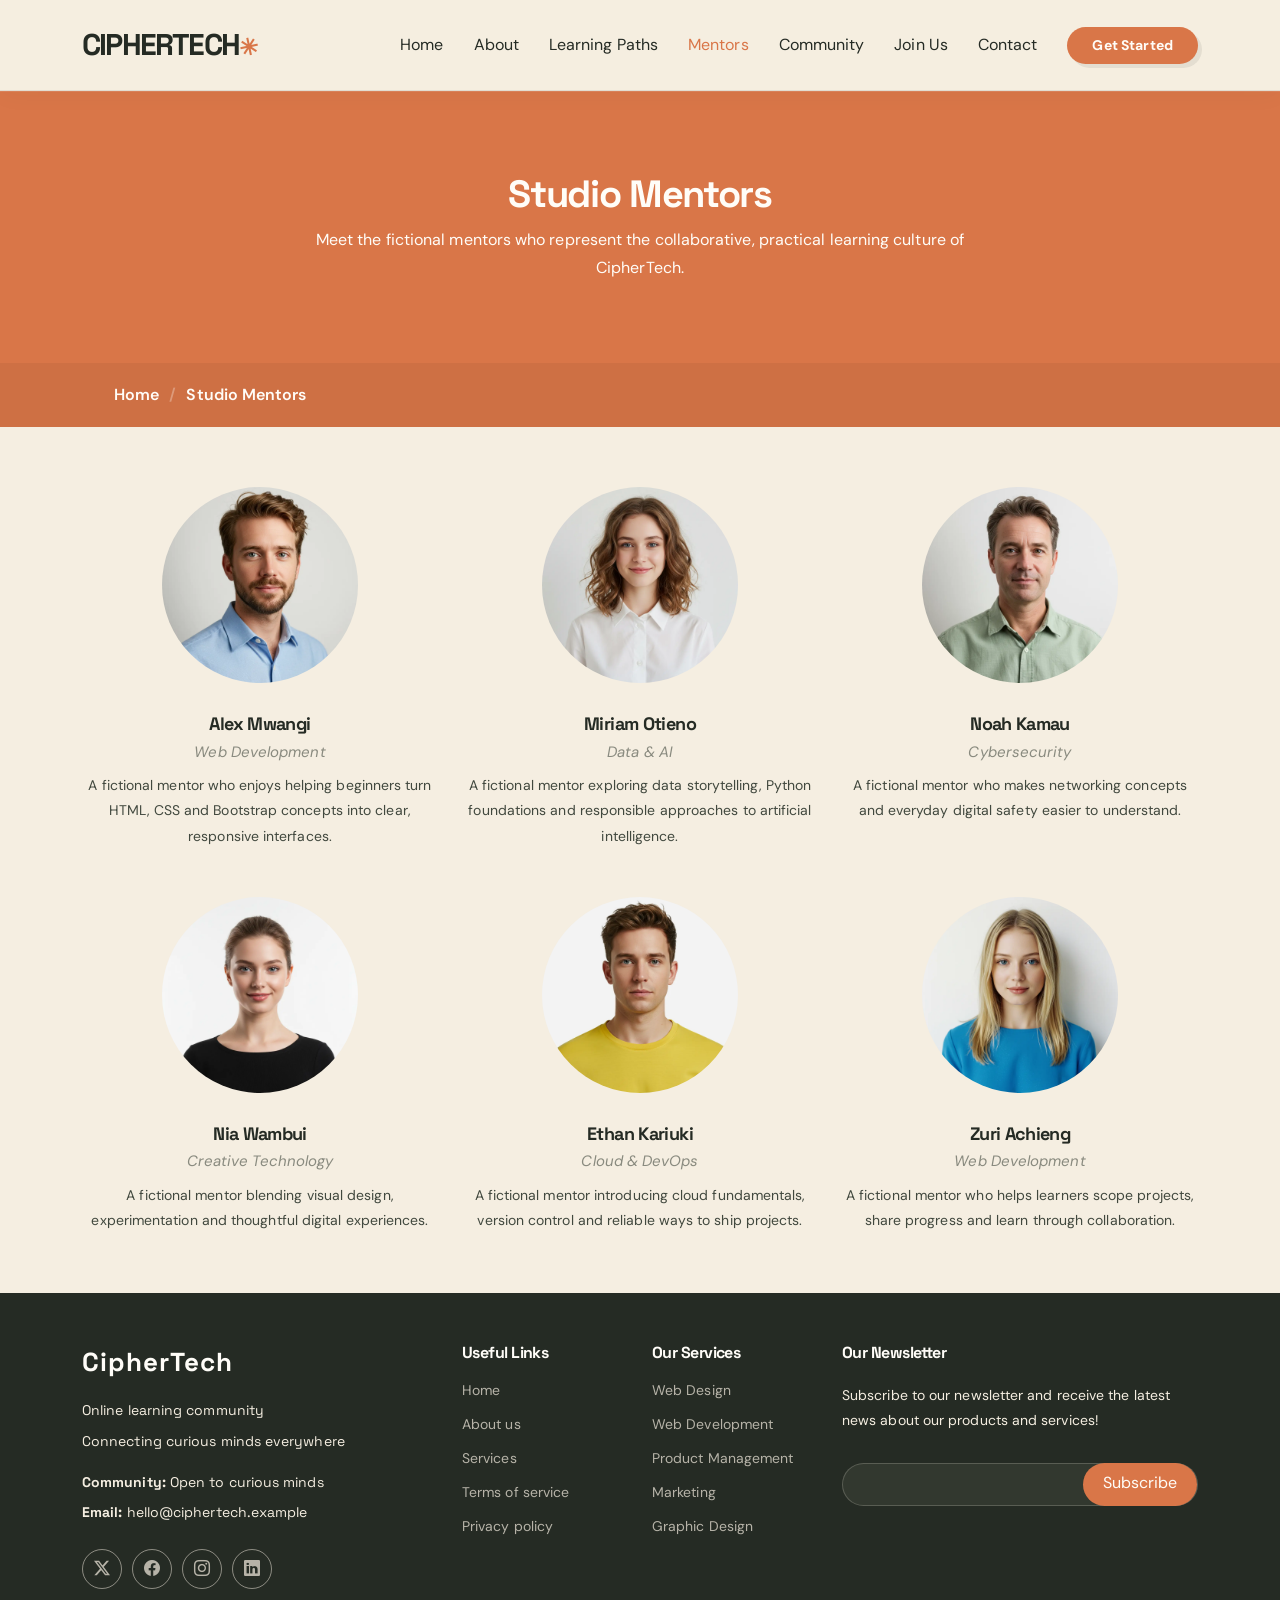
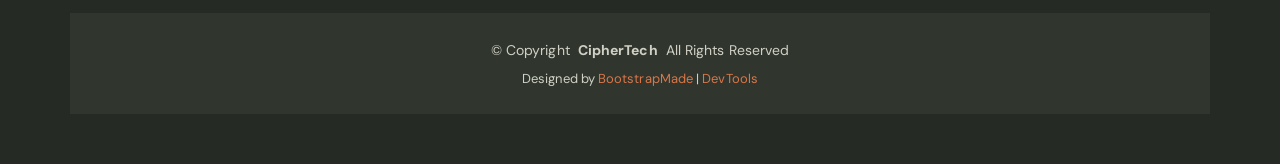
<file: trainers.html>
<!DOCTYPE html>
<html lang="en">

<head>
  <meta charset="utf-8">
  <meta content="width=device-width, initial-scale=1.0" name="viewport">
  <title>Mentors | CipherTech</title>
  <meta name="description" content="Meet the sample mentors featured in the fictional CipherTech learning hub template.">
  <meta name="keywords" content="CipherTech, creative technology, learning, Bootstrap, web development">

  <!-- Favicons -->
  <link href="assets/img/favicon.png" rel="icon">
  <link href="assets/img/apple-touch-icon.png" rel="apple-touch-icon">

  <!-- Fonts -->
  <link href="https://fonts.googleapis.com" rel="preconnect">
  <link href="https://fonts.gstatic.com" rel="preconnect" crossorigin>
  <link href="https://fonts.googleapis.com/css2?family=DM+Sans:wght@400;500;600;700&family=Space+Grotesk:wght@400;500;600;700&display=swap" rel="stylesheet">

  <!-- Vendor CSS Files -->
  <link href="assets/vendor/bootstrap/css/bootstrap.min.css" rel="stylesheet">
  <link href="assets/vendor/bootstrap-icons/bootstrap-icons.css" rel="stylesheet">
  <link href="assets/vendor/aos/aos.css" rel="stylesheet">
  <link href="assets/vendor/glightbox/css/glightbox.min.css" rel="stylesheet">
  <link href="assets/vendor/swiper/swiper-bundle.min.css" rel="stylesheet">

  <!-- Main CSS File -->
  <link href="assets/css/main.css" rel="stylesheet">
  <link href="assets/css/ciphertech-custom.css" rel="stylesheet">

  <!-- =======================================================
  * Template Name: Mentor
  * Template URL: https://bootstrapmade.com/mentor-free-education-bootstrap-theme/
  * Updated: Jul 07 2025 with Bootstrap v5.3.7
  * Author: BootstrapMade.com
  * License: https://bootstrapmade.com/license/
  ======================================================== -->
</head>

<body class="trainers-page">

  <header id="header" class="header d-flex align-items-center sticky-top">
    <div class="container-fluid container-xl position-relative d-flex align-items-center">

      <a href="index.html" class="logo d-flex align-items-center me-auto">
        <!-- Uncomment the line below if you also wish to use an image logo -->
        <!-- <img src="assets/img/logo.webp" alt=""> -->
        <h1 class="sitename">CipherTech</h1>
      </a>

      <nav id="navmenu" class="navmenu">
        <ul>
          <li><a href="index.html">Home<br></a></li>
          <li><a href="about.html">About</a></li>
          <li><a href="courses.html">Learning Paths</a></li>
          <li><a href="trainers.html" class="active">Mentors</a></li>
          <li><a href="events.html">Community</a></li>
          <li><a href="pricing.html">Join Us</a></li>
          
          <li><a href="contact.html">Contact</a></li>
        </ul>
        <i class="mobile-nav-toggle d-xl-none bi bi-list"></i>
      </nav>

      <a class="btn-getstarted" href="courses.html">Get Started</a>

    </div>
  </header>

  <main class="main">

    <!-- Page Title -->
    <div class="page-title" data-aos="fade">
      <div class="heading">
        <div class="container">
          <div class="row d-flex justify-content-center text-center">
            <div class="col-lg-8">
              <h1>Studio Mentors</h1>
              <p class="mb-0">Meet the fictional mentors who represent the collaborative, practical learning culture of CipherTech.</p>
            </div>
          </div>
        </div>
      </div>
      <nav class="breadcrumbs">
        <div class="container">
          <ol>
            <li><a href="index.html">Home</a></li>
            <li class="current">Studio Mentors</li>
          </ol>
        </div>
      </nav>
    </div><!-- End Page Title -->

    <!-- Trainers Section -->
    <section id="trainers" class="section trainers">

      <div class="container">

        <div class="row gy-5">

          <div class="col-lg-4 col-md-6 member" data-aos="fade-up" data-aos-delay="100">
            <div class="member-img">
              <img src="assets/img/person/person-m-7.webp" class="img-fluid" alt="">
              <div class="social">
                <a href="#"><i class="bi bi-twitter-x"></i></a>
                <a href="#"><i class="bi bi-facebook"></i></a>
                <a href="#"><i class="bi bi-instagram"></i></a>
                <a href="#"><i class="bi bi-linkedin"></i></a>
              </div>
            </div>
            <div class="member-info text-center">
              <h4>Alex Mwangi</h4>
              <span>Web Development</span>
              <p>A fictional mentor who enjoys helping beginners turn HTML, CSS and Bootstrap concepts into clear, responsive interfaces.</p>
            </div>
          </div><!-- End Team Member -->

          <div class="col-lg-4 col-md-6 member" data-aos="fade-up" data-aos-delay="200">
            <div class="member-img">
              <img src="assets/img/person/person-f-8.webp" class="img-fluid" alt="">
              <div class="social">
                <a href="#"><i class="bi bi-twitter-x"></i></a>
                <a href="#"><i class="bi bi-facebook"></i></a>
                <a href="#"><i class="bi bi-instagram"></i></a>
                <a href="#"><i class="bi bi-linkedin"></i></a>
              </div>
            </div>
            <div class="member-info text-center">
              <h4>Miriam Otieno</h4>
              <span>Data & AI</span>
              <p>A fictional mentor exploring data storytelling, Python foundations and responsible approaches to artificial intelligence.</p>
            </div>
          </div><!-- End Team Member -->

          <div class="col-lg-4 col-md-6 member" data-aos="fade-up" data-aos-delay="300">
            <div class="member-img">
              <img src="assets/img/person/person-m-6.webp" class="img-fluid" alt="">
              <div class="social">
                <a href="#"><i class="bi bi-twitter-x"></i></a>
                <a href="#"><i class="bi bi-facebook"></i></a>
                <a href="#"><i class="bi bi-instagram"></i></a>
                <a href="#"><i class="bi bi-linkedin"></i></a>
              </div>
            </div>
            <div class="member-info text-center">
              <h4>Noah Kamau</h4>
              <span>Cybersecurity</span>
              <p>A fictional mentor who makes networking concepts and everyday digital safety easier to understand.</p>
            </div>
          </div><!-- End Team Member -->

          <div class="col-lg-4 col-md-6 member" data-aos="fade-up" data-aos-delay="400">
            <div class="member-img">
              <img src="assets/img/person/person-f-4.webp" class="img-fluid" alt="">
              <div class="social">
                <a href="#"><i class="bi bi-twitter-x"></i></a>
                <a href="#"><i class="bi bi-facebook"></i></a>
                <a href="#"><i class="bi bi-instagram"></i></a>
                <a href="#"><i class="bi bi-linkedin"></i></a>
              </div>
            </div>
            <div class="member-info text-center">
              <h4>Nia Wambui</h4>
              <span>Creative Technology</span>
              <p>A fictional mentor blending visual design, experimentation and thoughtful digital experiences.</p>
            </div>
          </div><!-- End Team Member -->

          <div class="col-lg-4 col-md-6 member" data-aos="fade-up" data-aos-delay="500">
            <div class="member-img">
              <img src="assets/img/person/person-m-12.webp" class="img-fluid" alt="">
              <div class="social">
                <a href="#"><i class="bi bi-twitter-x"></i></a>
                <a href="#"><i class="bi bi-facebook"></i></a>
                <a href="#"><i class="bi bi-instagram"></i></a>
                <a href="#"><i class="bi bi-linkedin"></i></a>
              </div>
            </div>
            <div class="member-info text-center">
              <h4>Ethan Kariuki</h4>
              <span>Cloud & DevOps</span>
              <p>A fictional mentor introducing cloud fundamentals, version control and reliable ways to ship projects.</p>
            </div>
          </div><!-- End Team Member -->

          <div class="col-lg-4 col-md-6 member" data-aos="fade-up" data-aos-delay="600">
            <div class="member-img">
              <img src="assets/img/person/person-f-9.webp" class="img-fluid" alt="">
              <div class="social">
                <a href="#"><i class="bi bi-twitter-x"></i></a>
                <a href="#"><i class="bi bi-facebook"></i></a>
                <a href="#"><i class="bi bi-instagram"></i></a>
                <a href="#"><i class="bi bi-linkedin"></i></a>
              </div>
            </div>
            <div class="member-info text-center">
              <h4>Zuri Achieng</h4>
              <span>Web Development</span>
              <p>A fictional mentor who helps learners scope projects, share progress and learn through collaboration.</p>
            </div>
          </div><!-- End Team Member -->

        </div>

      </div>

    </section><!-- /Trainers Section -->

  </main>

  <footer id="footer" class="footer position-relative light-background">

    <div class="container footer-top">
      <div class="row gy-4">
        <div class="col-lg-4 col-md-6 footer-about">
          <a href="index.html" class="logo d-flex align-items-center">
            <span class="sitename">CipherTech</span>
          </a>
          <div class="footer-contact pt-3">
            <p>Online learning community</p>
            <p>Connecting curious minds everywhere</p>
            <p class="mt-3"><strong>Community:</strong> <span>Open to curious minds</span></p>
            <p><strong>Email:</strong> <span>hello@ciphertech.example</span></p>
          </div>
          <div class="social-links d-flex mt-4">
            <a href=""><i class="bi bi-twitter-x"></i></a>
            <a href=""><i class="bi bi-facebook"></i></a>
            <a href=""><i class="bi bi-instagram"></i></a>
            <a href=""><i class="bi bi-linkedin"></i></a>
          </div>
        </div>

        <div class="col-lg-2 col-md-3 footer-links">
          <h4>Useful Links</h4>
          <ul>
            <li><a href="#">Home</a></li>
            <li><a href="#">About us</a></li>
            <li><a href="#">Services</a></li>
            <li><a href="#">Terms of service</a></li>
            <li><a href="#">Privacy policy</a></li>
          </ul>
        </div>

        <div class="col-lg-2 col-md-3 footer-links">
          <h4>Our Services</h4>
          <ul>
            <li><a href="#">Web Design</a></li>
            <li><a href="#">Web Development</a></li>
            <li><a href="#">Product Management</a></li>
            <li><a href="#">Marketing</a></li>
            <li><a href="#">Graphic Design</a></li>
          </ul>
        </div>

        <div class="col-lg-4 col-md-12 footer-newsletter">
          <h4>Our Newsletter</h4>
          <p>Subscribe to our newsletter and receive the latest news about our products and services!</p>
          <form action="forms/newsletter.php" method="post" class="php-email-form">
            <div class="newsletter-form"><input type="email" name="email"><input type="submit" value="Subscribe"></div>
            <div class="loading">Loading</div>
            <div class="error-message"></div>
            <div class="sent-message">Your subscription request has been sent. Thank you!</div>
          </form>
        </div>

      </div>
    </div>

    <div class="container copyright text-center mt-4">
      <p>© <span>Copyright</span> <strong class="px-1 sitename">CipherTech</strong> <span>All Rights Reserved</span></p>
      <div class="credits">
        <!-- All the links in the footer should remain intact. -->
        <!-- You can delete the links only if you've purchased the pro version. -->
        <!-- Licensing information: https://bootstrapmade.com/license/ -->
        <!-- Purchase the pro version with working PHP/AJAX contact form: [buy-url] -->
        Designed by <a href="https://bootstrapmade.com/">BootstrapMade</a> | <a href="https://bootstrapmade.com/tools/">DevTools</a>
      </div>
    </div>

  </footer>

  <!-- Scroll Top -->
  <a href="#" id="scroll-top" class="scroll-top d-flex align-items-center justify-content-center"><i class="bi bi-arrow-up-short"></i></a>

  <!-- Preloader -->
  <div id="preloader"></div>

  <!-- Vendor JS Files -->
  <script src="assets/vendor/bootstrap/js/bootstrap.bundle.min.js"></script>
  <script src="assets/vendor/php-email-form/validate.js"></script>
  <script src="assets/vendor/aos/aos.js"></script>
  <script src="assets/vendor/glightbox/js/glightbox.min.js"></script>
  <script src="assets/vendor/purecounter/purecounter_vanilla.js"></script>
  <script src="assets/vendor/swiper/swiper-bundle.min.js"></script>

  <!-- Main JS File -->
  <script src="assets/js/main.js"></script>

</body>

</html>
</file>
<file: assets/css/main.css>
/**
* Template Name: Mentor
* Template URL: https://bootstrapmade.com/mentor-free-education-bootstrap-theme/
* Updated: Jul 07 2025 with Bootstrap v5.3.7
* Author: BootstrapMade.com
* License: https://bootstrapmade.com/license/
*/

/*--------------------------------------------------------------
# Font & Color Variables
# Help: https://bootstrapmade.com/color-system/
--------------------------------------------------------------*/
/* Fonts */
:root {
  --default-font: "Open Sans",  system-ui, -apple-system, "Segoe UI", Roboto, "Helvetica Neue", Arial, "Noto Sans", "Liberation Sans", sans-serif, "Apple Color Emoji", "Segoe UI Emoji", "Segoe UI Symbol", "Noto Color Emoji";
  --heading-font: "Raleway",  sans-serif;
  --nav-font: "Poppins",  sans-serif;
}

/* Global Colors - The following color variables are used throughout the website. Updating them here will change the color scheme of the entire website */
:root { 
  --background-color: #ffffff; /* Background color for the entire website, including individual sections */
  --default-color: #444444; /* Default color used for the majority of the text content across the entire website */
  --heading-color: #37423b; /* Color for headings, subheadings and title throughout the website */
  --accent-color: #5fcf80; /* Accent color that represents your brand on the website. It's used for buttons, links, and other elements that need to stand out */
  --surface-color: #ffffff; /* The surface color is used as a background of boxed elements within sections, such as cards, icon boxes, or other elements that require a visual separation from the global background. */
  --contrast-color: #ffffff; /* Contrast color for text, ensuring readability against backgrounds of accent, heading, or default colors. */
}

/* Nav Menu Colors - The following color variables are used specifically for the navigation menu. They are separate from the global colors to allow for more customization options */
:root {
  --nav-color: #272828;  /* The default color of the main navmenu links */
  --nav-hover-color: #5fcf80; /* Applied to main navmenu links when they are hovered over or active */
  --nav-mobile-background-color: #ffffff; /* Used as the background color for mobile navigation menu */
  --nav-dropdown-background-color: #ffffff; /* Used as the background color for dropdown items that appear when hovering over primary navigation items */
  --nav-dropdown-color: #272828; /* Used for navigation links of the dropdown items in the navigation menu. */
  --nav-dropdown-hover-color: #5fcf80; /* Similar to --nav-hover-color, this color is applied to dropdown navigation links when they are hovered over. */
}

/* Color Presets - These classes override global colors when applied to any section or element, providing reuse of the sam color scheme. */

.light-background {
  --background-color: #f9f9f9;
  --surface-color: #ffffff;
}

.dark-background {
  --background-color: #060606;
  --default-color: #ffffff;
  --heading-color: #ffffff;
  --surface-color: #252525;
  --contrast-color: #ffffff;
}

/* Smooth scroll */
:root {
  scroll-behavior: smooth;
}

/*--------------------------------------------------------------
# General Styling & Shared Classes
--------------------------------------------------------------*/
body {
  color: var(--default-color);
  background-color: var(--background-color);
  font-family: var(--default-font);
}

a {
  color: var(--accent-color);
  text-decoration: none;
  transition: 0.3s;
}

a:hover {
  color: color-mix(in srgb, var(--accent-color), transparent 25%);
  text-decoration: none;
}

h1,
h2,
h3,
h4,
h5,
h6 {
  color: var(--heading-color);
  font-family: var(--heading-font);
}

/* PHP Email Form Messages
------------------------------*/
.php-email-form .error-message {
  display: none;
  background: #df1529;
  color: #ffffff;
  text-align: left;
  padding: 15px;
  margin-bottom: 24px;
  font-weight: 600;
}

.php-email-form .sent-message {
  display: none;
  color: #ffffff;
  background: #059652;
  text-align: center;
  padding: 15px;
  margin-bottom: 24px;
  font-weight: 600;
}

.php-email-form .loading {
  display: none;
  background: var(--surface-color);
  text-align: center;
  padding: 15px;
  margin-bottom: 24px;
}

.php-email-form .loading:before {
  content: "";
  display: inline-block;
  border-radius: 50%;
  width: 24px;
  height: 24px;
  margin: 0 10px -6px 0;
  border: 3px solid var(--accent-color);
  border-top-color: var(--surface-color);
  animation: php-email-form-loading 1s linear infinite;
}

@keyframes php-email-form-loading {
  0% {
    transform: rotate(0deg);
  }

  100% {
    transform: rotate(360deg);
  }
}

/* Pulsating Play Button
------------------------------*/
.pulsating-play-btn {
  width: 94px;
  height: 94px;
  background: radial-gradient(var(--accent-color) 50%, color-mix(in srgb, var(--accent-color), transparent 75%) 52%);
  border-radius: 50%;
  display: block;
  position: relative;
  overflow: hidden;
}

.pulsating-play-btn:before {
  content: "";
  position: absolute;
  width: 120px;
  height: 120px;
  animation-delay: 0s;
  animation: pulsate-play-btn 2s;
  animation-direction: forwards;
  animation-iteration-count: infinite;
  animation-timing-function: steps;
  opacity: 1;
  border-radius: 50%;
  border: 5px solid color-mix(in srgb, var(--accent-color), transparent 30%);
  top: -15%;
  left: -15%;
  background: rgba(198, 16, 0, 0);
}

.pulsating-play-btn:after {
  content: "";
  position: absolute;
  left: 50%;
  top: 50%;
  transform: translateX(-40%) translateY(-50%);
  width: 0;
  height: 0;
  border-top: 10px solid transparent;
  border-bottom: 10px solid transparent;
  border-left: 15px solid #fff;
  z-index: 100;
  transition: all 400ms cubic-bezier(0.55, 0.055, 0.675, 0.19);
}

.pulsating-play-btn:hover:before {
  content: "";
  position: absolute;
  left: 50%;
  top: 50%;
  transform: translateX(-40%) translateY(-50%);
  width: 0;
  height: 0;
  border: none;
  border-top: 10px solid transparent;
  border-bottom: 10px solid transparent;
  border-left: 15px solid #fff;
  z-index: 200;
  animation: none;
  border-radius: 0;
}

.pulsating-play-btn:hover:after {
  border-left: 15px solid var(--accent-color);
  transform: scale(20);
}

@keyframes pulsate-play-btn {
  0% {
    transform: scale(0.6, 0.6);
    opacity: 1;
  }

  100% {
    transform: scale(1, 1);
    opacity: 0;
  }
}

/*--------------------------------------------------------------
# Global Header
--------------------------------------------------------------*/
.header {
  color: var(--default-color);
  background-color: var(--background-color);
  padding: 15px 0;
  transition: all 0.5s;
  z-index: 997;
}

.header .logo {
  line-height: 1;
}

.header .logo img {
  max-height: 36px;
  margin-right: 8px;
}

.header .logo h1 {
  font-weight: 700;
  font-size: 30px;
  margin: 0;
  letter-spacing: 1px;
  text-transform: uppercase;
  color: var(--accent-color);
}

.header .btn-getstarted,
.header .btn-getstarted:focus {
  color: var(--contrast-color);
  background: var(--accent-color);
  font-size: 14px;
  padding: 8px 25px;
  margin: 0 0 0 30px;
  border-radius: 50px;
  transition: 0.3s;
}

.header .btn-getstarted:hover,
.header .btn-getstarted:focus:hover {
  color: var(--contrast-color);
  background: color-mix(in srgb, var(--accent-color), transparent 15%);
}

@media (max-width: 1200px) {
  .header .logo {
    order: 1;
  }

  .header .btn-getstarted {
    order: 2;
    margin: 0 15px 0 0;
    padding: 6px 15px;
  }

  .header .navmenu {
    order: 3;
  }
}

.scrolled .header {
  box-shadow: 0px 0 18px rgba(0, 0, 0, 0.1);
}

/*--------------------------------------------------------------
# Navigation Menu
--------------------------------------------------------------*/
/* Navmenu - Desktop */
@media (min-width: 1200px) {
  .navmenu {
    padding: 0;
  }

  .navmenu ul {
    margin: 0;
    padding: 0;
    display: flex;
    list-style: none;
    align-items: center;
  }

  .navmenu li {
    position: relative;
  }

  .navmenu a,
  .navmenu a:focus {
    color: var(--nav-color);
    padding: 18px 15px;
    font-size: 16px;
    font-family: var(--nav-font);
    font-weight: 400;
    display: flex;
    align-items: center;
    justify-content: space-between;
    white-space: nowrap;
    transition: 0.3s;
  }

  .navmenu a i,
  .navmenu a:focus i {
    font-size: 12px;
    line-height: 0;
    margin-left: 5px;
    transition: 0.3s;
  }

  .navmenu li:last-child a {
    padding-right: 0;
  }

  .navmenu li:hover>a,
  .navmenu .active,
  .navmenu .active:focus {
    color: var(--nav-hover-color);
  }

  .navmenu .dropdown ul {
    margin: 0;
    padding: 10px 0;
    background: var(--nav-dropdown-background-color);
    display: block;
    position: absolute;
    visibility: hidden;
    left: 14px;
    top: 130%;
    opacity: 0;
    transition: 0.3s;
    border-radius: 4px;
    z-index: 99;
    box-shadow: 0px 0px 30px rgba(0, 0, 0, 0.1);
  }

  .navmenu .dropdown ul li {
    min-width: 200px;
  }

  .navmenu .dropdown ul a {
    padding: 10px 20px;
    font-size: 15px;
    text-transform: none;
    color: var(--nav-dropdown-color);
  }

  .navmenu .dropdown ul a i {
    font-size: 12px;
  }

  .navmenu .dropdown ul a:hover,
  .navmenu .dropdown ul .active:hover,
  .navmenu .dropdown ul li:hover>a {
    color: var(--nav-dropdown-hover-color);
  }

  .navmenu .dropdown:hover>ul {
    opacity: 1;
    top: 100%;
    visibility: visible;
  }

  .navmenu .dropdown .dropdown ul {
    top: 0;
    left: -90%;
    visibility: hidden;
  }

  .navmenu .dropdown .dropdown:hover>ul {
    opacity: 1;
    top: 0;
    left: -100%;
    visibility: visible;
  }
}

/* Navmenu - Mobile */
@media (max-width: 1199px) {
  .mobile-nav-toggle {
    color: var(--nav-color);
    font-size: 28px;
    line-height: 0;
    margin-right: 10px;
    cursor: pointer;
    transition: color 0.3s;
  }

  .navmenu {
    padding: 0;
    z-index: 9997;
  }

  .navmenu ul {
    display: none;
    list-style: none;
    position: absolute;
    inset: 60px 20px 20px 20px;
    padding: 10px 0;
    margin: 0;
    border-radius: 6px;
    background-color: var(--nav-mobile-background-color);
    border: 1px solid color-mix(in srgb, var(--default-color), transparent 90%);
    box-shadow: none;
    overflow-y: auto;
    transition: 0.3s;
    z-index: 9998;
  }

  .navmenu a,
  .navmenu a:focus {
    color: var(--nav-dropdown-color);
    padding: 10px 20px;
    font-family: var(--nav-font);
    font-size: 17px;
    font-weight: 500;
    display: flex;
    align-items: center;
    justify-content: space-between;
    white-space: nowrap;
    transition: 0.3s;
  }

  .navmenu a i,
  .navmenu a:focus i {
    font-size: 12px;
    line-height: 0;
    margin-left: 5px;
    width: 30px;
    height: 30px;
    display: flex;
    align-items: center;
    justify-content: center;
    border-radius: 50%;
    transition: 0.3s;
    background-color: color-mix(in srgb, var(--accent-color), transparent 90%);
  }

  .navmenu a i:hover,
  .navmenu a:focus i:hover {
    background-color: var(--accent-color);
    color: var(--contrast-color);
  }

  .navmenu a:hover,
  .navmenu .active,
  .navmenu .active:focus {
    color: var(--nav-dropdown-hover-color);
  }

  .navmenu .active i,
  .navmenu .active:focus i {
    background-color: var(--accent-color);
    color: var(--contrast-color);
    transform: rotate(180deg);
  }

  .navmenu .dropdown ul {
    position: static;
    display: none;
    z-index: 99;
    padding: 10px 0;
    margin: 10px 20px;
    background-color: var(--nav-dropdown-background-color);
    transition: all 0.5s ease-in-out;
  }

  .navmenu .dropdown ul ul {
    background-color: rgba(33, 37, 41, 0.1);
  }

  .navmenu .dropdown>.dropdown-active {
    display: block;
    background-color: rgba(33, 37, 41, 0.03);
  }

  .mobile-nav-active {
    overflow: hidden;
  }

  .mobile-nav-active .mobile-nav-toggle {
    color: #fff;
    position: absolute;
    font-size: 32px;
    top: 15px;
    right: 15px;
    margin-right: 0;
    z-index: 9999;
  }

  .mobile-nav-active .navmenu {
    position: fixed;
    overflow: hidden;
    inset: 0;
    background: rgba(33, 37, 41, 0.8);
    transition: 0.3s;
  }

  .mobile-nav-active .navmenu>ul {
    display: block;
  }
}

/*--------------------------------------------------------------
# Global Footer
--------------------------------------------------------------*/
.footer {
  color: var(--default-color);
  background-color: var(--background-color);
  font-size: 14px;
  padding-bottom: 50px;
  position: relative;
}

.footer .footer-top {
  padding-top: 50px;
}

.footer .footer-about .logo {
  margin-bottom: 0;
}

.footer .footer-about .logo img {
  max-height: 40px;
  margin-right: 6px;
}

.footer .footer-about .logo span {
  font-size: 26px;
  font-weight: 700;
  letter-spacing: 1px;
  font-family: var(--heading-font);
  color: var(--heading-color);
}

.footer .footer-about p {
  font-size: 14px;
  font-family: var(--heading-font);
}

.footer .social-links a {
  display: flex;
  align-items: center;
  justify-content: center;
  width: 40px;
  height: 40px;
  border-radius: 50%;
  border: 1px solid color-mix(in srgb, var(--default-color), transparent 50%);
  font-size: 16px;
  color: color-mix(in srgb, var(--default-color), transparent 30%);
  margin-right: 10px;
  transition: 0.3s;
}

.footer .social-links a:hover {
  color: var(--accent-color);
  border-color: var(--accent-color);
}

.footer h4 {
  font-size: 16px;
  font-weight: bold;
  position: relative;
  padding-bottom: 12px;
}

.footer .footer-links {
  margin-bottom: 30px;
}

.footer .footer-links ul {
  list-style: none;
  padding: 0;
  margin: 0;
}

.footer .footer-links ul i {
  padding-right: 2px;
  font-size: 12px;
  line-height: 0;
}

.footer .footer-links ul li {
  padding: 10px 0;
  display: flex;
  align-items: center;
}

.footer .footer-links ul li:first-child {
  padding-top: 0;
}

.footer .footer-links ul a {
  color: color-mix(in srgb, var(--default-color), transparent 30%);
  display: inline-block;
  line-height: 1;
}

.footer .footer-links ul a:hover {
  color: var(--accent-color);
}

.footer .footer-contact p {
  margin-bottom: 5px;
}

.footer .footer-newsletter .newsletter-form {
  margin-top: 30px;
  margin-bottom: 15px;
  padding: 6px 8px;
  position: relative;
  border-radius: 50px;
  border: 1px solid color-mix(in srgb, var(--default-color), transparent 80%);
  display: flex;
  background-color: var(--surface-color);
  transition: 0.3s;
}

.footer .footer-newsletter .newsletter-form:focus-within {
  border-color: var(--accent-color);
}

.footer .footer-newsletter .newsletter-form input[type=email] {
  border: 0;
  padding: 4px 8px;
  width: 100%;
  background-color: var(--surface-color);
  color: var(--default-color);
}

.footer .footer-newsletter .newsletter-form input[type=email]:focus-visible {
  outline: none;
}

.footer .footer-newsletter .newsletter-form input[type=submit] {
  border: 0;
  font-size: 16px;
  padding: 0 20px 2px 20px;
  margin: -7px -8px -7px 0;
  background: var(--accent-color);
  color: var(--contrast-color);
  transition: 0.3s;
  border-radius: 50px;
}

.footer .footer-newsletter .newsletter-form input[type=submit]:hover {
  background: color-mix(in srgb, var(--accent-color), transparent 20%);
}

.footer .copyright {
  padding-top: 25px;
  padding-bottom: 25px;
  background-color: color-mix(in srgb, var(--default-color), transparent 95%);
}

.footer .copyright p {
  margin-bottom: 0;
}

.footer .credits {
  margin-top: 6px;
  font-size: 13px;
}

/*--------------------------------------------------------------
# Preloader
--------------------------------------------------------------*/
#preloader {
  position: fixed;
  inset: 0;
  z-index: 999999;
  overflow: hidden;
  background: var(--background-color);
  transition: all 0.6s ease-out;
}

#preloader:before {
  content: "";
  position: fixed;
  top: calc(50% - 30px);
  left: calc(50% - 30px);
  border: 6px solid #ffffff;
  border-color: var(--accent-color) transparent var(--accent-color) transparent;
  border-radius: 50%;
  width: 60px;
  height: 60px;
  animation: animate-preloader 1.5s linear infinite;
}

@keyframes animate-preloader {
  0% {
    transform: rotate(0deg);
  }

  100% {
    transform: rotate(360deg);
  }
}

/*--------------------------------------------------------------
# Scroll Top Button
--------------------------------------------------------------*/
.scroll-top {
  position: fixed;
  visibility: hidden;
  opacity: 0;
  right: 15px;
  bottom: -15px;
  z-index: 99999;
  background-color: var(--accent-color);
  width: 44px;
  height: 44px;
  border-radius: 50px;
  transition: all 0.4s;
}

.scroll-top i {
  font-size: 24px;
  color: var(--contrast-color);
  line-height: 0;
}

.scroll-top:hover {
  background-color: color-mix(in srgb, var(--accent-color), transparent 20%);
  color: var(--contrast-color);
}

.scroll-top.active {
  visibility: visible;
  opacity: 1;
  bottom: 15px;
}

/*--------------------------------------------------------------
# Disable aos animation delay on mobile devices
--------------------------------------------------------------*/
@media screen and (max-width: 768px) {
  [data-aos-delay] {
    transition-delay: 0 !important;
  }
}

/*--------------------------------------------------------------
# Global Page Titles & Breadcrumbs
--------------------------------------------------------------*/
.page-title {
  --default-color: var(--contrast-color);
  --background-color: var(--accent-color);
  --heading-color: var(--contrast-color);
  color: var(--default-color);
  background-color: var(--background-color);
  position: relative;
}

.page-title .heading {
  padding: 80px 0;
  border-top: 1px solid color-mix(in srgb, var(--default-color), transparent 90%);
}

.page-title .heading h1 {
  font-size: 38px;
  font-weight: 700;
}

.page-title nav {
  background-color: color-mix(in srgb, var(--accent-color) 90%, black 5%);
  padding: 20px 0;
}

.page-title nav a {
  color: var(--default-color);
}

.page-title nav ol {
  display: flex;
  flex-wrap: wrap;
  list-style: none;
  margin: 0;
  font-size: 16px;
  font-weight: 600;
}

.page-title nav ol li+li {
  padding-left: 10px;
}

.page-title nav ol li+li::before {
  content: "/";
  display: inline-block;
  padding-right: 10px;
  color: color-mix(in srgb, var(--default-color), transparent 70%);
}

/*--------------------------------------------------------------
# Global Sections
--------------------------------------------------------------*/
section,
.section {
  color: var(--default-color);
  background-color: var(--background-color);
  padding: 60px 0;
  scroll-margin-top: 900px;
  overflow: clip;
}

@media (max-width: 1199px) {

  section,
  .section {
    scroll-margin-top: 66px;
  }
}

/*--------------------------------------------------------------
# Global Section Titles
--------------------------------------------------------------*/
.section-title {
  padding-bottom: 60px;
  position: relative;
}

.section-title h2 {
  font-size: 14px;
  font-weight: 500;
  padding: 0;
  line-height: 1px;
  margin: 0;
  letter-spacing: 1.5px;
  text-transform: uppercase;
  color: color-mix(in srgb, var(--default-color), transparent 50%);
  position: relative;
}

.section-title h2::after {
  content: "";
  width: 120px;
  height: 1px;
  display: inline-block;
  background: var(--accent-color);
  margin: 4px 10px;
}

.section-title p {
  color: var(--heading-color);
  margin: 0;
  font-size: 36px;
  font-weight: 700;
  font-family: var(--nav-font);
  text-transform: uppercase;
}

/*--------------------------------------------------------------
# Hero Section
--------------------------------------------------------------*/
.hero {
  width: 100%;
  min-height: 80vh;
  position: relative;
  padding: 80px 0;
  display: flex;
  align-items: center;
  justify-content: center;
  color: var(--default-color);
}

.hero img {
  position: absolute;
  inset: 0;
  display: block;
  width: 100%;
  height: 100%;
  object-fit: cover;
  z-index: 1;
}

.hero:before {
  content: "";
  background: color-mix(in srgb, var(--background-color), transparent 60%);
  position: absolute;
  inset: 0;
  z-index: 2;
}

.hero .container {
  position: relative;
  z-index: 3;
}

.hero h2 {
  margin: 0;
  font-size: 48px;
  font-weight: 700;
}

.hero p {
  color: color-mix(in srgb, var(--default-color), transparent 20%);
  margin: 10px 0 0 0;
  font-size: 24px;
}

.hero .btn-get-started {
  font-weight: 500;
  font-size: 15px;
  letter-spacing: 1px;
  display: inline-block;
  padding: 8px 35px 10px 35px;
  border-radius: 50px;
  transition: 0.4s;
  margin-top: 30px;
  border: 2px solid var(--default-color);
  color: var(--default-color);
}

.hero .btn-get-started:hover {
  background: var(--accent-color);
  border: 2px solid var(--accent-color);
}

@media (max-width: 768px) {
  .hero h2 {
    font-size: 32px;
  }

  .hero p {
    font-size: 18px;
  }
}

/*--------------------------------------------------------------
# About Section
--------------------------------------------------------------*/
.about .content h3 {
  font-size: 2rem;
  font-weight: 700;
}

.about .content ul {
  list-style: none;
  padding: 0;
}

.about .content ul li {
  padding-bottom: 10px;
}

.about .content ul i {
  font-size: 1.25rem;
  margin-right: 4px;
  color: var(--accent-color);
}

.about .content p:last-child {
  margin-bottom: 0;
}

.about .content .read-more {
  background: var(--accent-color);
  color: var(--contrast-color);
  font-family: var(--heading-font);
  font-weight: 500;
  font-size: 15px;
  letter-spacing: 1px;
  padding: 10px 24px 12px 24px;
  border-radius: 50px;
  transition: 0.3s;
  display: inline-flex;
  align-items: center;
  justify-content: center;
}

.about .content .read-more i {
  font-size: 18px;
  margin-left: 5px;
  line-height: 0;
  transition: 0.3s;
}

.about .content .read-more:hover {
  background: color-mix(in srgb, var(--accent-color), transparent 20%);
  padding-right: 19px;
}

.about .content .read-more:hover i {
  margin-left: 10px;
}

/*--------------------------------------------------------------
# Counts Section
--------------------------------------------------------------*/
.counts {
  padding: 25px 0;
}

.counts .stats-item {
  padding: 30px;
  width: 100%;
}

.counts .stats-item span {
  font-size: 48px;
  display: block;
  color: var(--accent-color);
  font-weight: 700;
}

.counts .stats-item p {
  color: color-mix(in srgb, var(--default-color), transparent 40%);
  padding: 0;
  margin: 0;
  font-family: var(--heading-font);
  font-size: 15px;
  font-weight: 600;
}

/*--------------------------------------------------------------
# Why Us Section
--------------------------------------------------------------*/
.why-us .why-box {
  color: var(--contrast-color);
  background: var(--accent-color);
  padding: 30px;
}

.why-us .why-box h3 {
  color: var(--contrast-color);
  font-weight: 700;
  font-size: 34px;
  margin-bottom: 30px;
}

.why-us .why-box p {
  margin-bottom: 30px;
}

.why-us .why-box .more-btn {
  display: inline-block;
  background: color-mix(in srgb, var(--contrast-color), transparent 85%);
  padding: 8px 40px 10px 40px;
  color: var(--contrast-color);
  transition: all ease-in-out 0.4s;
  border-radius: 50px;
}

.why-us .why-box .more-btn i {
  font-size: 14px;
}

.why-us .why-box .more-btn:hover {
  color: var(--accent-color);
  background: var(--surface-color);
}

.why-us .icon-box {
  background-color: var(--surface-color);
  text-align: center;
  padding: 40px 30px;
  width: 100%;
  height: 100%;
  border: 1px solid color-mix(in srgb, var(--default-color), transparent 90%);
}

.why-us .icon-box i {
  color: var(--accent-color);
  font-size: 32px;
  margin-bottom: 30px;
  background: color-mix(in srgb, var(--accent-color), transparent 95%);
  border-radius: 50px;
  display: flex;
  align-items: center;
  justify-content: center;
  width: 72px;
  height: 72px;
  transition: 0.3s;
}

.why-us .icon-box h4 {
  font-size: 20px;
  font-weight: 700;
  margin: 0 0 30px 0;
}

.why-us .icon-box p {
  font-size: 15px;
  color: color-mix(in srgb, var(--default-color), transparent 30%);
}

.why-us .icon-box:hover i {
  color: var(--contrast-color);
  background: var(--accent-color);
}

/*--------------------------------------------------------------
# Features Section
--------------------------------------------------------------*/
.features {
  padding: 10px 0;
}

.features .features-item {
  background-color: var(--surface-color);
  display: flex;
  align-items: center;
  padding: 20px;
  transition: 0.3s;
  border: 1px solid color-mix(in srgb, var(--default-color), transparent 90%);
  position: relative;
}

.features .features-item i {
  font-size: 32px;
  padding-right: 10px;
  line-height: 0;
}

.features .features-item h3 {
  font-weight: 700;
  margin: 0;
  padding: 0;
  line-height: 1;
  font-size: 16px;
}

.features .features-item h3 a {
  color: var(--heading-color);
  transition: 0.3s;
}

.features .features-item:hover {
  border-color: var(--accent-color);
}

.features .features-item:hover h3 a {
  color: var(--accent-color);
}

/*--------------------------------------------------------------
# Courses Section
--------------------------------------------------------------*/
.courses .course-item {
  background-color: var(--surface-color);
  border: 1px solid color-mix(in srgb, var(--default-color), transparent 90%);
  border-radius: 5px;
}

.courses .course-content {
  padding: 15px;
}

.courses .course-content h3 {
  font-weight: 700;
  font-size: 20px;
}

.courses .course-content h3 a {
  color: var(--heading-color);
  transition: 0.3s;
}

.courses .course-content h3 a:hover {
  color: var(--accent-color);
}

.courses .course-content .category {
  background: var(--accent-color);
  color: var(--contrast-color);
  font-size: 14px;
  padding: 6px 14px;
  margin: 0;
  border-radius: 5px;
}

.courses .course-content .price {
  margin: 0;
  font-weight: 700;
  font-size: 18px;
  color: color-mix(in srgb, var(--default-color), transparent 20%);
}

.courses .course-content .description {
  font-size: 14px;
  color: color-mix(in srgb, var(--default-color), transparent 20%);
}

.courses .trainer {
  padding-top: 15px;
  border-top: 1px solid color-mix(in srgb, var(--default-color), transparent 90%);
}

.courses .trainer .trainer-profile img {
  max-width: 50px;
  border-radius: 50px;
}

.courses .trainer .trainer-profile .trainer-link {
  padding-left: 10px;
  font-weight: 600;
  font-size: 16px;
  color: color-mix(in srgb, var(--default-color), transparent 20%);
  transition: 0.3s;
}

.courses .trainer .trainer-profile .trainer-link:hover {
  color: var(--accent-color);
}

.courses .trainer .trainer-rank {
  font-size: 18px;
  color: color-mix(in srgb, var(--default-color), transparent 60%);
}

.courses .trainer .trainer-rank .user-icon {
  font-size: 22px;
}

/*--------------------------------------------------------------
# Trainers Index Section
--------------------------------------------------------------*/
.trainers-index .member {
  background-color: var(--surface-color);
  border: 1px solid color-mix(in srgb, var(--default-color), transparent 90%);
  text-align: center;
  margin-bottom: 20px;
}

.trainers-index .member img {
  margin: -1px -1px 30px -1px;
}

.trainers-index .member .member-content {
  padding: 0 20px 30px 20px;
}

.trainers-index .member h4 {
  font-weight: 700;
  margin-bottom: 2px;
  font-size: 18px;
}

.trainers-index .member span {
  font-style: italic;
  display: block;
  font-size: 13px;
  color: color-mix(in srgb, var(--default-color), transparent 20%);
}

.trainers-index .member p {
  padding-top: 10px;
  font-size: 14px;
  font-style: italic;
  color: color-mix(in srgb, var(--default-color), transparent 40%);
}

.trainers-index .member .social {
  margin-top: 15px;
}

.trainers-index .member .social a {
  color: color-mix(in srgb, var(--default-color), transparent 60%);
  transition: 0.3s;
}

.trainers-index .member .social a:hover {
  color: var(--accent-color);
}

.trainers-index .member .social i {
  font-size: 18px;
  margin: 0 2px;
}

/*--------------------------------------------------------------
# About Us Section
--------------------------------------------------------------*/
.about-us .content h3 {
  font-size: 2rem;
  font-weight: 700;
}

.about-us .content ul {
  list-style: none;
  padding: 0;
}

.about-us .content ul li {
  padding-bottom: 10px;
}

.about-us .content ul i {
  font-size: 1.25rem;
  margin-right: 4px;
  color: var(--accent-color);
}

.about-us .content p:last-child {
  margin-bottom: 0;
}

/*--------------------------------------------------------------
# Testimonials Section
--------------------------------------------------------------*/
.testimonials .testimonial-wrap {
  padding-left: 50px;
}

.testimonials .testimonials-carousel,
.testimonials .testimonials-slider {
  overflow: hidden;
}

.testimonials .testimonial-item {
  background-color: var(--surface-color);
  border: 1px solid color-mix(in srgb, var(--default-color), transparent 90%);
  box-sizing: content-box;
  padding: 30px 30px 30px 60px;
  margin: 30px 15px;
  min-height: 200px;
  position: relative;
}

.testimonials .testimonial-item .testimonial-img {
  width: 90px;
  border-radius: 10px;
  border: 6px solid var(--background-color);
  position: absolute;
  left: -45px;
}

.testimonials .testimonial-item h3 {
  font-size: 18px;
  font-weight: bold;
  margin: 10px 0 5px 0;
}

.testimonials .testimonial-item h4 {
  color: color-mix(in srgb, var(--default-color), transparent 50%);
  font-size: 14px;
  margin: 0;
}

.testimonials .testimonial-item .stars {
  margin: 10px 0;
}

.testimonials .testimonial-item .stars i {
  color: #ffc107;
  margin: 0 1px;
}

.testimonials .testimonial-item .quote-icon-left,
.testimonials .testimonial-item .quote-icon-right {
  color: color-mix(in srgb, var(--accent-color), transparent 60%);
  font-size: 26px;
  line-height: 0;
}

.testimonials .testimonial-item .quote-icon-left {
  display: inline-block;
  left: -5px;
  position: relative;
}

.testimonials .testimonial-item .quote-icon-right {
  display: inline-block;
  right: -5px;
  position: relative;
  top: 10px;
  transform: scale(-1, -1);
}

.testimonials .testimonial-item p {
  font-style: italic;
  margin: 15px auto 15px auto;
}

.testimonials .swiper-wrapper {
  height: auto;
}

.testimonials .swiper-pagination {
  margin-top: 20px;
  position: relative;
}

.testimonials .swiper-pagination .swiper-pagination-bullet {
  width: 12px;
  height: 12px;
  background-color: var(--background-color);
  opacity: 1;
  border: 1px solid var(--accent-color);
}

.testimonials .swiper-pagination .swiper-pagination-bullet-active {
  background-color: var(--accent-color);
}

@media (max-width: 767px) {
  .testimonials .testimonial-wrap {
    padding-left: 0;
  }

  .testimonials .testimonials-carousel,
  .testimonials .testimonials-slider {
    overflow: hidden;
  }

  .testimonials .testimonial-item {
    padding: 30px;
    margin: 15px;
  }

  .testimonials .testimonial-item .testimonial-img {
    position: static;
    left: auto;
  }
}

/*--------------------------------------------------------------
# Course Details Section
--------------------------------------------------------------*/
.course-details .course-header {
  margin-bottom: 40px;
}

.course-details .course-header .course-image {
  margin-bottom: 20px;
  border-radius: 12px;
  overflow: hidden;
}

.course-details .course-header .course-image img {
  width: 100%;
  height: 400px;
  object-fit: cover;
}

.course-details .course-header .course-meta {
  display: flex;
  justify-content: space-between;
  align-items: center;
  flex-wrap: wrap;
  gap: 20px;
}

@media (max-width: 768px) {
  .course-details .course-header .course-meta {
    flex-direction: column;
    align-items: flex-start;
  }
}

.course-details .course-header .instructor {
  display: flex;
  align-items: center;
  gap: 15px;
}

.course-details .course-header .instructor .instructor-avatar {
  width: 60px;
  height: 60px;
  border-radius: 50%;
  object-fit: cover;
}

.course-details .course-header .instructor .instructor-info h6 {
  margin: 0;
  font-size: 16px;
  font-weight: 600;
  color: var(--heading-color);
}

.course-details .course-header .instructor .instructor-info span {
  font-size: 14px;
  color: color-mix(in srgb, var(--default-color), transparent 30%);
}

.course-details .course-header .course-stats {
  display: flex;
  gap: 25px;
}

@media (max-width: 576px) {
  .course-details .course-header .course-stats {
    flex-wrap: wrap;
    gap: 15px;
  }
}

.course-details .course-header .course-stats .stat-item {
  display: flex;
  align-items: center;
  gap: 8px;
  font-size: 14px;
  color: var(--default-color);
}

.course-details .course-header .course-stats .stat-item i {
  color: var(--accent-color);
}

.course-details .course-content {
  margin-bottom: 50px;
}

.course-details .course-content h2 {
  font-size: 32px;
  margin-bottom: 25px;
  color: var(--heading-color);
}

@media (max-width: 768px) {
  .course-details .course-content h2 {
    font-size: 26px;
  }
}

.course-details .course-content .course-description {
  margin-bottom: 40px;
}

.course-details .course-content .course-description p {
  font-size: 16px;
  line-height: 1.7;
  margin-bottom: 15px;
  color: var(--default-color);
}

.course-details .course-content .what-you-learn {
  background-color: var(--surface-color);
  padding: 30px;
  border-radius: 12px;
  border: 1px solid color-mix(in srgb, var(--default-color), transparent 90%);
}

.course-details .course-content .what-you-learn h3 {
  font-size: 24px;
  margin-bottom: 25px;
  color: var(--heading-color);
}

.course-details .course-content .what-you-learn .learn-list {
  list-style: none;
  padding: 0;
  margin: 0;
}

.course-details .course-content .what-you-learn .learn-list li {
  display: flex;
  align-items: flex-start;
  gap: 12px;
  margin-bottom: 15px;
  font-size: 15px;
  line-height: 1.6;
  color: var(--default-color);
}

.course-details .course-content .what-you-learn .learn-list li i {
  color: var(--accent-color);
  font-size: 18px;
  margin-top: 2px;
  flex-shrink: 0;
}

.course-details .course-curriculum {
  margin-bottom: 50px;
}

.course-details .course-curriculum h3 {
  font-size: 24px;
  margin-bottom: 30px;
  color: var(--heading-color);
}

.course-details .course-curriculum .curriculum-section {
  margin-bottom: 25px;
  border: 1px solid color-mix(in srgb, var(--default-color), transparent 90%);
  border-radius: 8px;
  overflow: hidden;
}

.course-details .course-curriculum .curriculum-section .section-header {
  background-color: var(--surface-color);
  padding: 20px;
  display: flex;
  justify-content: space-between;
  align-items: center;
  border-bottom: 1px solid color-mix(in srgb, var(--default-color), transparent 90%);
}

@media (max-width: 576px) {
  .course-details .course-curriculum .curriculum-section .section-header {
    flex-direction: column;
    align-items: flex-start;
    gap: 10px;
  }
}

.course-details .course-curriculum .curriculum-section .section-header h4 {
  font-size: 18px;
  margin: 0;
  color: var(--heading-color);
}

.course-details .course-curriculum .curriculum-section .section-header .lessons-count {
  font-size: 14px;
  color: color-mix(in srgb, var(--default-color), transparent 30%);
}

.course-details .course-curriculum .curriculum-section .lessons {
  padding: 0;
}

.course-details .course-curriculum .curriculum-section .lessons .lesson-item {
  padding: 15px 20px;
  display: flex;
  justify-content: space-between;
  align-items: center;
  border-bottom: 1px solid color-mix(in srgb, var(--default-color), transparent 95%);
  transition: background-color 0.3s;
}

.course-details .course-curriculum .curriculum-section .lessons .lesson-item:hover {
  background-color: color-mix(in srgb, var(--accent-color), transparent 95%);
}

.course-details .course-curriculum .curriculum-section .lessons .lesson-item:last-child {
  border-bottom: none;
}

.course-details .course-curriculum .curriculum-section .lessons .lesson-item .lesson-info {
  display: flex;
  align-items: center;
  gap: 12px;
}

.course-details .course-curriculum .curriculum-section .lessons .lesson-item .lesson-info i {
  color: var(--accent-color);
  font-size: 18px;
}

.course-details .course-curriculum .curriculum-section .lessons .lesson-item .lesson-info span {
  font-size: 15px;
  color: var(--default-color);
}

.course-details .course-curriculum .curriculum-section .lessons .lesson-item .lesson-duration {
  font-size: 14px;
  color: color-mix(in srgb, var(--default-color), transparent 40%);
  font-weight: 500;
}

.course-details .course-sidebar {
  position: sticky;
  top: 100px;
}

.course-details .course-sidebar .pricing-card {
  background-color: var(--surface-color);
  border: 1px solid color-mix(in srgb, var(--default-color), transparent 90%);
  border-radius: 12px;
  padding: 30px;
  text-align: center;
  margin-bottom: 30px;
  box-shadow: 0 5px 20px color-mix(in srgb, var(--default-color), transparent 90%);
}

.course-details .course-sidebar .pricing-card .price {
  margin-bottom: 10px;
}

.course-details .course-sidebar .pricing-card .price .currency {
  font-size: 24px;
  font-weight: 600;
  color: var(--accent-color);
  vertical-align: top;
}

.course-details .course-sidebar .pricing-card .price .amount {
  font-size: 48px;
  font-weight: 700;
  color: var(--accent-color);
}

.course-details .course-sidebar .pricing-card .price .period {
  font-size: 16px;
  color: color-mix(in srgb, var(--default-color), transparent 40%);
}

.course-details .course-sidebar .pricing-card .original-price {
  font-size: 18px;
  color: color-mix(in srgb, var(--default-color), transparent 50%);
  text-decoration: line-through;
  margin-bottom: 25px;
}

.course-details .course-sidebar .pricing-card .course-features {
  margin-bottom: 30px;
}

.course-details .course-sidebar .pricing-card .course-features .feature {
  display: flex;
  align-items: center;
  gap: 12px;
  margin-bottom: 12px;
  text-align: left;
}

.course-details .course-sidebar .pricing-card .course-features .feature i {
  color: var(--accent-color);
  font-size: 16px;
  width: 16px;
}

.course-details .course-sidebar .pricing-card .course-features .feature span {
  font-size: 14px;
  color: var(--default-color);
}

.course-details .course-sidebar .pricing-card .btn-enroll {
  width: 100%;
  padding: 15px;
  background-color: var(--accent-color);
  color: var(--contrast-color);
  border: none;
  border-radius: 8px;
  font-size: 16px;
  font-weight: 600;
  margin-bottom: 15px;
  transition: all 0.3s;
}

.course-details .course-sidebar .pricing-card .btn-enroll:hover {
  background-color: color-mix(in srgb, var(--accent-color), black 10%);
  transform: translateY(-2px);
}

.course-details .course-sidebar .pricing-card .btn-preview {
  width: 100%;
  padding: 15px;
  background-color: transparent;
  color: var(--accent-color);
  border: 2px solid var(--accent-color);
  border-radius: 8px;
  font-size: 16px;
  font-weight: 600;
  transition: all 0.3s;
}

.course-details .course-sidebar .pricing-card .btn-preview:hover {
  background-color: var(--accent-color);
  color: var(--contrast-color);
}

.course-details .course-sidebar .course-info-card {
  background-color: var(--surface-color);
  border: 1px solid color-mix(in srgb, var(--default-color), transparent 90%);
  border-radius: 12px;
  padding: 25px;
  margin-bottom: 30px;
}

.course-details .course-sidebar .course-info-card h4 {
  font-size: 18px;
  margin-bottom: 20px;
  color: var(--heading-color);
}

.course-details .course-sidebar .course-info-card .info-item {
  display: flex;
  justify-content: space-between;
  margin-bottom: 12px;
  padding-bottom: 12px;
  border-bottom: 1px solid color-mix(in srgb, var(--default-color), transparent 95%);
}

.course-details .course-sidebar .course-info-card .info-item:last-child {
  margin-bottom: 0;
  padding-bottom: 0;
  border-bottom: none;
}

.course-details .course-sidebar .course-info-card .info-item .label {
  font-size: 14px;
  font-weight: 600;
  color: var(--default-color);
}

.course-details .course-sidebar .course-info-card .info-item .value {
  font-size: 14px;
  color: color-mix(in srgb, var(--default-color), transparent 20%);
}

.course-details .course-sidebar .course-tags {
  background-color: var(--surface-color);
  border: 1px solid color-mix(in srgb, var(--default-color), transparent 90%);
  border-radius: 12px;
  padding: 25px;
}

.course-details .course-sidebar .course-tags h4 {
  font-size: 18px;
  margin-bottom: 20px;
  color: var(--heading-color);
}

.course-details .course-sidebar .course-tags .tags-list {
  display: flex;
  flex-wrap: wrap;
  gap: 10px;
}

.course-details .course-sidebar .course-tags .tags-list .tag {
  padding: 6px 12px;
  background-color: color-mix(in srgb, var(--accent-color), transparent 90%);
  color: var(--accent-color);
  border-radius: 20px;
  font-size: 12px;
  font-weight: 500;
  transition: all 0.3s;
}

.course-details .course-sidebar .course-tags .tags-list .tag:hover {
  background-color: var(--accent-color);
  color: var(--contrast-color);
}

@media (max-width: 768px) {
  .course-details .course-sidebar {
    position: static;
    margin-top: 40px;
  }
}

/*--------------------------------------------------------------
# Tabs Section
--------------------------------------------------------------*/
.tabs {
  padding-top: 30;
}

.tabs .nav-tabs {
  border: 0;
}

.tabs .nav-link {
  background-color: var(--background-color);
  border: 0;
  padding: 12px 15px;
  transition: 0.3s;
  color: var(--default-color);
  border-radius: 0;
  border-right: 2px solid color-mix(in srgb, var(--default-color), transparent 90%);
  font-weight: 600;
  font-size: 15px;
}

.tabs .nav-link:hover {
  color: var(--accent-color);
}

.tabs .nav-link.active {
  background-color: var(--surface-color);
  color: var(--accent-color);
  border-color: var(--accent-color);
}

.tabs .tab-pane.active {
  animation: fadeIn 0.5s ease-out;
}

.tabs .details h3 {
  font-size: 26px;
  font-weight: 600;
  margin-bottom: 20px;
}

.tabs .details p {
  color: color-mix(in srgb, var(--default-color), transparent 20%);
}

.tabs .details p:last-child {
  margin-bottom: 0;
}

@media (max-width: 992px) {
  .tabs .nav-link {
    border: 0;
    padding: 15px;
  }

  .tabs .nav-link.active {
    color: var(--accent-color);
    background: var(--accent-color);
  }
}

/*--------------------------------------------------------------
# Trainers Section
--------------------------------------------------------------*/
.trainers .member {
  position: relative;
}

.trainers .member .member-img {
  margin: 0 80px;
  border-radius: 50%;
  overflow: hidden;
  position: relative;
}

@media (max-width: 1024px) {
  .trainers .member .member-img {
    margin: 0 60px;
  }
}

.trainers .member .member-img img {
  position: relative;
  z-index: 1;
}

.trainers .member .member-img .social {
  position: absolute;
  inset: 0;
  background-color: rgba(0, 0, 0, 0.6);
  display: flex;
  justify-content: center;
  align-items: center;
  z-index: 2;
  padding-bottom: 20px;
  transition: 0.3s;
  visibility: hidden;
  opacity: 0;
}

.trainers .member .member-img .social a {
  transition: 0.3s;
  color: var(--contrast-color);
  font-size: 20px;
  margin: 0 8px;
}

.trainers .member .member-img .social a:hover {
  color: var(--accent-color);
}

.trainers .member .member-info {
  margin-top: 30px;
}

.trainers .member .member-info h4 {
  font-weight: 700;
  margin-bottom: 6px;
  font-size: 18px;
}

.trainers .member .member-info span {
  font-style: italic;
  display: block;
  font-size: 15px;
  color: color-mix(in srgb, var(--default-color), transparent 40%);
  margin-bottom: 10px;
}

.trainers .member .member-info p {
  margin-bottom: 0;
  font-size: 14px;
}

.trainers .member:hover .member-img .social {
  padding-bottom: 0;
  visibility: visible;
  opacity: 1;
}

/*--------------------------------------------------------------
# Events Section
--------------------------------------------------------------*/
.events .card {
  background-color: var(--background-color);
  border: 0;
  padding: 0 30px;
  margin-bottom: 60px;
  position: relative;
}

.events .card-img {
  width: calc(100% + 60px);
  margin-left: -30px;
  overflow: hidden;
  z-index: 9;
  border-radius: 0;
}

.events .card-img img {
  max-width: 100%;
  transition: all 0.3s ease-in-out;
}

.events .card-body {
  z-index: 10;
  background: var(--surface-color);
  border-top: 4px solid var(--surface-color);
  padding: 30px;
  box-shadow: 0px 2px 15px rgba(0, 0, 0, 0.1);
  margin-top: -60px;
  transition: 0.3s;
}

.events .card-title {
  font-weight: 700;
  text-align: center;
  margin-bottom: 20px;
}

.events .card-title a {
  color: var(--default-color);
  transition: 0.3s;
}

.events .card-text {
  color: color-mix(in srgb, var(--default-color), transparent 30%);
}

.events .card:hover img {
  transform: scale(1.1);
}

.events .card:hover .card-body {
  border-color: var(--accent-color);
}

.events .card:hover .card-body .card-title a {
  color: var(--accent-color);
}

/*--------------------------------------------------------------
# Pricing Section
--------------------------------------------------------------*/
.pricing .pricing-item {
  background-color: var(--surface-color);
  box-shadow: 0px 0px 4px rgba(0, 0, 0, 0.1);
  padding: 20px;
  text-align: center;
  border-radius: 5px;
  position: relative;
  overflow: hidden;
}

.pricing .pricing-item h3 {
  margin: -20px -20px 20px -20px;
  padding: 20px 15px;
  font-size: 16px;
  font-weight: 600;
  color: color-mix(in srgb, var(--default-color), transparent 20%);
  background: color-mix(in srgb, var(--default-color), transparent 95%);
}

.pricing .pricing-item h4 {
  font-size: 36px;
  font-weight: 600;
  font-family: var(--heading-font);
}

.pricing .pricing-item h4 sup {
  font-size: 20px;
  top: -15px;
  left: -3px;
}

.pricing .pricing-item h4 span {
  color: color-mix(in srgb, var(--default-color), transparent 40%);
  font-size: 16px;
  font-weight: 300;
}

.pricing .pricing-item ul {
  padding: 15px 0;
  list-style: none;
  text-align: center;
  line-height: 20px;
  font-size: 14px;
}

.pricing .pricing-item ul li {
  padding-bottom: 16px;
}

.pricing .pricing-item ul i {
  color: var(--accent-color);
  font-size: 18px;
  padding-right: 4px;
}

.pricing .pricing-item ul .na {
  color: color-mix(in srgb, var(--default-color), transparent 40%);
  text-decoration: line-through;
}

.pricing .btn-wrap {
  background: color-mix(in srgb, var(--default-color), transparent 95%);
  margin: 0 -20px -20px -20px;
  padding: 20px 15px;
  text-align: center;
}

.pricing .btn-buy {
  background: var(--accent-color);
  color: var(--contrast-color);
  display: inline-block;
  padding: 8px 35px 10px 35px;
  border-radius: 4px;
  transition: none;
  font-size: 14px;
  font-weight: 400;
  font-family: var(--heading-font);
  font-weight: 600;
  transition: 0.3s;
}

.pricing .btn-buy:hover {
  background: color-mix(in srgb, var(--accent-color), transparent 20%);
}

.pricing .featured h3 {
  background: var(--accent-color);
  color: var(--contrast-color);
}

.pricing .advanced {
  background: var(--accent-color);
  color: var(--contrast-color);
  width: 200px;
  position: absolute;
  top: 18px;
  right: -68px;
  transform: rotate(45deg);
  z-index: 1;
  font-size: 14px;
  padding: 1px 0 3px 0;
}

/*--------------------------------------------------------------
# Contact Section
--------------------------------------------------------------*/
.contact {
  padding-top: 8px;
  padding-bottom: 40px;
}

.contact .info-item+.info-item {
  margin-top: 40px;
}

.contact .info-item i {
  color: var(--contrast-color);
  background: var(--accent-color);
  font-size: 20px;
  width: 48px;
  height: 48px;
  display: flex;
  justify-content: center;
  align-items: center;
  border-radius: 50px;
  transition: all 0.3s ease-in-out;
  margin-right: 15px;
}

.contact .info-item h3 {
  padding: 0;
  font-size: 18px;
  font-weight: 700;
  margin-bottom: 5px;
}

.contact .info-item p {
  padding: 0;
  margin-bottom: 0;
  font-size: 14px;
}

.contact .php-email-form {
  height: 100%;
}

.contact .php-email-form input[type=text],
.contact .php-email-form input[type=email],
.contact .php-email-form textarea {
  font-size: 14px;
  padding: 10px 15px;
  box-shadow: none;
  border-radius: 0;
  color: var(--default-color);
  background-color: color-mix(in srgb, var(--background-color), transparent 50%);
  border-color: color-mix(in srgb, var(--default-color), transparent 80%);
}

.contact .php-email-form input[type=text]:focus,
.contact .php-email-form input[type=email]:focus,
.contact .php-email-form textarea:focus {
  border-color: var(--accent-color);
}

.contact .php-email-form input[type=text]::placeholder,
.contact .php-email-form input[type=email]::placeholder,
.contact .php-email-form textarea::placeholder {
  color: color-mix(in srgb, var(--default-color), transparent 70%);
}

.contact .php-email-form button[type=submit] {
  color: var(--contrast-color);
  background: var(--accent-color);
  border: 0;
  padding: 10px 30px 12px 30px;
  transition: 0.4s;
  border-radius: 50px;
}

.contact .php-email-form button[type=submit]:hover {
  background: color-mix(in srgb, var(--accent-color), transparent 20%);
}

/*--------------------------------------------------------------
# Starter Section Section
--------------------------------------------------------------*/
.starter-section {
  /* Add your styles here */
}
</file>
<file: assets/css/ciphertech-custom.css>
/*
 * CipherTech visual layer
 * Custom overrides for the BootstrapMade Mentor starter template.
 * Original template CSS and Bootstrap vendor assets remain in place.
 */

:root {
  --background-color: #F5EEE1;
  --default-color: #41483E;
  --heading-color: #252B24;
  --accent-color: #D97648;
  --surface-color: #FFFDF8;
  --contrast-color: #FFFDF8;

  --nav-color: #252B24;
  --nav-hover-color: #D97648;
  --nav-mobile-background-color: #FFFDF8;
  --nav-dropdown-background-color: #FFFDF8;
  --nav-dropdown-color: #252B24;
  --nav-dropdown-hover-color: #D97648;

  --default-font: "DM Sans", sans-serif;
  --heading-font: "Space Grotesk", sans-serif;
  --nav-font: "DM Sans", sans-serif;
}

body {
  background-color: var(--background-color);
  letter-spacing: 0.005em;
}

h1, h2, h3, h4, h5, h6 {
  letter-spacing: -0.035em;
}

p {
  line-height: 1.8;
}

.header {
  background: rgba(245, 238, 225, 0.97);
  border-bottom: 1px solid rgba(37, 43, 36, 0.09);
  box-shadow: 0 4px 24px rgba(37, 43, 36, 0.035);
}

.header .logo h1,
.header .logo .sitename {
  color: var(--heading-color);
  font-weight: 700;
  letter-spacing: -0.06em;
}

.header .logo h1::after {
  content: " ✳";
  display: inline-block;
  color: var(--accent-color);
  font-size: 0.76em;
  transform: rotate(-12deg);
}

.navmenu a:hover,
.navmenu .active,
.navmenu .active:focus {
  color: var(--accent-color);
}

.btn-getstarted,
.hero .btn-get-started,
.btn-view-courses,
.php-email-form button[type=submit] {
  border-radius: 6px 16px 6px 16px;
  font-weight: 700;
  letter-spacing: 0.01em;
  box-shadow: 4px 4px 0 rgba(37, 43, 36, 0.08);
}

.btn-getstarted:hover,
.hero .btn-get-started:hover,
.php-email-form button[type=submit]:hover {
  transform: translateY(-2px);
}

.hero.dark-background {
  --background-color: #252B24;
  --default-color: #FFFDF8;
  --heading-color: #FFFDF8;
  --surface-color: #32382F;
  --contrast-color: #FFFDF8;
  background: #252B24;
}

.hero img {
  filter: saturate(0.72);
}

.hero:before {
  background: linear-gradient(90deg, rgba(37, 43, 36, 0.88), rgba(37, 43, 36, 0.52));
}

.section-title h2 {
  color: var(--accent-color);
  letter-spacing: 0.14em;
}

.section-title p {
  letter-spacing: -0.04em;
}

.light-background {
  --background-color: #EAE0CF;
  --surface-color: #FFFDF8;
}

.dark-background {
  --background-color: #252B24;
  --default-color: #F5EEE1;
  --heading-color: #FFFDF8;
  --surface-color: #32382F;
  --contrast-color: #FFFDF8;
}

/* Course cards and the new Bootstrap carousel */
.cipher-learning-section {
  background:
    radial-gradient(circle at 8% 20%, rgba(220, 229, 209, 0.48), transparent 28%),
    var(--background-color);
}

.cipher-section-intro {
  max-width: 720px;
  margin: 16px auto 0;
  color: color-mix(in srgb, var(--default-color), transparent 20%);
  font-size: 0.98rem !important;
  font-weight: 400 !important;
  letter-spacing: 0 !important;
  line-height: 1.8;
}

.ciphertech-carousel {
  position: relative;
  padding-bottom: 4.2rem;
}

.ciphertech-carousel .carousel-inner {
  overflow: hidden;
  padding: 8px 4px 20px;
}

.ciphertech-carousel .carousel-item {
  transition: transform 0.65s ease-in-out;
}

.ciphertech-carousel .course-item {
  width: 100%;
  overflow: hidden;
  background: var(--surface-color);
  border: 1px solid rgba(37, 43, 36, 0.08);
  border-radius: 5px 24px 5px 24px;
  box-shadow: 0 12px 32px rgba(37, 43, 36, 0.055);
  transition: box-shadow 0.25s ease, border-color 0.25s ease;
}

.ciphertech-carousel .course-item:hover {
  border-color: rgba(217, 118, 72, 0.42);
  box-shadow: 0 17px 38px rgba(37, 43, 36, 0.12);
}

.ciphertech-carousel .course-item > img {
  display: block;
  width: 100%;
  height: 218px;
  object-fit: cover;
  background: #DCE5D1;
}

.ciphertech-carousel .course-content {
  display: flex;
  flex-direction: column;
  height: calc(100% - 218px);
  padding: 22px 22px 20px;
}

.ciphertech-carousel .course-card-meta {
  gap: 10px;
  align-items: flex-start !important;
}

.ciphertech-carousel .category {
  margin: 0;
  color: #50654C;
  font-size: 0.68rem;
  font-weight: 800;
  line-height: 1.6;
  letter-spacing: 0.09em;
}

.ciphertech-carousel .price {
  flex-shrink: 0;
  margin: 0;
  padding: 5px 9px;
  border-radius: 4px 11px 4px 11px;
  background: #F4C6A6;
  color: #252B24;
  font-size: 0.72rem;
  font-weight: 700;
}

.ciphertech-carousel .course-content h3 {
  margin: 2px 0 12px;
  font-size: 1.35rem;
  line-height: 1.25;
}

.ciphertech-carousel .course-content h3 a {
  color: var(--heading-color);
}

.ciphertech-carousel .course-content h3 a:hover {
  color: var(--accent-color);
}

.ciphertech-carousel .description {
  flex: 1;
  margin-bottom: 22px;
  color: color-mix(in srgb, var(--default-color), transparent 15%);
  font-size: 0.88rem;
  line-height: 1.8;
}

.cipher-course-bottom {
  display: flex;
  justify-content: space-between;
  align-items: center;
  flex-wrap: wrap;
  gap: 12px;
  padding-top: 15px;
  border-top: 1px solid rgba(37, 43, 36, 0.12);
  font-size: 0.76rem;
  font-weight: 700;
}

.cipher-course-bottom span {
  color: #50654C;
}

.cipher-course-bottom span i {
  margin-right: 4px;
  color: var(--accent-color);
}

.cipher-course-bottom > a {
  color: var(--heading-color);
  white-space: nowrap;
}

.cipher-course-bottom > a:hover {
  color: var(--accent-color);
}

.cipher-carousel-control {
  top: auto;
  bottom: 0.05rem;
  width: 42px;
  height: 42px;
  border: 0;
  border-radius: 50%;
  background: #252B24;
  opacity: 1;
}

.cipher-carousel-control:hover,
.cipher-carousel-control:focus {
  background: #50654C;
  opacity: 1;
}

.cipher-carousel-control .carousel-control-prev-icon,
.cipher-carousel-control .carousel-control-next-icon {
  width: 1rem;
  height: 1rem;
}

.ciphertech-carousel .carousel-indicators {
  bottom: 0.3rem;
  margin-bottom: 0;
  gap: 4px;
}

.ciphertech-carousel .carousel-indicators [data-bs-target] {
  width: 9px;
  height: 9px;
  margin: 0 3px;
  border: 0;
  border-radius: 50%;
  background-color: #9BAE91;
  opacity: 1;
}

.ciphertech-carousel .carousel-indicators .active {
  width: 24px;
  border-radius: 20px;
  background-color: var(--accent-color);
}

.cipher-carousel-note {
  margin: 12px auto 0;
  color: color-mix(in srgb, var(--default-color), transparent 25%);
  font-size: 0.8rem;
  text-align: center;
}

.cipher-carousel-note i {
  color: var(--accent-color);
}

/* Cards are kept readable when three columns collapse to two or one. */
@media (max-width: 991.98px) {
  .ciphertech-carousel .course-item > img {
    height: 200px;
  }

  .ciphertech-carousel .course-content {
    height: calc(100% - 200px);
    padding: 19px;
  }
}

@media (max-width: 575.98px) {
  .ciphertech-carousel .carousel-inner {
    padding-left: 2px;
    padding-right: 2px;
  }

  .ciphertech-carousel .course-item > img {
    height: 190px;
  }

  .ciphertech-carousel .course-content {
    height: auto;
    min-height: 230px;
  }

  .ciphertech-carousel .course-content h3 {
    font-size: 1.25rem;
  }

  .cipher-carousel-note {
    max-width: 85%;
    line-height: 1.7;
  }
}

/* Footer retains the BootstrapMade credit while matching the darker palette. */
.footer.light-background {
  --background-color: #252B24;
  --default-color: #F5EEE1;
  --heading-color: #FFFDF8;
  --surface-color: #32382F;
  --contrast-color: #FFFDF8;
  color: var(--default-color);
  background-color: var(--background-color);
}

.footer .footer-top {
  border-color: rgba(245, 238, 225, 0.14);
}

.footer .footer-about .logo .sitename,
.footer .footer-links h4,
.footer .footer-newsletter h4 {
  color: var(--heading-color);
}

.footer a:hover {
  color: #EEA071;
}

.footer .credits,
.footer .copyright {
  color: #D0D0C5;
}

/* Respect reduced-motion preferences. */
@media (prefers-reduced-motion: reduce) {
  html {
    scroll-behavior: auto;
  }

  *,
  *::before,
  *::after {
    animation-duration: 0.01ms !important;
    animation-iteration-count: 1 !important;
    transition-duration: 0.01ms !important;
    scroll-behavior: auto !important;
  }
}


/* Supporting page notes and sample content. */
.cipher-pricing-note,
.cipher-form-note,
.cipher-contact-intro {
  max-width: 850px;
  margin: 0 auto 28px;
  padding: 16px 20px;
  border-left: 4px solid var(--accent-color);
  border-radius: 0 12px 12px 0;
  background: #EAE0CF;
  color: #41483E;
  font-size: 0.9rem;
  line-height: 1.75;
}

.cipher-contact-intro {
  margin-bottom: 34px;
}

.cipher-contact-intro p,
.cipher-form-note {
  margin-bottom: 0;
}

.cipher-form-note {
  background: #EAE0CF;
}

@media (max-width: 575.98px) {
  .cipher-pricing-note,
  .cipher-form-note,
  .cipher-contact-intro {
    padding: 13px 15px;
    font-size: 0.82rem;
  }
}
</file>
